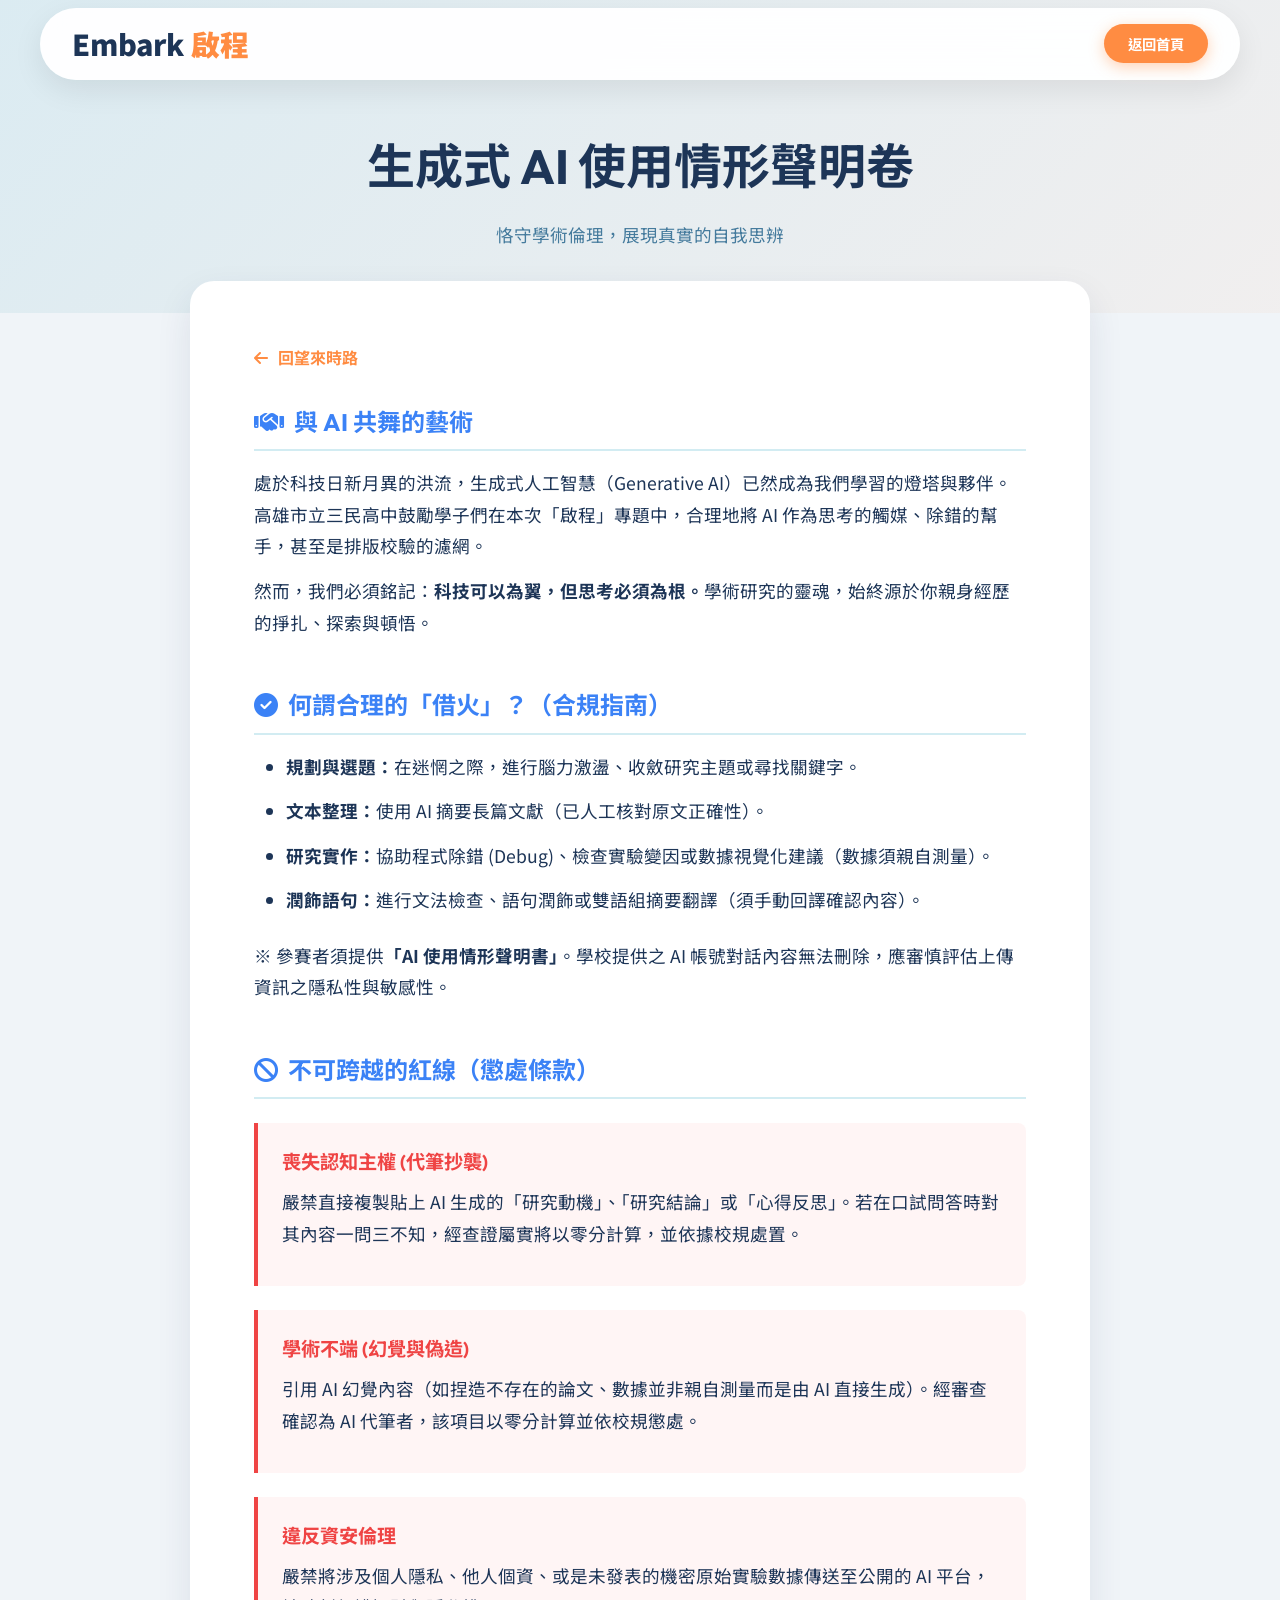
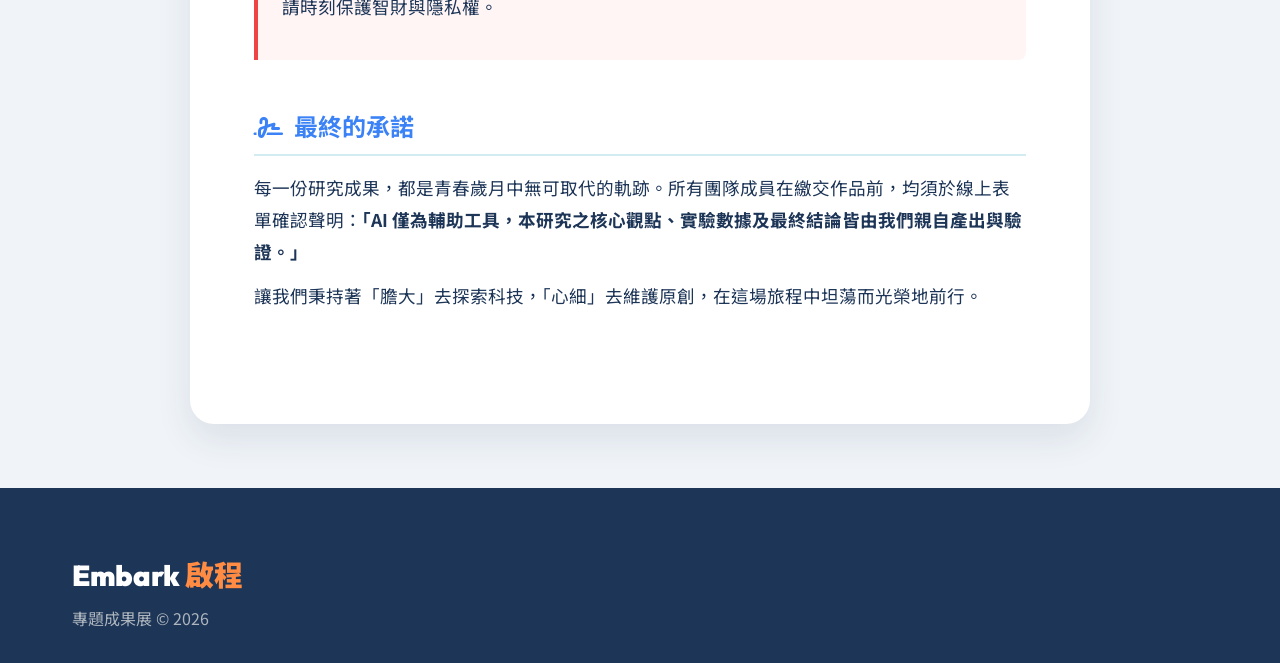
<file: ai-rules.html>
<!DOCTYPE html>
<html lang="zh-TW">
<head>
    <meta charset="UTF-8">
    <meta name="viewport" content="width=device-width, initial-scale=1.0">
    <title>AI 使用倫理聲明卷 | Embark 啟程</title>
    <link href="https://fonts.googleapis.com/css2?family=Noto+Sans+TC:wght@300;400;500;700;900&family=Outfit:wght@400;700;900&display=swap" rel="stylesheet">
    <link rel="stylesheet" href="https://cdnjs.cloudflare.com/ajax/libs/font-awesome/6.4.0/css/all.min.css">
    <link rel="stylesheet" href="css/style.css">
    <style>
        .page-header {
            padding: 8rem 0 4rem 0;
            background: linear-gradient(135deg, rgba(33, 158, 188, 0.1), rgba(255, 140, 66, 0.05));
            text-align: center;
        }
        .page-title {
            font-size: 3rem;
            color: var(--text-main);
            margin-bottom: 1rem;
        }
        .content-container {
            max-width: 900px;
            margin: -2rem auto 4rem auto;
            background: #fff;
            padding: 4rem;
            border-radius: 24px;
            box-shadow: var(--shadow-lg);
            position: relative;
            z-index: 10;
        }
        .text-section {
            margin-bottom: 3rem;
        }
        .text-section h3 {
            color: var(--secondary-color);
            font-size: 1.5rem;
            margin-bottom: 1rem;
            padding-bottom: 0.5rem;
            border-bottom: 2px solid rgba(33, 158, 188, 0.2);
            display: flex;
            align-items: center;
            gap: 10px;
        }
        .text-section p, .text-section li {
            font-size: 1.1rem;
            color: var(--text-main);
            line-height: 1.8;
            margin-bottom: 0.8rem;
        }
        .text-section ul {
            padding-left: 2rem;
            margin-bottom: 1.5rem;
        }
        .danger-box {
            background: rgba(239, 68, 68, 0.05);
            border-left: 4px solid #EF4444;
            padding: 1.5rem;
            border-radius: 0 8px 8px 0;
            margin: 1.5rem 0;
        }
        .danger-box h4 {
            color: #EF4444;
            margin-bottom: 0.5rem;
            font-size: 1.2rem;
        }
        .back-link {
            display: inline-flex;
            align-items: center;
            gap: 10px;
            color: var(--primary-color);
            font-weight: bold;
            margin-bottom: 2rem;
            transition: var(--transition);
        }
        .back-link:hover {
            transform: translateX(-5px);
        }
        @media (max-width: 768px) {
            .content-container { padding: 2rem; margin-top: 0; border-radius: 0; box-shadow: none; }
        }
    </style>
</head>
<body>

    <!-- Simple Navigation -->
    <nav id="navbar" class="scrolled">
        <div class="nav-container">
            <a href="index.html" class="logo">Embark <span>啟程</span></a>
            <a href="index.html" class="btn primary-btn" style="padding: 0.5rem 1.5rem; font-size: 0.9rem;">返回首頁</a>
        </div>
    </nav>

    <div class="page-header">
        <div class="container">
            <h1 class="page-title">生成式 AI 使用情形聲明卷</h1>
            <p class="section-subtitle">恪守學術倫理，展現真實的自我思辨</p>
        </div>
    </div>

    <div class="container">
        <div class="content-container">
            
            <a href="index.html" class="back-link"><i class="fas fa-arrow-left"></i> 回望來時路</a>

            <div class="text-section">
                <h3><i class="fas fa-handshake"></i> 與 AI 共舞的藝術</h3>
                <p>處於科技日新月異的洪流，生成式人工智慧（Generative AI）已然成為我們學習的燈塔與夥伴。高雄市立三民高中鼓勵學子們在本次「啟程」專題中，合理地將 AI 作為思考的觸媒、除錯的幫手，甚至是排版校驗的濾網。</p>
                <p>然而，我們必須銘記：<strong>科技可以為翼，但思考必須為根。</strong>學術研究的靈魂，始終源於你親身經歷的掙扎、探索與頓悟。</p>
            </div>

            <div class="text-section">
                <h3><i class="fas fa-check-circle"></i> 何謂合理的「借火」？（合規指南）</h3>
                <ul>
                    <li><strong>規劃與選題：</strong>在迷惘之際，進行腦力激盪、收斂研究主題或尋找關鍵字。</li>
                    <li><strong>文本整理：</strong>使用 AI 摘要長篇文獻（已人工核對原文正確性）。</li>
                    <li><strong>研究實作：</strong>協助程式除錯 (Debug)、檢查實驗變因或數據視覺化建議（數據須親自測量）。</li>
                    <li><strong>潤飾語句：</strong>進行文法檢查、語句潤飾或雙語組摘要翻譯（須手動回譯確認內容）。</li>
                </ul>
                <p>※ 參賽者須提供<strong>「AI 使用情形聲明書」</strong>。學校提供之 AI 帳號對話內容無法刪除，應審慎評估上傳資訊之隱私性與敏感性。</p>
            </div>

            <div class="text-section">
                <h3><i class="fas fa-ban"></i> 不可跨越的紅線（懲處條款）</h3>
                
                <div class="danger-box">
                    <h4>喪失認知主權 (代筆抄襲)</h4>
                    <p>嚴禁直接複製貼上 AI 生成的「研究動機」、「研究結論」或「心得反思」。若在口試問答時對其內容一問三不知，經查證屬實將以零分計算，並依據校規處置。</p>
                </div>

                <div class="danger-box">
                    <h4>學術不端 (幻覺與偽造)</h4>
                    <p>引用 AI 幻覺內容（如捏造不存在的論文、數據並非親自測量而是由 AI 直接生成）。經審查確認為 AI 代筆者，該項目以零分計算並依校規懲處。</p>
                </div>

                <div class="danger-box">
                    <h4>違反資安倫理</h4>
                    <p>嚴禁將涉及個人隱私、他人個資、或是未發表的機密原始實驗數據傳送至公開的 AI 平台，請時刻保護智財與隱私權。</p>
                </div>
            </div>

            <div class="text-section">
                <h3><i class="fas fa-signature"></i> 最終的承諾</h3>
                <p>每一份研究成果，都是青春歲月中無可取代的軌跡。所有團隊成員在繳交作品前，均須於線上表單確認聲明：<strong>「AI 僅為輔助工具，本研究之核心觀點、實驗數據及最終結論皆由我們親自產出與驗證。」</strong></p>
                <p>讓我們秉持著「膽大」去探索科技，「心細」去維護原創，在這場旅程中坦蕩而光榮地前行。</p>
            </div>

        </div>
    </div>

    <footer>
        <div class="footer-container">
            <div class="footer-logo">
                <h3>Embark <span>啟程</span></h3>
                <p>專題成果展 © 2026</p>
            </div>
        </div>
    </footer>

</body>
</html>
</file>
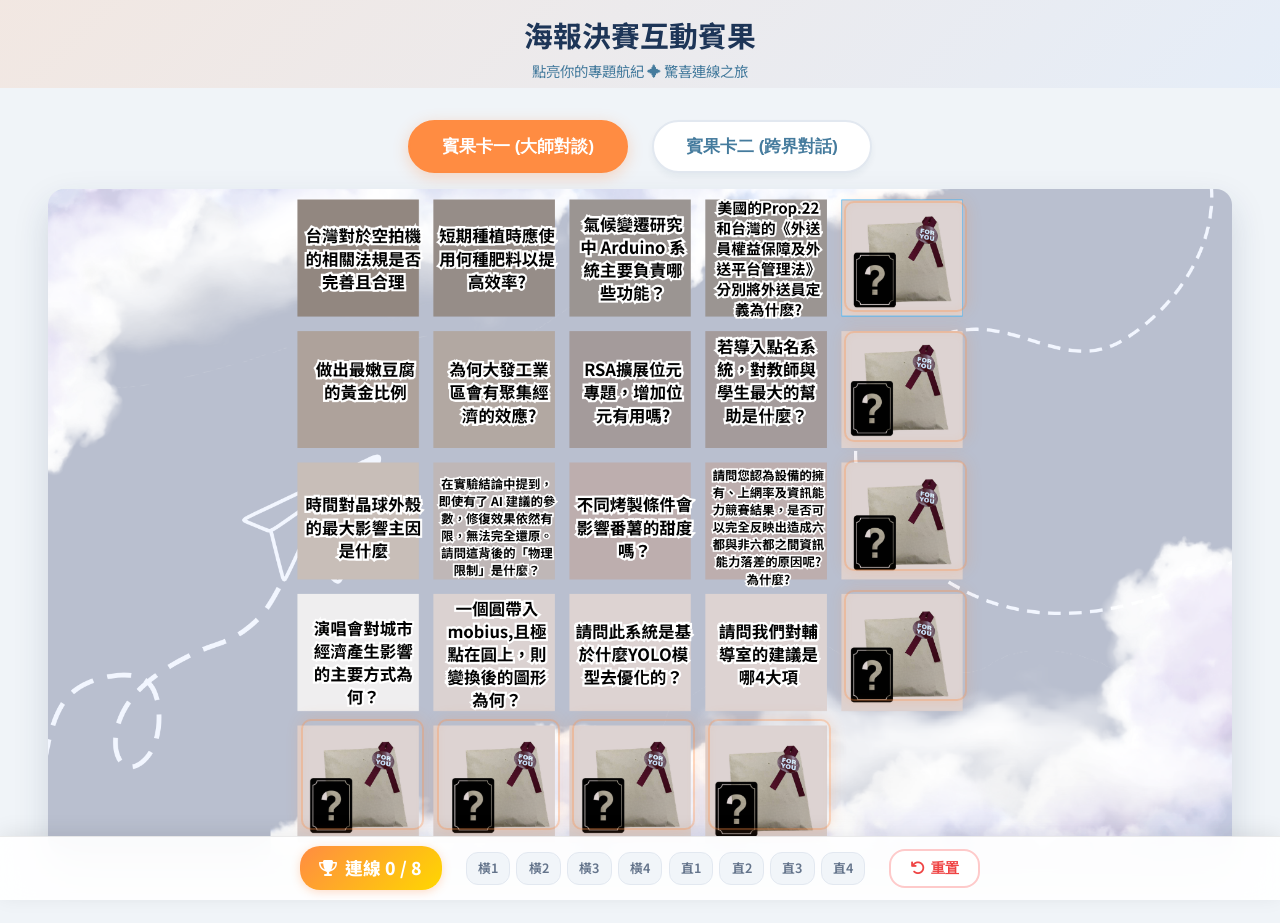
<file: bingo.html>
<!DOCTYPE html>
<html lang="zh-TW">
<head>
    <meta charset="UTF-8">
    <meta name="viewport" content="width=device-width, initial-scale=1.0">
    <title>互動賓果遊戲 | Embark 啟程</title>
    <!-- Google Fonts -->
    <link href="https://fonts.googleapis.com/css2?family=Noto+Sans+TC:wght@300;400;500;700;900&family=Outfit:wght@400;700;900&display=swap" rel="stylesheet">
    <!-- Font Awesome -->
    <link rel="stylesheet" href="https://cdnjs.cloudflare.com/ajax/libs/font-awesome/6.4.0/css/all.min.css">
    <!-- Custom CSS -->
    <link rel="stylesheet" href="css/style.css">
    <style>
        .page-header {
            padding: 8rem 0 3rem 0;
            background: linear-gradient(135deg, rgba(255, 140, 66, 0.12), rgba(59, 130, 246, 0.06));
            text-align: center;
        }
        .page-title {
            font-size: 3rem;
            color: var(--text-main);
            margin-bottom: 0.5rem;
        }
        .page-subtitle {
            font-size: 1.1rem;
            color: var(--text-light);
        }

        /* Board Selector Tabs */
        .board-selector {
            display: flex;
            justify-content: center;
            gap: 1.5rem;
            margin: 2rem auto;
            max-width: 600px;
        }

        .board-tab {
            padding: 0.8rem 2rem;
            font-size: 1.05rem;
            font-weight: 700;
            color: var(--text-light);
            background: #fff;
            border: 2px solid #e2e8f0;
            border-radius: 30px;
            cursor: pointer;
            transition: var(--transition);
            box-shadow: var(--shadow-sm);
        }

        .board-tab:hover {
            border-color: var(--primary-color);
            color: var(--primary-color);
            transform: translateY(-2px);
        }

        .board-tab.active {
            color: #fff;
            border-color: var(--primary-color);
            background: var(--primary-color);
            box-shadow: 0 4px 15px rgba(255, 140, 66, 0.3);
        }

        .board-tab.tab-blue.active {
            border-color: var(--secondary-color);
            background: var(--secondary-color);
            box-shadow: 0 4px 15px rgba(59, 130, 246, 0.3);
        }

        /* Layout — board-centric for touchscreen */
        .bingo-layout {
            display: flex;
            flex-direction: column;
            align-items: center;
            width: 100%;
            max-width: 100vw;
            padding: 0;
            margin: 0;
        }

        /* Board Styling — fill available viewport width */
        .board-container {
            background: transparent;
            padding: 0.5rem 1rem;
            border-radius: 0;
            box-shadow: none;
            position: relative;
            width: 100%;
            max-width: min(95vw, calc(95vh * 16 / 9));
        }
        
        .board-wrapper {
            position: relative;
            width: 100%;
            aspect-ratio: 16 / 9;
            background-size: 100% 100%;
            background-position: center;
            border-radius: 16px;
            box-shadow: 0 15px 35px rgba(29, 53, 87, 0.15);
            overflow: hidden;
            transition: background-image 0.5s ease-in-out;
        }

        .board-wrapper.theme-orange {
            background-image: url('3.png');
        }

        .board-wrapper.theme-blue {
            background-image: url('4.png');
        }

        /* Interactive Hotspots */
        .bingo-cell {
            position: absolute;
            cursor: pointer;
            user-select: none;
            transition: all 0.3s cubic-bezier(0.25, 0.8, 0.25, 1);
            border-radius: 10px;
            box-sizing: border-box;
            z-index: 5;
        }

        /* Glow ring on hover based on active theme */
        .theme-orange .bingo-cell:not(.corner-card):hover {
            transform: scale(1.02);
            box-shadow: 0 0 20px rgba(255, 140, 66, 0.5);
            border: 2px solid rgba(255, 140, 66, 0.6);
            background: rgba(255, 255, 255, 0.05);
        }

        .theme-blue .bingo-cell:not(.corner-card):hover {
            transform: scale(1.02);
            box-shadow: 0 0 20px rgba(59, 130, 246, 0.5);
            border: 2px solid rgba(59, 130, 246, 0.6);
            background: rgba(255, 255, 255, 0.05);
        }

        /* Text cell base border styling */
        .text-cell {
            border: 2.5px solid transparent;
            border-radius: 10px;
            transition: all 0.3s ease;
        }

        /* Clicked/Selected state (not yet completed in any line) */
        .theme-orange .text-cell.completed {
            border: 3px solid #FF8C42;
            box-shadow: 0 0 12px rgba(255, 140, 66, 0.4);
        }
        
        .theme-blue .text-cell.completed {
            border: 3px solid #3B82F6;
            box-shadow: 0 0 12px rgba(59, 130, 246, 0.4);
        }

        /* Completed Row Border (Horizontal dashed) */
        .theme-orange .text-cell.completed.in-completed-row {
            border-top: 4px dashed #FF8C42;
            border-bottom: 4px dashed #FF8C42;
            border-left: 3px solid transparent;
            border-right: 3px solid transparent;
            box-shadow: 0 0 18px rgba(255, 140, 66, 0.45);
            background: rgba(255, 140, 66, 0.06);
        }

        .theme-blue .text-cell.completed.in-completed-row {
            border-top: 4px dashed #3B82F6;
            border-bottom: 4px dashed #3B82F6;
            border-left: 3px solid transparent;
            border-right: 3px solid transparent;
            box-shadow: 0 0 18px rgba(59, 130, 246, 0.45);
            background: rgba(59, 130, 246, 0.06);
        }

        /* Completed Col Border (Vertical dashed) */
        .theme-orange .text-cell.completed.in-completed-col {
            border-left: 4px dashed #FF8C42;
            border-right: 4px dashed #FF8C42;
            border-top: 3px solid transparent;
            border-bottom: 3px solid transparent;
            box-shadow: 0 0 18px rgba(255, 140, 66, 0.45);
            background: rgba(255, 140, 66, 0.06);
        }

        .theme-blue .text-cell.completed.in-completed-col {
            border-left: 4px dashed #3B82F6;
            border-right: 4px dashed #3B82F6;
            border-top: 3px solid transparent;
            border-bottom: 3px solid transparent;
            box-shadow: 0 0 18px rgba(59, 130, 246, 0.45);
            background: rgba(59, 130, 246, 0.06);
        }

        /* Intersection (Both Row and Col Completed) - full dashed border + stronger fill */
        .theme-orange .text-cell.completed.in-completed-row.in-completed-col {
            border: 4px dashed #FF8C42;
            box-shadow: 0 0 25px rgba(255, 140, 66, 0.6);
            background: rgba(255, 140, 66, 0.12);
        }

        .theme-blue .text-cell.completed.in-completed-row.in-completed-col {
            border: 4px dashed #3B82F6;
            box-shadow: 0 0 25px rgba(59, 130, 246, 0.6);
            background: rgba(59, 130, 246, 0.12);
        }

        /* Checkmark icon - ONLY shown when BOTH row and col are completed! */
        .text-cell .cell-check {
            position: absolute;
            width: 32px;
            height: 32px;
            color: white;
            border-radius: 50%;
            display: flex;
            align-items: center;
            justify-content: center;
            font-size: 0.95rem;
            opacity: 0;
            top: 50%;
            left: 50%;
            transform: translate(-50%, -50%) scale(0.5);
            transition: all 0.3s cubic-bezier(0.34, 1.56, 0.64, 1);
            z-index: 7;
            pointer-events: none;
        }

        .theme-orange .text-cell .cell-check {
            background: #FF8C42;
            box-shadow: 0 4px 10px rgba(255, 140, 66, 0.4);
        }

        .theme-blue .text-cell .cell-check {
            background: #3B82F6;
            box-shadow: 0 4px 10px rgba(59, 130, 246, 0.4);
        }

        /* Visible ONLY when in-completed-row AND in-completed-col intersect! */
        .text-cell.completed.in-completed-row.in-completed-col .cell-check {
            opacity: 1;
            transform: translate(-50%, -50%) scale(1);
        }

        /* Gift Cells Base Styling */
        .gift-cell {
            transition: all 0.3s cubic-bezier(0.25, 0.8, 0.25, 1);
            display: flex;
            align-items: center;
            justify-content: center;
            border: 2px solid transparent;
            border-radius: 10px;
            cursor: pointer;
            overflow: hidden; /* to clip the shimmer sweep */
        }

        /* Unclaimed gift boxes breathing glow and subtle bobbing/scaling to entice players! */
        .theme-orange .gift-cell:not(.completed) {
            border: 2px solid rgba(255, 140, 66, 0.35);
            box-shadow: 0 0 15px rgba(255, 140, 66, 0.2), inset 0 0 8px rgba(255, 140, 66, 0.05);
            animation: giftEnticeOrange 3s infinite ease-in-out;
        }

        .theme-blue .gift-cell:not(.completed) {
            border: 2px solid rgba(59, 130, 246, 0.35);
            box-shadow: 0 0 15px rgba(59, 130, 246, 0.2), inset 0 0 8px rgba(59, 130, 246, 0.05);
            animation: giftEnticeBlue 3s infinite ease-in-out;
        }

        /* Hover states for unclaimed gift cells */
        .theme-orange .gift-cell:not(.completed):hover {
            transform: scale(1.06) !important;
            box-shadow: 0 0 30px rgba(255, 140, 66, 0.8), inset 0 0 15px rgba(255, 140, 66, 0.3) !important;
            border-color: #FF8C42 !important;
            z-index: 10;
        }

        .theme-blue .gift-cell:not(.completed):hover {
            transform: scale(1.06) !important;
            box-shadow: 0 0 30px rgba(59, 130, 246, 0.8), inset 0 0 15px rgba(59, 130, 246, 0.3) !important;
            border-color: #3B82F6 !important;
            z-index: 10;
        }

        /* Shimmer sweep effect on unclaimed gift cells (Holographic shiny bar effect) */
        .gift-cell:not(.completed)::before {
            content: '';
            position: absolute;
            top: 0;
            left: -150%;
            width: 60%;
            height: 100%;
            background: linear-gradient(
                90deg,
                rgba(255, 255, 255, 0) 0%,
                rgba(255, 255, 255, 0.35) 50%,
                rgba(255, 255, 255, 0) 100%
            );
            transform: skewX(-25deg);
            animation: giftShimmer 3.5s infinite linear;
            z-index: 6;
            pointer-events: none;
        }

        @keyframes giftShimmer {
            0% { left: -150%; }
            35% { left: 150%; }
            100% { left: 150%; }
        }

        @keyframes giftEnticeOrange {
            0% {
                box-shadow: 0 0 10px rgba(255, 140, 66, 0.15), inset 0 0 5px rgba(255, 140, 66, 0.03);
                border-color: rgba(255, 140, 66, 0.3);
                transform: scale(1);
            }
            50% {
                box-shadow: 0 0 25px rgba(255, 140, 66, 0.65), inset 0 0 15px rgba(255, 140, 66, 0.25);
                border-color: rgba(255, 140, 66, 0.95);
                transform: scale(1.03);
            }
            100% {
                box-shadow: 0 0 10px rgba(255, 140, 66, 0.15), inset 0 0 5px rgba(255, 140, 66, 0.03);
                border-color: rgba(255, 140, 66, 0.3);
                transform: scale(1);
            }
        }

        @keyframes giftEnticeBlue {
            0% {
                box-shadow: 0 0 10px rgba(59, 130, 246, 0.15), inset 0 0 5px rgba(59, 130, 246, 0.03);
                border-color: rgba(59, 130, 246, 0.3);
                transform: scale(1);
            }
            50% {
                box-shadow: 0 0 25px rgba(59, 130, 246, 0.65), inset 0 0 15px rgba(59, 130, 246, 0.25);
                border-color: rgba(59, 130, 246, 0.95);
                transform: scale(1.03);
            }
            100% {
                box-shadow: 0 0 10px rgba(59, 130, 246, 0.15), inset 0 0 5px rgba(59, 130, 246, 0.03);
                border-color: rgba(59, 130, 246, 0.3);
                transform: scale(1);
            }
        }

        /* Gift Claimed (completed row/column) -> Heavy desaturated + dark overlay */
        .gift-cell.completed {
            backdrop-filter: grayscale(100%) brightness(0.5) contrast(0.7);
            -webkit-backdrop-filter: grayscale(100%) brightness(0.5) contrast(0.7);
            background: rgba(0, 0, 0, 0.45);
            border: 3px solid #475569;
            box-shadow: inset 0 0 20px rgba(0,0,0,0.5);
            animation: none !important;
            cursor: default;
        }

        /* "已領取" stamp on claimed gifts */
        .gift-cell.completed::after {
            content: '已領取';
            position: absolute;
            top: 50%;
            left: 50%;
            transform: translate(-50%, -50%) rotate(-15deg);
            font-size: 1.1rem;
            font-weight: 900;
            color: rgba(255, 255, 255, 0.85);
            background: rgba(239, 68, 68, 0.8);
            padding: 0.2rem 0.8rem;
            border-radius: 6px;
            letter-spacing: 3px;
            z-index: 8;
            pointer-events: none;
            text-shadow: 0 1px 3px rgba(0,0,0,0.3);
            box-shadow: 0 2px 8px rgba(239, 68, 68, 0.4);
        }

        .gift-cell .gift-icon-overlay {
            color: #cbd5e1; /* light gray icon */
            font-size: 1.5rem;
            position: absolute;
            top: 50%;
            left: 50%;
            transform: translate(-50%, -50%) scale(0.5);
            opacity: 0;
            transition: all 0.3s cubic-bezier(0.34, 1.56, 0.64, 1);
            z-index: 7;
            pointer-events: none;
        }

        .gift-cell.completed .gift-icon-overlay {
            opacity: 1;
            transform: translate(-50%, -50%) scale(1);
        }

        @keyframes pulseGlowOrange {
            from { box-shadow: 0 0 8px rgba(255, 140, 66, 0.3); border-color: rgba(255, 140, 66, 0.5); }
            to { box-shadow: 0 0 20px rgba(255, 140, 66, 0.6); border-color: rgba(255, 140, 66, 1); }
        }

        @keyframes pulseGlowBlue {
            from { box-shadow: 0 0 8px rgba(59, 130, 246, 0.3); border-color: rgba(59, 130, 246, 0.5); }
            to { box-shadow: 0 0 20px rgba(59, 130, 246, 0.6); border-color: rgba(59, 130, 246, 1); }
        }

        /* 3D Flip Card for Corner Cell */
        .corner-card {
            perspective: 1000px;
        }
        
        .card-inner {
            position: relative;
            width: 100%;
            height: 100%;
            transition: transform 0.6s cubic-bezier(0.4, 0, 0.2, 1);
            transform-style: preserve-3d;
            border-radius: 10px;
        }

        .theme-orange .corner-card:hover .card-inner:not(.flipped) {
            transform: scale(1.02);
            box-shadow: 0 0 20px rgba(255, 140, 66, 0.5);
        }

        .theme-blue .corner-card:hover .card-inner:not(.flipped) {
            transform: scale(1.02);
            box-shadow: 0 0 20px rgba(59, 130, 246, 0.5);
        }

        .corner-card.flipped .card-inner {
            transform: rotateY(180deg);
        }

        .card-front, .card-back {
            position: absolute;
            width: 100%;
            height: 100%;
            -webkit-backface-visibility: hidden;
            backface-visibility: hidden;
            border-radius: 10px;
            overflow: hidden;
        }

        .card-front {
            background: transparent;
            cursor: pointer;
        }

        /* Card back shows cropped logo card from 4.png */
        .card-back {
            transform: rotateY(180deg);
        }

        .theme-orange .card-back {
            border: 2px solid #FF8C42;
            box-shadow: 0 0 20px rgba(255, 140, 66, 0.5);
        }

        .theme-blue .card-back {
            border: 2px solid #3B82F6;
            box-shadow: 0 0 20px rgba(59, 130, 246, 0.5);
        }

        .card-back img {
            width: 100%;
            height: 100%;
            object-fit: cover;
            display: block;
        }

        /* SVG Line overlays */
        .bingo-svg {
            position: absolute;
            top: 0;
            left: 0;
            width: 100%;
            height: 100%;
            pointer-events: none;
            z-index: 10;
        }

        .bingo-line {
            stroke: url(#glow-grad);
            stroke-width: 12;
            stroke-linecap: round;
            filter: url(#glow-filter);
            opacity: 0;
            transition: opacity 0.4s ease;
            stroke-dasharray: 1200;
            stroke-dashoffset: 1200;
        }

        .bingo-line.active {
            opacity: 1;
            animation: drawLine 0.8s forwards cubic-bezier(0.25, 0.8, 0.25, 1);
        }

        @keyframes drawLine {
            to {
                stroke-dashoffset: 0;
            }
        }

        /* Info Panel */
        .info-panel {
            background: #fff;
            padding: 2.5rem;
            border-radius: 24px;
            box-shadow: var(--shadow-lg);
            border: 1px solid rgba(59, 130, 246, 0.05);
        }

        .info-title {
            font-size: 1.6rem;
            color: var(--text-main);
            margin-bottom: 1.2rem;
            display: flex;
            align-items: center;
            gap: 10px;
        }

        .info-title i {
            color: var(--primary-color);
        }

        .rules-list {
            list-style: none;
            padding: 0;
            margin-bottom: 2rem;
        }

        .rules-list li {
            position: relative;
            padding-left: 1.5rem;
            margin-bottom: 0.8rem;
            font-size: 0.95rem;
            color: var(--text-light);
            line-height: 1.6;
        }

        .rules-list li::before {
            content: '✦';
            position: absolute;
            left: 0;
            color: var(--primary-color);
        }

        /* Stats Card */
        .stats-box {
            background: linear-gradient(135deg, rgba(255, 140, 66, 0.05), rgba(59, 130, 246, 0.04));
            border-left: 5px solid var(--primary-color);
            padding: 1.5rem;
            border-radius: 0 16px 16px 0;
            margin-bottom: 2rem;
            text-align: center;
            transition: border-color 0.3s;
        }

        .theme-blue-ui .stats-box {
            border-left-color: var(--secondary-color);
        }

        .stat-number {
            font-size: 3.5rem;
            font-weight: 900;
            color: var(--text-main);
            font-family: 'Outfit', sans-serif;
            line-height: 1;
            margin-bottom: 0.5rem;
        }

        .stat-label {
            font-size: 0.95rem;
            font-weight: 700;
            color: var(--text-light);
        }

        /* Connections Tracker */
        .tracker-section {
            margin-bottom: 2rem;
        }

        .tracker-title {
            font-size: 1rem;
            font-weight: 700;
            color: var(--text-main);
            margin-bottom: 0.8rem;
        }

        .tracker-grid {
            display: grid;
            grid-template-columns: repeat(2, 1fr);
            gap: 0.6rem;
        }

        .tracker-item {
            background: #f8fafc;
            border: 1px solid #e2e8f0;
            padding: 0.6rem 0.8rem;
            border-radius: 8px;
            font-size: 0.85rem;
            color: var(--text-light);
            display: flex;
            align-items: center;
            gap: 8px;
            transition: var(--transition);
        }

        .tracker-item.active {
            background: rgba(220, 252, 231, 0.6);
            border-color: #86efac;
            color: #166534;
            font-weight: bold;
        }

        .tracker-item i {
            font-size: 0.9rem;
        }

        .tracker-item.active i {
            color: #15803d;
        }

        /* Buttons */
        .btn-reset {
            width: 100%;
            background: #fff;
            color: #ef4444;
            border: 2px solid #fecaca;
            padding: 0.9rem;
            border-radius: 12px;
            font-weight: 700;
            font-size: 1rem;
            cursor: pointer;
            display: inline-flex;
            align-items: center;
            justify-content: center;
            gap: 8px;
            transition: var(--transition);
        }

        .btn-reset:hover {
            background: #fef2f2;
            border-color: #fca5a5;
            transform: translateY(-2px);
        }

        /* Confetti Canvas */
        #confetti-canvas {
            position: fixed;
            top: 0;
            left: 0;
            width: 100vw;
            height: 100vh;
            pointer-events: none;
            z-index: 1000;
        }

        /* Floating bottom control bar */
        .bottom-bar {
            position: fixed;
            bottom: 0;
            left: 0;
            right: 0;
            z-index: 100;
            background: rgba(255, 255, 255, 0.92);
            backdrop-filter: blur(16px);
            -webkit-backdrop-filter: blur(16px);
            border-top: 1px solid rgba(0,0,0,0.08);
            box-shadow: 0 -4px 20px rgba(0,0,0,0.08);
            display: flex;
            align-items: center;
            justify-content: center;
            gap: 1.5rem;
            padding: 0.6rem 2rem;
            flex-wrap: wrap;
        }

        .bottom-bar .stat-chip {
            display: flex;
            align-items: center;
            gap: 8px;
            background: linear-gradient(135deg, #FF8C42, #FFD700);
            color: #fff;
            padding: 0.5rem 1.2rem;
            border-radius: 20px;
            font-weight: 800;
            font-size: 1.1rem;
            box-shadow: 0 2px 10px rgba(255, 140, 66, 0.3);
        }

        .bottom-bar .stat-chip i {
            font-size: 1rem;
        }

        .bottom-bar .tracker-pills {
            display: flex;
            gap: 0.4rem;
            flex-wrap: wrap;
        }

        .bottom-bar .tracker-pill {
            padding: 0.35rem 0.7rem;
            border-radius: 12px;
            font-size: 0.8rem;
            font-weight: 600;
            background: #f1f5f9;
            color: #64748b;
            border: 1px solid #e2e8f0;
            transition: all 0.3s;
            white-space: nowrap;
        }

        .bottom-bar .tracker-pill.active {
            background: #dcfce7;
            color: #166534;
            border-color: #86efac;
        }

        .bottom-bar .btn-reset-sm {
            background: #fff;
            color: #ef4444;
            border: 2px solid #fecaca;
            padding: 0.5rem 1.2rem;
            border-radius: 16px;
            font-weight: 700;
            font-size: 0.9rem;
            cursor: pointer;
            display: inline-flex;
            align-items: center;
            gap: 6px;
            transition: all 0.2s;
        }

        .bottom-bar .btn-reset-sm:hover {
            background: #fef2f2;
            border-color: #fca5a5;
        }

        /* Hide old info-panel completely */
        .info-panel {
            display: none !important;
        }

        /* Slim header for touchscreen */
        .page-header {
            padding: 0.8rem 0 0.4rem 0 !important;
        }
        .page-title {
            font-size: 1.8rem !important;
            margin-bottom: 0 !important;
        }
        .page-subtitle {
            font-size: 0.9rem !important;
            margin-bottom: 0 !important;
        }

        /* Tabs compact */
        .board-selector {
            margin-bottom: 0.5rem !important;
            padding: 0 !important;
        }

        /* Make body pad for bottom bar */
        body {
            padding-bottom: 60px;
        }

        /* Hide old footer and navbar on this page */
        .footer, #navbar {
            display: none !important;
        }

        /* Touch-friendly: enlarge touch area on cells */
        .bingo-cell {
            touch-action: manipulation;
            -webkit-tap-highlight-color: rgba(0,0,0,0);
        }
    </style>
</head>
<body>

    <!-- Confetti Canvas -->
    <canvas id="confetti-canvas"></canvas>

    <!-- Navigation -->
    <nav id="navbar" class="scrolled">
        <div class="nav-container">
            <a href="index.html" class="logo">Embark <span>啟程</span></a>
            <div style="display: flex; gap: 10px;">
                <a href="index.html" class="btn primary-btn" style="padding: 0.5rem 1.5rem; font-size: 0.9rem;">返回首頁</a>
            </div>
        </div>
    </nav>

    <!-- Header -->
    <div class="page-header">
        <div class="container">
            <h1 class="page-title">海報決賽互動賓果</h1>
            <p class="page-subtitle">點亮你的專題航紀 ✦ 驚喜連線之旅</p>
        </div>
    </div>

    <!-- Board Selector Tabs -->
    <div class="board-selector">
        <button class="board-tab active" id="tab-a" onclick="switchBoard('A')">賓果卡一 (大師對談)</button>
        <button class="board-tab tab-blue" id="tab-b" onclick="switchBoard('B')">賓果卡二 (跨界對話)</button>
    </div>

    <!-- Main Content Layout -->
    <div class="bingo-layout" id="bingo-layout-container">
        
        <!-- Left: Bingo Grid Board -->
        <div class="board-container">
            <div class="board-wrapper theme-orange" id="board-wrapper">
                <!-- SVG Line Overlays -->
                <svg class="bingo-svg" viewBox="0 0 1920 1080">
                    <defs>
                        <linearGradient id="glow-grad" x1="0%" y1="0%" x2="100%" y2="100%">
                            <!-- Colors set dynamically based on theme -->
                            <stop offset="0%" stop-color="#FF8C42" />
                            <stop offset="100%" stop-color="#FFD700" />
                        </linearGradient>
                        <filter id="glow-filter" x="-20%" y="-20%" width="140%" height="140%">
                            <feGaussianBlur stdDeviation="8" result="blur" />
                            <feMerge>
                                <feMergeNode in="blur" />
                                <feMergeNode in="SourceGraphic" />
                            </feMerge>
                        </filter>
                    </defs>
                    <!-- Horizontal Rows (Row 0 to 3) -->
                    <line id="line-r0" class="bingo-line" x1="410" y1="110" x2="1270" y2="110" />
                    <line id="line-r1" class="bingo-line" x1="410" y1="320" x2="1270" y2="320" />
                    <line id="line-r2" class="bingo-line" x1="410" y1="530" x2="1270" y2="530" />
                    <line id="line-r3" class="bingo-line" x1="410" y1="740" x2="1270" y2="740" />
                    
                    <!-- Vertical Columns (Col 0 to 3) -->
                    <line id="line-c0" class="bingo-line" x1="510" y1="20" x2="510" y2="830" />
                    <line id="line-c1" class="bingo-line" x1="730" y1="20" x2="730" y2="830" />
                    <line id="line-c2" class="bingo-line" x1="950" y1="20" x2="950" y2="830" />
                    <line id="line-c3" class="bingo-line" x1="1170" y1="20" x2="1170" y2="830" />
                </svg>

                <!-- Interactive overlay hotspots for the 5x5 grid -->
                <!-- 16 Text cells (Idx 0-15) -->
                <!-- Row 0 -->
                <div class="bingo-cell text-cell" data-idx="0" style="left: 21.3542%; top: 1.8519%; width: 10.4167%; height: 16.6667%;">
                    <div class="cell-check"><i class="fas fa-check"></i></div>
                </div>
                <div class="bingo-cell text-cell" data-idx="1" style="left: 32.8125%; top: 1.8519%; width: 10.4167%; height: 16.6667%;">
                    <div class="cell-check"><i class="fas fa-check"></i></div>
                </div>
                <div class="bingo-cell text-cell" data-idx="2" style="left: 44.2708%; top: 1.8519%; width: 10.4167%; height: 16.6667%;">
                    <div class="cell-check"><i class="fas fa-check"></i></div>
                </div>
                <div class="bingo-cell text-cell" data-idx="3" style="left: 55.7292%; top: 1.8519%; width: 10.4167%; height: 16.6667%;">
                    <div class="cell-check"><i class="fas fa-check"></i></div>
                </div>
                <!-- Row 1 -->
                <div class="bingo-cell text-cell" data-idx="4" style="left: 21.3542%; top: 21.2963%; width: 10.4167%; height: 16.6667%;">
                    <div class="cell-check"><i class="fas fa-check"></i></div>
                </div>
                <div class="bingo-cell text-cell" data-idx="5" style="left: 32.8125%; top: 21.2963%; width: 10.4167%; height: 16.6667%;">
                    <div class="cell-check"><i class="fas fa-check"></i></div>
                </div>
                <div class="bingo-cell text-cell" data-idx="6" style="left: 44.2708%; top: 21.2963%; width: 10.4167%; height: 16.6667%;">
                    <div class="cell-check"><i class="fas fa-check"></i></div>
                </div>
                <div class="bingo-cell text-cell" data-idx="7" style="left: 55.7292%; top: 21.2963%; width: 10.4167%; height: 16.6667%;">
                    <div class="cell-check"><i class="fas fa-check"></i></div>
                </div>
                <!-- Row 2 -->
                <div class="bingo-cell text-cell" data-idx="8" style="left: 21.3542%; top: 40.7407%; width: 10.4167%; height: 16.6667%;">
                    <div class="cell-check"><i class="fas fa-check"></i></div>
                </div>
                <div class="bingo-cell text-cell" data-idx="9" style="left: 32.8125%; top: 40.7407%; width: 10.4167%; height: 16.6667%;">
                    <div class="cell-check"><i class="fas fa-check"></i></div>
                </div>
                <div class="bingo-cell text-cell" data-idx="10" style="left: 44.2708%; top: 40.7407%; width: 10.4167%; height: 16.6667%;">
                    <div class="cell-check"><i class="fas fa-check"></i></div>
                </div>
                <div class="bingo-cell text-cell" data-idx="11" style="left: 55.7292%; top: 40.7407%; width: 10.4167%; height: 16.6667%;">
                    <div class="cell-check"><i class="fas fa-check"></i></div>
                </div>
                <!-- Row 3 -->
                <div class="bingo-cell text-cell" data-idx="12" style="left: 21.3542%; top: 60.1852%; width: 10.4167%; height: 16.6667%;">
                    <div class="cell-check"><i class="fas fa-check"></i></div>
                </div>
                <div class="bingo-cell text-cell" data-idx="13" style="left: 32.8125%; top: 60.1852%; width: 10.4167%; height: 16.6667%;">
                    <div class="cell-check"><i class="fas fa-check"></i></div>
                </div>
                <div class="bingo-cell text-cell" data-idx="14" style="left: 44.2708%; top: 60.1852%; width: 10.4167%; height: 16.6667%;">
                    <div class="cell-check"><i class="fas fa-check"></i></div>
                </div>
                <div class="bingo-cell text-cell" data-idx="15" style="left: 55.7292%; top: 60.1852%; width: 10.4167%; height: 16.6667%;">
                    <div class="cell-check"><i class="fas fa-check"></i></div>
                </div>

                <!-- 8 Gift Cells (4 Right Column, 4 Bottom Row) -->
                <!-- Right column row-control gifts -->
                <div class="bingo-cell gift-cell" data-gift-type="row" data-gift-idx="0" style="left: 67.1875%; top: 1.8519%; width: 10.4167%; height: 16.6667%;">
                    <div class="gift-icon-overlay"><i class="fas fa-gift"></i></div>
                </div>
                <div class="bingo-cell gift-cell" data-gift-type="row" data-gift-idx="1" style="left: 67.1875%; top: 21.2963%; width: 10.4167%; height: 16.6667%;">
                    <div class="gift-icon-overlay"><i class="fas fa-gift"></i></div>
                </div>
                <div class="bingo-cell gift-cell" data-gift-type="row" data-gift-idx="2" style="left: 67.1875%; top: 40.7407%; width: 10.4167%; height: 16.6667%;">
                    <div class="gift-icon-overlay"><i class="fas fa-gift"></i></div>
                </div>
                <div class="bingo-cell gift-cell" data-gift-type="row" data-gift-idx="3" style="left: 67.1875%; top: 60.1852%; width: 10.4167%; height: 16.6667%;">
                    <div class="gift-icon-overlay"><i class="fas fa-gift"></i></div>
                </div>
                <!-- Bottom row col-control gifts -->
                <div class="bingo-cell gift-cell" data-gift-type="col" data-gift-idx="0" style="left: 21.3542%; top: 79.6296%; width: 10.4167%; height: 16.6667%;">
                    <div class="gift-icon-overlay"><i class="fas fa-gift"></i></div>
                </div>
                <div class="bingo-cell gift-cell" data-gift-type="col" data-gift-idx="1" style="left: 32.8125%; top: 79.6296%; width: 10.4167%; height: 16.6667%;">
                    <div class="gift-icon-overlay"><i class="fas fa-gift"></i></div>
                </div>
                <div class="bingo-cell gift-cell" data-gift-type="col" data-gift-idx="2" style="left: 44.2708%; top: 79.6296%; width: 10.4167%; height: 16.6667%;">
                    <div class="gift-icon-overlay"><i class="fas fa-gift"></i></div>
                </div>
                <div class="bingo-cell gift-cell" data-gift-type="col" data-gift-idx="3" style="left: 55.7292%; top: 79.6296%; width: 10.4167%; height: 16.6667%;">
                    <div class="gift-icon-overlay"><i class="fas fa-gift"></i></div>
                </div>

                <!-- Bottom-Right Corner Card (3D Flip Card) -->
                <div class="bingo-cell corner-card" id="corner-card" style="left: 67.1875%; top: 79.6296%; width: 10.4167%; height: 16.6667%;">
                    <div class="card-inner" id="corner-card-inner">
                        <div class="card-front"></div>
                        <div class="card-back">
                            <img src="images/center_logo.png" alt="Embark Logo">
                        </div>
                    </div>
                </div>
            </div>
        </div>

        <!-- Right: Info Panel (hidden, kept for JS references) -->
        <div class="info-panel" id="info-panel-container">
            <div class="tracker-grid">
                <div class="tracker-item" id="track-r0"><i class="far fa-circle"></i> 第一橫列</div>
                <div class="tracker-item" id="track-r1"><i class="far fa-circle"></i> 第二橫列</div>
                <div class="tracker-item" id="track-r2"><i class="far fa-circle"></i> 第三橫列</div>
                <div class="tracker-item" id="track-r3"><i class="far fa-circle"></i> 第四橫列</div>
                <div class="tracker-item" id="track-c0"><i class="far fa-circle"></i> 第一直行</div>
                <div class="tracker-item" id="track-c1"><i class="far fa-circle"></i> 第二直行</div>
                <div class="tracker-item" id="track-c2"><i class="far fa-circle"></i> 第三直行</div>
                <div class="tracker-item" id="track-c3"><i class="far fa-circle"></i> 第四直行</div>
            </div>
        </div>

    </div>

    <!-- Floating Bottom Control Bar -->
    <div class="bottom-bar">
        <div class="stat-chip">
            <i class="fas fa-trophy"></i>
            <span>連線 <span id="line-count">0</span> / 8</span>
        </div>
        <div class="tracker-pills">
            <span class="tracker-pill" id="pill-r0">橫1</span>
            <span class="tracker-pill" id="pill-r1">橫2</span>
            <span class="tracker-pill" id="pill-r2">橫3</span>
            <span class="tracker-pill" id="pill-r3">橫4</span>
            <span class="tracker-pill" id="pill-c0">直1</span>
            <span class="tracker-pill" id="pill-c1">直2</span>
            <span class="tracker-pill" id="pill-c2">直3</span>
            <span class="tracker-pill" id="pill-c3">直4</span>
        </div>
        <button class="btn-reset-sm" onclick="confirmReset()"><i class="fas fa-undo"></i> 重置</button>
    </div>

    <!-- Footer -->
    <footer class="footer" style="text-align: center; padding: 2rem; color: var(--text-light); font-size: 0.85rem; background: #fff; border-top: 1px solid #e2e8f0; margin-top: auto;">
        <p>高雄市立三民高級中學 第六屆專題成果展 &copy; 2025 Embark 啟程</p>
    </footer>

    <!-- Game Scripts -->
    <script>
        // Store cell states separately for Board A and Board B in localStorage
        const STORAGE_KEY_PREFIX = 'embark_bingo_state_v2_';
        let currentBoard = 'A'; // 'A' or 'B'
        
        // State model: 16 text cells (booleans) + 1 corner cell (boolean)
        let cellStates = Array(16).fill(false);
        let cornerState = false;

        // Define the 8 possible bingo winning lines (4 rows, 4 columns, no diagonals)
        const lines = [
            { id: 'r0', name: '第一橫列', cells: [0, 1, 2, 3], lineId: 'line-r0', trackId: 'track-r0' },
            { id: 'r1', name: '第二橫列', cells: [4, 5, 6, 7], lineId: 'line-r1', trackId: 'track-r1' },
            { id: 'r2', name: '第三橫列', cells: [8, 9, 10, 11], lineId: 'line-r2', trackId: 'track-r2' },
            { id: 'r3', name: '第四橫列', cells: [12, 13, 14, 15], lineId: 'line-r3', trackId: 'track-r3' },
            { id: 'c0', name: '第一直行', cells: [0, 4, 8, 12], lineId: 'line-c0', trackId: 'track-c0' },
            { id: 'c1', name: '第二直行', cells: [1, 5, 9, 13], lineId: 'line-c1', trackId: 'track-c1' },
            { id: 'c2', name: '第三直行', cells: [2, 6, 10, 14], lineId: 'line-c2', trackId: 'track-c2' },
            { id: 'c3', name: '第四直行', cells: [3, 7, 11, 15], lineId: 'line-c3', trackId: 'track-c3' }
        ];

        // Switch boards (Tab A = Orange, Tab B = Blue)
        function switchBoard(boardId) {
            if (currentBoard === boardId) return;
            
            // Update tabs active state
            document.getElementById('tab-a').classList.toggle('active', boardId === 'A');
            document.getElementById('tab-b').classList.toggle('active', boardId === 'B');
            
            // Update wrapper class for theme styles
            const wrapper = document.getElementById('board-wrapper');
            const layout = document.getElementById('bingo-layout-container');
            if (boardId === 'A') {
                wrapper.className = 'board-wrapper theme-orange';
                layout.className = 'bingo-layout'; // resets theme color classes on container
                // Update SVG gradient stops
                document.querySelector('#glow-grad stop:first-child').setAttribute('stop-color', '#FF8C42');
                document.querySelector('#glow-grad stop:last-child').setAttribute('stop-color', '#FFD700');
            } else {
                wrapper.className = 'board-wrapper theme-blue';
                layout.className = 'bingo-layout theme-blue-ui';
                // Update SVG gradient stops
                document.querySelector('#glow-grad stop:first-child').setAttribute('stop-color', '#3B82F6');
                document.querySelector('#glow-grad stop:last-child').setAttribute('stop-color', '#22D3EE');
            }
            
            currentBoard = boardId;
            loadState();
        }

        // Load state from localStorage
        function loadState() {
            const storedCells = localStorage.getItem(STORAGE_KEY_PREFIX + currentBoard + '_cells');
            const storedCorner = localStorage.getItem(STORAGE_KEY_PREFIX + currentBoard + '_corner');
            
            if (storedCells) {
                try {
                    cellStates = JSON.parse(storedCells);
                } catch(e) {
                    cellStates = Array(16).fill(false);
                }
            } else {
                cellStates = Array(16).fill(false);
            }
            
            cornerState = storedCorner === 'true';
            
            updateUI();
        }

        // Save state to localStorage
        function saveState() {
            localStorage.setItem(STORAGE_KEY_PREFIX + currentBoard + '_cells', JSON.stringify(cellStates));
            localStorage.setItem(STORAGE_KEY_PREFIX + currentBoard + '_corner', cornerState.toString());
        }

        // Toggle text cell selection
        function toggleCell(idx) {
            cellStates[idx] = !cellStates[idx];
            saveState();
            updateUI();
            
            if (cellStates[idx]) {
                const cellEl = document.querySelector(`.text-cell[data-idx="${idx}"]`);
                const rect = cellEl.getBoundingClientRect();
                spawnLocalParticles(rect.left + rect.width/2, rect.top + rect.height/2);
            }
        }

        // Toggle entire row or column via gift card click
        function toggleGiftLine(type, index) {
            let cellsInLine = [];
            if (type === 'row') {
                cellsInLine = [index * 4, index * 4 + 1, index * 4 + 2, index * 4 + 3];
            } else {
                cellsInLine = [index, index + 4, index + 8, index + 12];
            }
            
            // Check if line is already fully completed
            const isFullyCompleted = cellsInLine.every(idx => cellStates[idx]);
            
            // Toggle all cells in this line
            cellsInLine.forEach(idx => {
                cellStates[idx] = !isFullyCompleted;
            });
            
            saveState();
            updateUI();
            
            // If the line was completed, spawn particles at the gift box!
            if (!isFullyCompleted) {
                const giftEl = document.querySelector(`.gift-cell[data-gift-type="${type}"][data-gift-idx="${index}"]`);
                const rect = giftEl.getBoundingClientRect();
                spawnLocalParticles(rect.left + rect.width/2, rect.top + rect.height/2);
            }
        }

        // Toggle corner card
        function toggleCorner() {
            cornerState = !cornerState;
            saveState();
            updateUI();
            
            if (cornerState) {
                const cornerEl = document.getElementById('corner-card');
                const rect = cornerEl.getBoundingClientRect();
                spawnLocalParticles(rect.left + rect.width/2, rect.top + rect.height/2);
                triggerCelebration();
            }
        }

        // Update UI displays
        let lastCompletedLinesCount = 0;
        function updateUI() {
            let activeLinesCount = 0;
            
            // Check completed rows and cols
            const completedRows = [];
            for (let r = 0; r < 4; r++) {
                const isRowCompleted = [r*4, r*4+1, r*4+2, r*4+3].every(idx => cellStates[idx]);
                completedRows.push(isRowCompleted);
            }
            const completedCols = [];
            for (let c = 0; c < 4; c++) {
                const isColCompleted = [c, c+4, c+8, c+12].every(idx => cellStates[idx]);
                completedCols.push(isColCompleted);
            }

            // 1. Update text cells
            cellStates.forEach((isCompleted, idx) => {
                const cellEl = document.querySelector(`.text-cell[data-idx="${idx}"]`);
                if (cellEl) {
                    cellEl.classList.toggle('completed', isCompleted);
                    
                    const row = Math.floor(idx / 4);
                    const col = idx % 4;
                    
                    cellEl.classList.toggle('in-completed-row', completedRows[row]);
                    cellEl.classList.toggle('in-completed-col', completedCols[col]);
                }
            });

            // 2. Update corner card flip state
            const cornerEl = document.getElementById('corner-card');
            const cornerInner = document.getElementById('corner-card-inner');
            if (cornerState) {
                cornerEl.classList.add('completed');
                cornerInner.classList.add('flipped');
            } else {
                cornerEl.classList.remove('completed');
                cornerInner.classList.remove('flipped');
            }

            // 3. Update lines and tracking checklist
            lines.forEach(line => {
                const isLineCompleted = line.cells.every(idx => cellStates[idx]);
                const lineEl = document.getElementById(line.lineId);
                const trackEl = document.getElementById(line.trackId);
                
                if (isLineCompleted) {
                    activeLinesCount++;
                    lineEl.classList.add('active');
                    trackEl.classList.add('active');
                    trackEl.querySelector('i').className = 'fas fa-check-circle';
                } else {
                    lineEl.classList.remove('active');
                    trackEl.classList.remove('active');
                    trackEl.querySelector('i').className = 'far fa-circle';
                }
            });

            // 4. Update gift box cards completion state
            // Right Row Gifts
            for (let r = 0; r < 4; r++) {
                const giftRowEl = document.querySelector(`.gift-cell[data-gift-type="row"][data-gift-idx="${r}"]`);
                const isRowCompleted = [r*4, r*4+1, r*4+2, r*4+3].every(idx => cellStates[idx]);
                giftRowEl.classList.toggle('completed', isRowCompleted);
            }
            // Bottom Col Gifts
            for (let c = 0; c < 4; c++) {
                const giftColEl = document.querySelector(`.gift-cell[data-gift-type="col"][data-gift-idx="${c}"]`);
                const isColCompleted = [c, c+4, c+8, c+12].every(idx => cellStates[idx]);
                giftColEl.classList.toggle('completed', isColCompleted);
            }

            // 5. Update completed count display
            document.getElementById('line-count').innerText = activeLinesCount;

            // 6. Update bottom bar tracker pills
            lines.forEach(line => {
                const pillEl = document.getElementById('pill-' + line.id);
                if (pillEl) {
                    const isLineCompleted = line.cells.every(idx => cellStates[idx]);
                    pillEl.classList.toggle('active', isLineCompleted);
                }
            });
            
            // Trigger confetti if line count increased
            if (activeLinesCount > lastCompletedLinesCount) {
                triggerCelebration();
            }
            lastCompletedLinesCount = activeLinesCount;
        }

        // Reset Board state
        function confirmReset() {
            if (confirm('確定要重置目前的賓果盤嗎？所有點亮的進度將會歸零。')) {
                cellStates = Array(16).fill(false);
                cornerState = false;
                saveState();
                updateUI();
            }
        }

        // Click listeners setup
        document.querySelectorAll('.text-cell').forEach(cell => {
            cell.addEventListener('click', () => {
                const idx = parseInt(cell.getAttribute('data-idx'));
                toggleCell(idx);
            });
        });

        document.querySelectorAll('.gift-cell').forEach(gift => {
            gift.addEventListener('click', () => {
                const type = gift.getAttribute('data-gift-type');
                const idx = parseInt(gift.getAttribute('data-gift-idx'));
                toggleGiftLine(type, idx);
            });
        });

        document.getElementById('corner-card').addEventListener('click', () => {
            toggleCorner();
        });


        // ================= CONFETTI & PARTICLE CELEBRATION ENGINE =================
        const canvas = document.getElementById('confetti-canvas');
        const ctx = canvas.getContext('2d');

        let particles = [];
        let animationFrameId = null;

        function resizeCanvas() {
            canvas.width = window.innerWidth;
            canvas.height = window.innerHeight;
        }
        window.addEventListener('resize', resizeCanvas);
        resizeCanvas();

        class Particle {
            constructor(x, y, isMajor = false) {
                this.x = x;
                this.y = y;
                this.size = Math.random() * (isMajor ? 8 : 5) + 4;
                this.color = this.getRandomColor();
                this.speedX = Math.random() * 8 - 4;
                this.speedY = isMajor ? (Math.random() * -12 - 5) : (Math.random() * -5 - 2);
                this.gravity = Math.random() * 0.15 + 0.1;
                this.rotation = Math.random() * 360;
                this.rotationSpeed = Math.random() * 6 - 3;
                this.shape = Math.random() > 0.5 ? 'star' : (Math.random() > 0.4 ? 'circle' : 'square');
                this.opacity = 1;
                this.fadeOutSpeed = Math.random() * 0.015 + 0.008;
            }

            getRandomColor() {
                const paletteA = [
                    '#FF8C42', // Warm Orange
                    '#FFD700', // Gold
                    '#10B981', // Emerald
                    '#EC4899', // Pink
                    '#F59E0B', // Amber
                    '#E0F2FE'  // Ice Blue
                ];
                const paletteB = [
                    '#3B82F6', // Sky Blue
                    '#22D3EE', // Cyan
                    '#8B5CF6', // Purple
                    '#10B981', // Emerald
                    '#EC4899', // Pink
                    '#E0F2FE'  // Ice Blue
                ];
                const palette = currentBoard === 'A' ? paletteA : paletteB;
                return palette[Math.floor(Math.random() * palette.length)];
            }

            update() {
                this.x += this.speedX;
                this.y += this.speedY;
                this.speedY += this.gravity;
                this.rotation += this.rotationSpeed;
                this.opacity -= this.fadeOutSpeed;
            }

            draw() {
                ctx.save();
                ctx.translate(this.x, this.y);
                ctx.rotate((this.rotation * Math.PI) / 180);
                ctx.globalAlpha = Math.max(0, this.opacity);
                ctx.fillStyle = this.color;

                if (this.shape === 'star') {
                    ctx.beginPath();
                    for (let i = 0; i < 5; i++) {
                        ctx.lineTo(Math.cos(((18 + i * 72) * Math.PI) / 180) * this.size,
                                   Math.sin(((18 + i * 72) * Math.PI) / 180) * this.size);
                        ctx.lineTo(Math.cos(((54 + i * 72) * Math.PI) / 180) * (this.size / 2),
                                   Math.sin(((54 + i * 72) * Math.PI) / 180) * (this.size / 2));
                    }
                    ctx.closePath();
                    ctx.fill();
                } else if (this.shape === 'circle') {
                    ctx.beginPath();
                    ctx.arc(0, 0, this.size / 2, 0, Math.PI * 2);
                    ctx.fill();
                } else {
                    ctx.fillRect(-this.size / 2, -this.size / 2, this.size, this.size);
                }
                ctx.restore();
            }
        }

        function spawnLocalParticles(x, y) {
            for (let i = 0; i < 15; i++) {
                particles.push(new Particle(x, y, false));
            }
            if (!animationFrameId) {
                loop();
            }
        }

        function triggerCelebration() {
            // Spawn particles from bottom-left corner
            for (let i = 0; i < 60; i++) {
                particles.push(new Particle(50, window.innerHeight - 50, true));
            }
            // Spawn particles from bottom-right corner
            for (let i = 0; i < 60; i++) {
                particles.push(new Particle(window.innerWidth - 50, window.innerHeight - 50, true));
            }
            if (!animationFrameId) {
                loop();
            }
        }

        function loop() {
            ctx.clearRect(0, 0, canvas.width, canvas.height);
            
            particles.forEach((p, idx) => {
                p.update();
                p.draw();
                if (p.opacity <= 0 || p.y > window.innerHeight) {
                    particles.splice(idx, 1);
                }
            });

            if (particles.length > 0) {
                animationFrameId = requestAnimationFrame(loop);
            } else {
                ctx.clearRect(0, 0, canvas.width, canvas.height);
                animationFrameId = null;
            }
        }

        // Init page state
        window.addEventListener('DOMContentLoaded', loadState);
    </script>
</body>
</html>
</file>
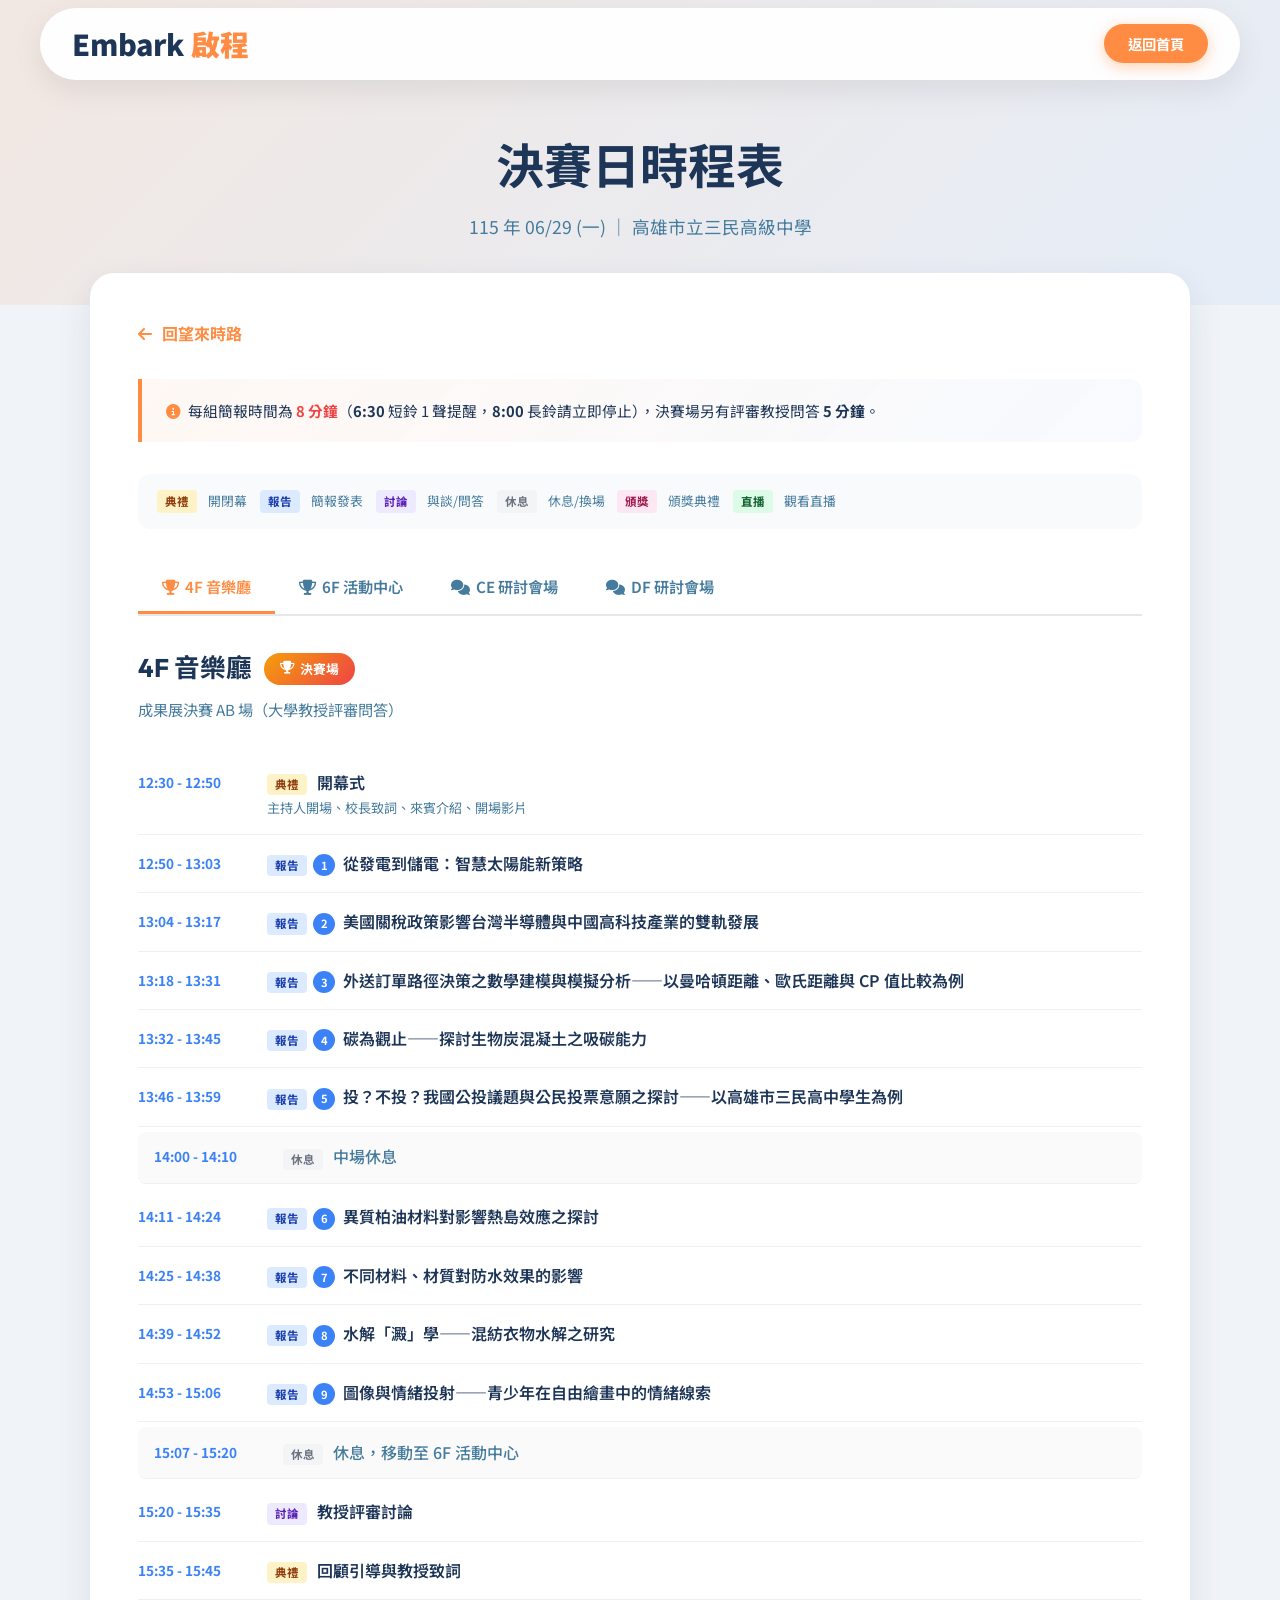
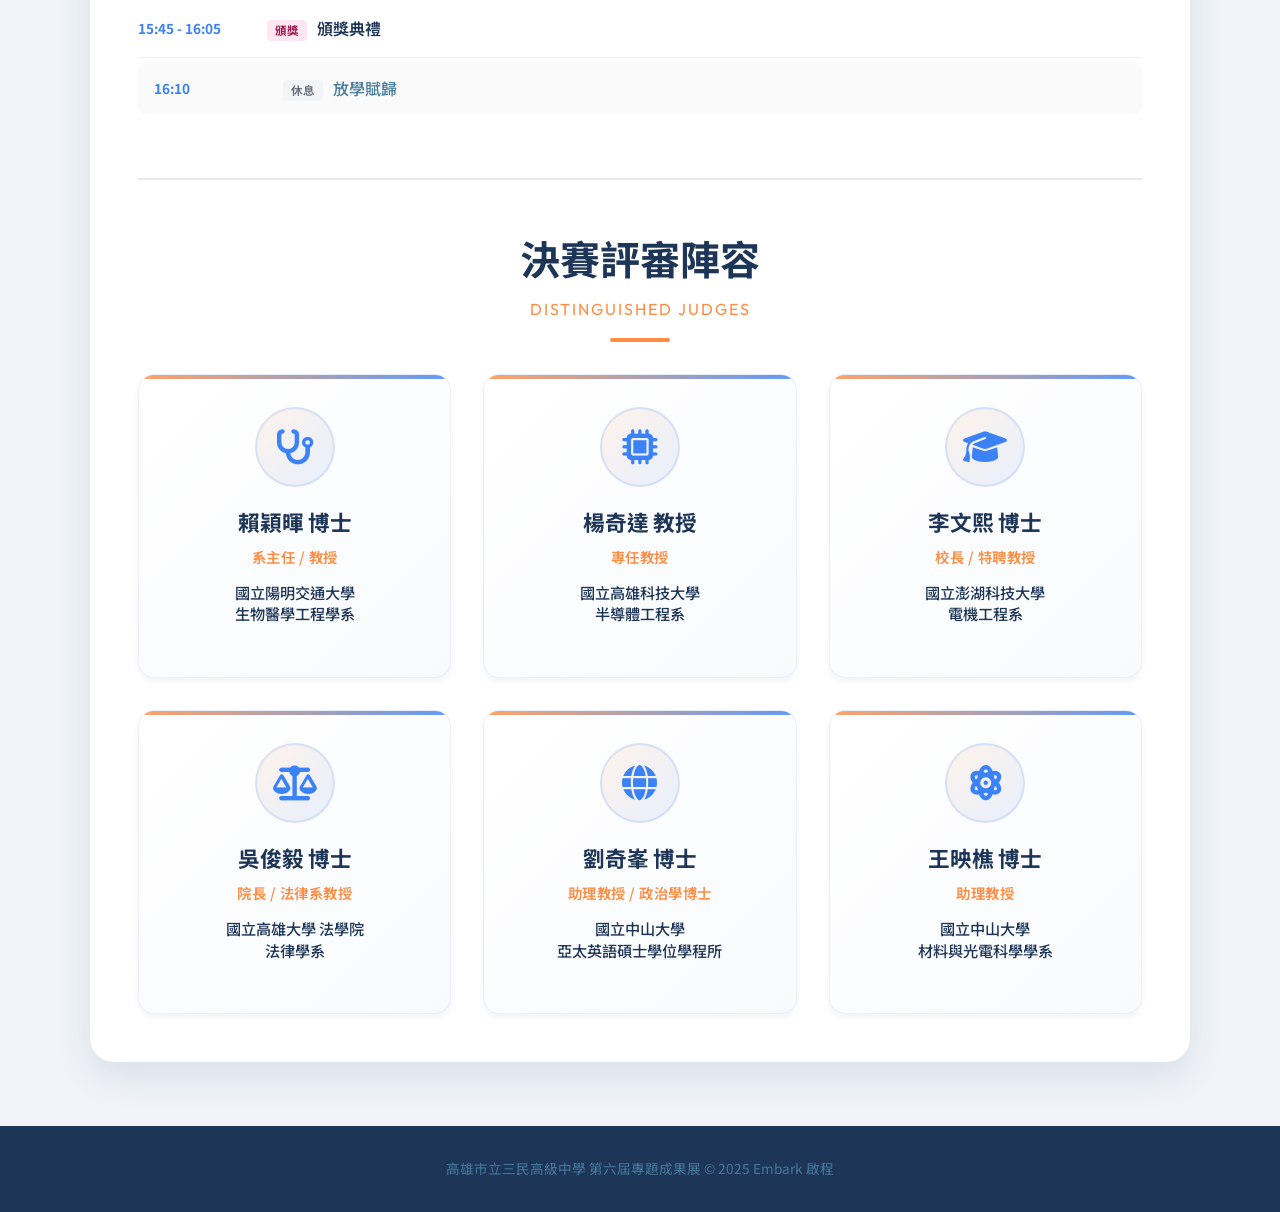
<file: finals.html>
<!DOCTYPE html>
<html lang="zh-TW">
<head>
    <meta charset="UTF-8">
    <meta name="viewport" content="width=device-width, initial-scale=1.0">
    <title>決賽日時程表 | Embark 啟程</title>
    <link href="https://fonts.googleapis.com/css2?family=Noto+Sans+TC:wght@300;400;500;700;900&family=Outfit:wght@400;700;900&display=swap" rel="stylesheet">
    <link rel="stylesheet" href="https://cdnjs.cloudflare.com/ajax/libs/font-awesome/6.4.0/css/all.min.css">
    <link rel="stylesheet" href="css/style.css">
    <style>
        .page-header {
            padding: 8rem 0 4rem 0;
            background: linear-gradient(135deg, rgba(255, 140, 66, 0.12), rgba(59, 130, 246, 0.06));
            text-align: center;
        }
        .page-title {
            font-size: 3rem;
            color: var(--text-main);
            margin-bottom: 0.5rem;
        }
        .page-subtitle {
            font-size: 1.1rem;
            color: var(--text-light);
        }
        .content-container {
            max-width: 1100px;
            margin: -2rem auto 4rem auto;
            background: #fff;
            padding: 3rem;
            border-radius: 24px;
            box-shadow: var(--shadow-lg);
            position: relative;
            z-index: 10;
        }
        .back-link {
            display: inline-flex;
            align-items: center;
            gap: 10px;
            color: var(--primary-color);
            font-weight: bold;
            margin-bottom: 2rem;
            transition: var(--transition);
        }
        .back-link:hover { transform: translateX(-5px); }

        /* Venue Tabs */
        .venue-tabs {
            display: flex;
            gap: 0;
            border-bottom: 2px solid #e5e7eb;
            margin-bottom: 2rem;
            overflow-x: auto;
            -webkit-overflow-scrolling: touch;
        }
        .venue-tab {
            padding: 0.9rem 1.5rem;
            font-size: 0.95rem;
            font-weight: 600;
            color: var(--text-light);
            background: none;
            border: none;
            border-bottom: 3px solid transparent;
            cursor: pointer;
            transition: var(--transition);
            white-space: nowrap;
            font-family: 'Noto Sans TC', sans-serif;
        }
        .venue-tab:hover { color: var(--text-main); }
        .venue-tab.active {
            color: var(--primary-color);
            border-bottom-color: var(--primary-color);
        }
        .venue-tab .tab-icon { margin-right: 6px; }

        .venue-panel { display: none; }
        .venue-panel.active { display: block; }

        /* Venue Header */
        .venue-header {
            display: flex;
            align-items: center;
            gap: 12px;
            margin-bottom: 0.5rem;
        }
        .venue-badge {
            display: inline-flex;
            align-items: center;
            gap: 6px;
            padding: 0.35rem 1rem;
            border-radius: 20px;
            font-size: 0.8rem;
            font-weight: 700;
            color: #fff;
        }
        .badge-finals { background: linear-gradient(135deg, #f59e0b, #ef4444); }
        .badge-seminar { background: linear-gradient(135deg, #3b82f6, #6366f1); }
        .venue-title { font-size: 1.6rem; color: var(--text-main); }
        .venue-desc {
            font-size: 0.95rem;
            color: var(--text-light);
            margin-bottom: 2rem;
            line-height: 1.6;
        }

        /* Schedule List */
        .schedule-list { list-style: none; padding: 0; }
        .schedule-item {
            display: flex;
            gap: 1.2rem;
            padding: 1rem 0;
            border-bottom: 1px solid #f0f0f0;
            align-items: flex-start;
        }
        .schedule-item:last-child { border-bottom: none; }

        .schedule-time {
            min-width: 110px;
            font-size: 0.85rem;
            font-weight: 700;
            color: var(--secondary-color);
            padding-top: 2px;
            white-space: nowrap;
        }
        .schedule-body { flex: 1; }
        .schedule-title {
            font-size: 1rem;
            font-weight: 600;
            color: var(--text-main);
            line-height: 1.5;
        }
        .schedule-meta {
            font-size: 0.82rem;
            color: var(--text-light);
            margin-top: 2px;
        }

        /* Tag types */
        .schedule-tag {
            display: inline-block;
            font-size: 0.72rem;
            font-weight: 700;
            padding: 2px 8px;
            border-radius: 4px;
            margin-right: 6px;
            vertical-align: middle;
        }
        .tag-ceremony { background: #fef3c7; color: #92400e; }
        .tag-present  { background: #dbeafe; color: #1e40af; }
        .tag-break    { background: #f3f4f6; color: #6b7280; }
        .tag-discuss  { background: #ede9fe; color: #5b21b6; }
        .tag-award    { background: #fce7f3; color: #9d174d; }
        .tag-live     { background: #dcfce7; color: #166534; }

        /* Break row style */
        .schedule-item.is-break {
            background: #fafafa;
            border-radius: 8px;
            margin: 0.3rem 0;
            padding: 0.8rem 1rem;
        }
        .schedule-item.is-break .schedule-title {
            color: var(--text-light);
            font-weight: 500;
        }

        /* Group number */
        .group-num {
            display: inline-flex;
            align-items: center;
            justify-content: center;
            width: 22px;
            height: 22px;
            border-radius: 50%;
            background: var(--secondary-color);
            color: #fff;
            font-size: 0.7rem;
            font-weight: 700;
            margin-right: 8px;
            flex-shrink: 0;
        }

        /* Legend */
        .legend {
            display: flex;
            flex-wrap: wrap;
            gap: 0.8rem;
            margin-bottom: 2rem;
            padding: 1rem 1.2rem;
            background: #f8fafc;
            border-radius: 12px;
        }
        .legend-item {
            display: flex;
            align-items: center;
            gap: 5px;
            font-size: 0.8rem;
            color: var(--text-light);
        }

        /* Info box */
        .info-box {
            background: linear-gradient(135deg, rgba(255, 140, 66, 0.06), rgba(59, 130, 246, 0.04));
            border-left: 4px solid var(--primary-color);
            padding: 1.2rem 1.5rem;
            border-radius: 0 12px 12px 0;
            margin-bottom: 2rem;
            font-size: 0.92rem;
            line-height: 1.7;
        }
        .info-box strong { color: var(--text-main); }

        /* Responsive */
        @media (max-width: 768px) {
            .content-container {
                padding: 1.5rem;
                margin-top: 0;
                border-radius: 0;
                box-shadow: none;
            }
            .page-title { font-size: 2rem; }
            .venue-tab { padding: 0.7rem 1rem; font-size: 0.85rem; }
            .schedule-item { flex-direction: column; gap: 0.3rem; }
            .schedule-time { min-width: auto; }
            .venue-title { font-size: 1.3rem; }
            .judges-section { margin-top: 2.5rem; padding-top: 2rem; }
            .judges-grid { gap: 1.2rem; }
            .judge-card { padding: 1.5rem 1.2rem; }
        }

        /* Judges Section Styling */
        .judges-section {
            margin-top: 4rem;
            border-top: 2px solid #e5e7eb;
            padding-top: 3rem;
        }
        .judges-grid {
            display: grid;
            grid-template-columns: repeat(auto-fit, minmax(280px, 1fr));
            gap: 2rem;
            margin-top: 2rem;
        }
        .judge-card {
            background: linear-gradient(135deg, #ffffff, #f8fafc);
            border: 1px solid rgba(59, 130, 246, 0.1);
            border-radius: 16px;
            padding: 2rem 1.5rem;
            text-align: center;
            box-shadow: var(--shadow-sm);
            transition: var(--transition);
            position: relative;
            overflow: hidden;
            display: flex;
            flex-direction: column;
            align-items: center;
        }
        .judge-card::before {
            content: '';
            position: absolute;
            top: 0;
            left: 0;
            width: 100%;
            height: 4px;
            background: linear-gradient(90deg, var(--primary-color), var(--secondary-color));
            opacity: 0.8;
        }
        .judge-card:hover {
            transform: translateY(-8px);
            box-shadow: var(--shadow-lg);
            border-color: rgba(255, 140, 66, 0.3);
        }
        .judge-avatar {
            width: 80px;
            height: 80px;
            border-radius: 50%;
            background: linear-gradient(135deg, rgba(255, 140, 66, 0.1), rgba(59, 130, 246, 0.1));
            color: var(--secondary-color);
            display: flex;
            align-items: center;
            justify-content: center;
            font-size: 2.2rem;
            margin-bottom: 1.2rem;
            transition: var(--transition);
            border: 2px solid rgba(59, 130, 246, 0.15);
        }
        .judge-card:hover .judge-avatar {
            background: linear-gradient(135deg, var(--primary-color), var(--secondary-color));
            color: #fff;
            transform: scale(1.05);
            border-color: transparent;
        }
        .judge-name {
            font-size: 1.35rem;
            font-weight: 700;
            color: var(--text-main);
            margin-bottom: 0.3rem;
        }
        .judge-title {
            font-size: 0.9rem;
            font-weight: 600;
            color: var(--primary-color);
            margin-bottom: 0.8rem;
            letter-spacing: 0.5px;
        }
        .judge-dept {
            font-size: 0.95rem;
            color: var(--text-main);
            font-weight: 500;
            margin-bottom: 1.2rem;
            line-height: 1.4;
            min-height: 2.8rem;
            display: flex;
            align-items: center;
            justify-content: center;
        }
        .judge-contacts {
            width: 100%;
            border-top: 1px dashed #e2e8f0;
            padding-top: 1rem;
            display: flex;
            flex-direction: column;
            gap: 0.5rem;
            align-items: flex-start;
            font-size: 0.85rem;
            color: var(--text-light);
        }
        .judge-contact-item {
            display: flex;
            align-items: center;
            gap: 8px;
            text-align: left;
            line-height: 1.4;
            width: 100%;
            word-break: break-all;
        }
        .judge-contact-item i {
            color: var(--secondary-color);
            width: 16px;
            flex-shrink: 0;
            text-align: center;
        }
        .judge-contact-item a {
            transition: var(--transition);
        }
        .judge-contact-item a:hover {
            color: var(--primary-color);
            text-decoration: underline;
        }
    </style>
</head>
<body>

    <!-- Navigation -->
    <nav id="navbar" class="scrolled">
        <div class="nav-container">
            <a href="index.html" class="logo">Embark <span>啟程</span></a>
            <a href="index.html" class="btn primary-btn" style="padding: 0.5rem 1.5rem; font-size: 0.9rem;">返回首頁</a>
        </div>
    </nav>

    <div class="page-header">
        <div class="container">
            <h1 class="page-title">決賽日時程表</h1>
            <p class="page-subtitle">115 年 06/29 (一) ｜ 高雄市立三民高級中學</p>
        </div>
    </div>

    <div class="container">
        <div class="content-container">

            <a href="index.html" class="back-link"><i class="fas fa-arrow-left"></i> 回望來時路</a>

            <div class="info-box">
                <i class="fas fa-info-circle" style="color: var(--primary-color); margin-right: 4px;"></i>
                每組簡報時間為 <strong style="color: #EF4444;">8 分鐘</strong>（<strong>6:30</strong> 短鈴 1 聲提醒，<strong>8:00</strong> 長鈴請立即停止），決賽場另有評審教授問答 <strong>5 分鐘</strong>。
            </div>

            <!-- Legend -->
            <div class="legend">
                <div class="legend-item"><span class="schedule-tag tag-ceremony">典禮</span> 開閉幕</div>
                <div class="legend-item"><span class="schedule-tag tag-present">報告</span> 簡報發表</div>
                <div class="legend-item"><span class="schedule-tag tag-discuss">討論</span> 與談/問答</div>
                <div class="legend-item"><span class="schedule-tag tag-break">休息</span> 休息/換場</div>
                <div class="legend-item"><span class="schedule-tag tag-award">頒獎</span> 頒獎典禮</div>
                <div class="legend-item"><span class="schedule-tag tag-live">直播</span> 觀看直播</div>
            </div>

            <!-- Venue Tabs -->
            <div class="venue-tabs">
                <button class="venue-tab active" onclick="switchVenue('ab4f', this)">
                    <span class="tab-icon"><i class="fas fa-trophy"></i></span>4F 音樂廳
                </button>
                <button class="venue-tab" onclick="switchVenue('ab6f', this)">
                    <span class="tab-icon"><i class="fas fa-trophy"></i></span>6F 活動中心
                </button>
                <button class="venue-tab" onclick="switchVenue('ce', this)">
                    <span class="tab-icon"><i class="fas fa-comments"></i></span>CE 研討會場
                </button>
                <button class="venue-tab" onclick="switchVenue('df', this)">
                    <span class="tab-icon"><i class="fas fa-comments"></i></span>DF 研討會場
                </button>
            </div>

            <!-- ==================== 4F 音樂廳 ==================== -->
            <div id="panel-ab4f" class="venue-panel active">
                <div class="venue-header">
                    <h3 class="venue-title">4F 音樂廳</h3>
                    <span class="venue-badge badge-finals"><i class="fas fa-trophy"></i> 決賽場</span>
                </div>
                <p class="venue-desc">成果展決賽 AB 場（大學教授評審問答）</p>

                <ul class="schedule-list">
                    <li class="schedule-item">
                        <span class="schedule-time">12:30 - 12:50</span>
                        <div class="schedule-body">
                            <div class="schedule-title"><span class="schedule-tag tag-ceremony">典禮</span> 開幕式</div>
                            <div class="schedule-meta">主持人開場、校長致詞、來賓介紹、開場影片</div>
                        </div>
                    </li>
                    <li class="schedule-item">
                        <span class="schedule-time">12:50 - 13:03</span>
                        <div class="schedule-body">
                            <div class="schedule-title"><span class="schedule-tag tag-present">報告</span><span class="group-num">1</span>從發電到儲電：智慧太陽能新策略</div>
                        </div>
                    </li>
                    <li class="schedule-item">
                        <span class="schedule-time">13:04 - 13:17</span>
                        <div class="schedule-body">
                            <div class="schedule-title"><span class="schedule-tag tag-present">報告</span><span class="group-num">2</span>美國關稅政策影響台灣半導體與中國高科技產業的雙軌發展</div>
                        </div>
                    </li>
                    <li class="schedule-item">
                        <span class="schedule-time">13:18 - 13:31</span>
                        <div class="schedule-body">
                            <div class="schedule-title"><span class="schedule-tag tag-present">報告</span><span class="group-num">3</span>外送訂單路徑決策之數學建模與模擬分析——以曼哈頓距離、歐氏距離與 CP 值比較為例</div>
                        </div>
                    </li>
                    <li class="schedule-item">
                        <span class="schedule-time">13:32 - 13:45</span>
                        <div class="schedule-body">
                            <div class="schedule-title"><span class="schedule-tag tag-present">報告</span><span class="group-num">4</span>碳為觀止——探討生物炭混凝土之吸碳能力</div>
                        </div>
                    </li>
                    <li class="schedule-item">
                        <span class="schedule-time">13:46 - 13:59</span>
                        <div class="schedule-body">
                            <div class="schedule-title"><span class="schedule-tag tag-present">報告</span><span class="group-num">5</span>投？不投？我國公投議題與公民投票意願之探討——以高雄市三民高中學生為例</div>
                        </div>
                    </li>
                    <li class="schedule-item is-break">
                        <span class="schedule-time">14:00 - 14:10</span>
                        <div class="schedule-body">
                            <div class="schedule-title"><span class="schedule-tag tag-break">休息</span> 中場休息</div>
                        </div>
                    </li>
                    <li class="schedule-item">
                        <span class="schedule-time">14:11 - 14:24</span>
                        <div class="schedule-body">
                            <div class="schedule-title"><span class="schedule-tag tag-present">報告</span><span class="group-num">6</span>異質柏油材料對影響熱島效應之探討</div>
                        </div>
                    </li>
                    <li class="schedule-item">
                        <span class="schedule-time">14:25 - 14:38</span>
                        <div class="schedule-body">
                            <div class="schedule-title"><span class="schedule-tag tag-present">報告</span><span class="group-num">7</span>不同材料、材質對防水效果的影響</div>
                        </div>
                    </li>
                    <li class="schedule-item">
                        <span class="schedule-time">14:39 - 14:52</span>
                        <div class="schedule-body">
                            <div class="schedule-title"><span class="schedule-tag tag-present">報告</span><span class="group-num">8</span>水解「澱」學——混紡衣物水解之研究</div>
                        </div>
                    </li>
                    <li class="schedule-item">
                        <span class="schedule-time">14:53 - 15:06</span>
                        <div class="schedule-body">
                            <div class="schedule-title"><span class="schedule-tag tag-present">報告</span><span class="group-num">9</span>圖像與情緒投射——青少年在自由繪畫中的情緒線索</div>
                        </div>
                    </li>
                    <li class="schedule-item is-break">
                        <span class="schedule-time">15:07 - 15:20</span>
                        <div class="schedule-body">
                            <div class="schedule-title"><span class="schedule-tag tag-break">休息</span> 休息，移動至 6F 活動中心</div>
                        </div>
                    </li>
                    <li class="schedule-item">
                        <span class="schedule-time">15:20 - 15:35</span>
                        <div class="schedule-body">
                            <div class="schedule-title"><span class="schedule-tag tag-discuss">討論</span> 教授評審討論</div>
                        </div>
                    </li>
                    <li class="schedule-item">
                        <span class="schedule-time">15:35 - 15:45</span>
                        <div class="schedule-body">
                            <div class="schedule-title"><span class="schedule-tag tag-ceremony">典禮</span> 回顧引導與教授致詞</div>
                        </div>
                    </li>
                    <li class="schedule-item">
                        <span class="schedule-time">15:45 - 16:05</span>
                        <div class="schedule-body">
                            <div class="schedule-title"><span class="schedule-tag tag-award">頒獎</span> 頒獎典禮</div>
                        </div>
                    </li>
                    <li class="schedule-item is-break">
                        <span class="schedule-time">16:10</span>
                        <div class="schedule-body">
                            <div class="schedule-title"><span class="schedule-tag tag-break">休息</span> 放學賦歸</div>
                        </div>
                    </li>
                </ul>
            </div>

            <!-- ==================== 6F 活動中心 ==================== -->
            <div id="panel-ab6f" class="venue-panel">
                <div class="venue-header">
                    <h3 class="venue-title">6F 活動中心</h3>
                    <span class="venue-badge badge-finals"><i class="fas fa-trophy"></i> 決賽場</span>
                </div>
                <p class="venue-desc">成果展決賽 AB 場（大學教授評審問答）</p>

                <ul class="schedule-list">
                    <li class="schedule-item">
                        <span class="schedule-time">12:30 - 12:50</span>
                        <div class="schedule-body">
                            <div class="schedule-title"><span class="schedule-tag tag-ceremony">典禮</span> 開幕式</div>
                            <div class="schedule-meta">主持人開場、教務主任致詞、來賓介紹、開場影片</div>
                        </div>
                    </li>
                    <li class="schedule-item">
                        <span class="schedule-time">12:50 - 13:03</span>
                        <div class="schedule-body">
                            <div class="schedule-title"><span class="schedule-tag tag-present">報告</span><span class="group-num">1</span>人類對 AI 生成作品之判別能力</div>
                        </div>
                    </li>
                    <li class="schedule-item">
                        <span class="schedule-time">13:04 - 13:17</span>
                        <div class="schedule-body">
                            <div class="schedule-title"><span class="schedule-tag tag-present">報告</span><span class="group-num">2</span>組合之美：探究路徑規劃與 Scratch 程式實作</div>
                        </div>
                    </li>
                    <li class="schedule-item">
                        <span class="schedule-time">13:18 - 13:31</span>
                        <div class="schedule-body">
                            <div class="schedule-title"><span class="schedule-tag tag-present">報告</span><span class="group-num">3</span>「風」度翩翩——太陽能溫度自動調控風扇</div>
                        </div>
                    </li>
                    <li class="schedule-item">
                        <span class="schedule-time">13:32 - 13:45</span>
                        <div class="schedule-body">
                            <div class="schedule-title"><span class="schedule-tag tag-present">報告</span><span class="group-num">4</span>投資知識知多少？高中生金融投資認知與課程需求之研究——以高雄市三民高中為例</div>
                        </div>
                    </li>
                    <li class="schedule-item">
                        <span class="schedule-time">13:46 - 13:59</span>
                        <div class="schedule-body">
                            <div class="schedule-title"><span class="schedule-tag tag-present">報告</span><span class="group-num">5</span>蚊一知十</div>
                        </div>
                    </li>
                    <li class="schedule-item is-break">
                        <span class="schedule-time">14:00 - 14:10</span>
                        <div class="schedule-body">
                            <div class="schedule-title"><span class="schedule-tag tag-break">休息</span> 中場休息</div>
                        </div>
                    </li>
                    <li class="schedule-item">
                        <span class="schedule-time">14:11 - 14:24</span>
                        <div class="schedule-body">
                            <div class="schedule-title"><span class="schedule-tag tag-present">報告</span><span class="group-num">6</span>電腦用穿戴式手部輸入裝置</div>
                        </div>
                    </li>
                    <li class="schedule-item">
                        <span class="schedule-time">14:25 - 14:38</span>
                        <div class="schedule-body">
                            <div class="schedule-title"><span class="schedule-tag tag-present">報告</span><span class="group-num">7</span>美國 H-2A 制度對農業勞力供應之影響：以加州草莓產業為例</div>
                        </div>
                    </li>
                    <li class="schedule-item">
                        <span class="schedule-time">14:39 - 14:52</span>
                        <div class="schedule-body">
                            <div class="schedule-title"><span class="schedule-tag tag-present">報告</span><span class="group-num">8</span>「環環相扣」——探討金屬環幾何參數對中央噴泉高度之影響</div>
                        </div>
                    </li>
                    <li class="schedule-item">
                        <span class="schedule-time">14:53 - 15:06</span>
                        <div class="schedule-body">
                            <div class="schedule-title"><span class="schedule-tag tag-present">報告</span><span class="group-num">9</span>水安通：零時差水位即時警告系統</div>
                        </div>
                    </li>
                    <li class="schedule-item">
                        <span class="schedule-time">15:07 - 15:20</span>
                        <div class="schedule-body">
                            <div class="schedule-title"><span class="schedule-tag tag-present">報告</span><span class="group-num">10</span>誰的二二八？不同世代對二二八事件的記憶與理解</div>
                        </div>
                    </li>
                    <li class="schedule-item is-break">
                        <span class="schedule-time">15:20 - 15:35</span>
                        <div class="schedule-body">
                            <div class="schedule-title"><span class="schedule-tag tag-break">休息</span> 教授評審討論</div>
                        </div>
                    </li>
                    <li class="schedule-item">
                        <span class="schedule-time">15:35 - 15:45</span>
                        <div class="schedule-body">
                            <div class="schedule-title"><span class="schedule-tag tag-ceremony">典禮</span> 回顧引導與教授致詞</div>
                        </div>
                    </li>
                    <li class="schedule-item">
                        <span class="schedule-time">15:45 - 16:05</span>
                        <div class="schedule-body">
                            <div class="schedule-title"><span class="schedule-tag tag-award">頒獎</span> 頒獎典禮</div>
                        </div>
                    </li>
                    <li class="schedule-item is-break">
                        <span class="schedule-time">16:10</span>
                        <div class="schedule-body">
                            <div class="schedule-title"><span class="schedule-tag tag-break">休息</span> 放學賦歸</div>
                        </div>
                    </li>
                </ul>
            </div>

            <!-- ==================== CE 研討會場 ==================== -->
            <div id="panel-ce" class="venue-panel">
                <div class="venue-header">
                    <h3 class="venue-title">CE 研討會場</h3>
                    <span class="venue-badge badge-seminar"><i class="fas fa-comments"></i> 研討會</span>
                </div>
                <p class="venue-desc">專題研討會分享場次，由與談人引導討論</p>

                <ul class="schedule-list">
                    <li class="schedule-item">
                        <span class="schedule-time">12:30 - 12:50</span>
                        <div class="schedule-body">
                            <div class="schedule-title"><span class="schedule-tag tag-live">直播</span> 觀看 4F 開幕式直播</div>
                        </div>
                    </li>
                    <li class="schedule-item">
                        <span class="schedule-time">12:50 - 13:00</span>
                        <div class="schedule-body">
                            <div class="schedule-title"><span class="schedule-tag tag-ceremony">典禮</span> 與談人開場</div>
                        </div>
                    </li>
                    <li class="schedule-item">
                        <span class="schedule-time">13:00 - 13:10</span>
                        <div class="schedule-body">
                            <div class="schedule-title"><span class="schedule-tag tag-present">報告</span><span class="group-num">1</span>AI 聽診器：探討回收物的材質碰撞聲紋辨識</div>
                        </div>
                    </li>
                    <li class="schedule-item">
                        <span class="schedule-time">13:10 - 13:20</span>
                        <div class="schedule-body">
                            <div class="schedule-title"><span class="schedule-tag tag-present">報告</span><span class="group-num">2</span>智慧校園點名系統</div>
                        </div>
                    </li>
                    <li class="schedule-item">
                        <span class="schedule-time">13:20 - 13:30</span>
                        <div class="schedule-body">
                            <div class="schedule-title"><span class="schedule-tag tag-present">報告</span><span class="group-num">3</span>校園標誌與行人安全即時偵測系統</div>
                        </div>
                    </li>
                    <li class="schedule-item">
                        <span class="schedule-time">13:30 - 13:40</span>
                        <div class="schedule-body">
                            <div class="schedule-title"><span class="schedule-tag tag-present">報告</span><span class="group-num">4</span>台灣城鄉資訊能力落差之原因探討</div>
                        </div>
                    </li>
                    <li class="schedule-item">
                        <span class="schedule-time">13:40 - 13:50</span>
                        <div class="schedule-body">
                            <div class="schedule-title"><span class="schedule-tag tag-present">報告</span><span class="group-num">5</span>探討生成式 AI 對青少年學習的影響——以三民高中為例</div>
                        </div>
                    </li>
                    <li class="schedule-item">
                        <span class="schedule-time">13:50 - 14:00</span>
                        <div class="schedule-body">
                            <div class="schedule-title"><span class="schedule-tag tag-present">報告</span><span class="group-num">6</span>不同曲線在莫比烏斯雙變換下的關係</div>
                        </div>
                    </li>
                    <li class="schedule-item is-break">
                        <span class="schedule-time">14:00 - 14:10</span>
                        <div class="schedule-body">
                            <div class="schedule-title"><span class="schedule-tag tag-break">休息</span> 中場休息與換場</div>
                        </div>
                    </li>
                    <li class="schedule-item">
                        <span class="schedule-time">14:10 - 14:20</span>
                        <div class="schedule-body">
                            <div class="schedule-title"><span class="schedule-tag tag-present">報告</span><span class="group-num">7</span>做出最嫩的豆腐</div>
                        </div>
                    </li>
                    <li class="schedule-item">
                        <span class="schedule-time">14:20 - 14:30</span>
                        <div class="schedule-body">
                            <div class="schedule-title"><span class="schedule-tag tag-present">報告</span><span class="group-num">8</span>白胖饅頭的一生</div>
                        </div>
                    </li>
                    <li class="schedule-item">
                        <span class="schedule-time">14:30 - 14:40</span>
                        <div class="schedule-body">
                            <div class="schedule-title"><span class="schedule-tag tag-present">報告</span><span class="group-num">9</span>頭髮的保護罩——髮油</div>
                        </div>
                    </li>
                    <li class="schedule-item">
                        <span class="schedule-time">14:40 - 14:50</span>
                        <div class="schedule-body">
                            <div class="schedule-title"><span class="schedule-tag tag-present">報告</span><span class="group-num">10</span>探討環境變因與加工工藝對泡菜物理及化學特性之影響</div>
                        </div>
                    </li>
                    <li class="schedule-item">
                        <span class="schedule-time">14:50 - 15:00</span>
                        <div class="schedule-body">
                            <div class="schedule-title"><span class="schedule-tag tag-present">報告</span><span class="group-num">11</span>影響酒精發酵速率之多因素分析</div>
                        </div>
                    </li>
                    <li class="schedule-item is-break">
                        <span class="schedule-time">15:00 - 15:35</span>
                        <div class="schedule-body">
                            <div class="schedule-title"><span class="schedule-tag tag-break">休息</span> 中場休息</div>
                        </div>
                    </li>
                    <li class="schedule-item">
                        <span class="schedule-time">15:35 - 16:05</span>
                        <div class="schedule-body">
                            <div class="schedule-title"><span class="schedule-tag tag-live">直播</span> 觀看 4F 頒獎典禮直播</div>
                        </div>
                    </li>
                </ul>
            </div>

            <!-- ==================== DF 研討會場 ==================== -->
            <div id="panel-df" class="venue-panel">
                <div class="venue-header">
                    <h3 class="venue-title">DF 研討會場</h3>
                    <span class="venue-badge badge-seminar"><i class="fas fa-comments"></i> 研討會</span>
                </div>
                <p class="venue-desc">專題研討會分享場次，由與談人引導討論</p>

                <ul class="schedule-list">
                    <li class="schedule-item">
                        <span class="schedule-time">12:30 - 12:50</span>
                        <div class="schedule-body">
                            <div class="schedule-title"><span class="schedule-tag tag-live">直播</span> 觀看 4F 開幕式直播</div>
                        </div>
                    </li>
                    <li class="schedule-item">
                        <span class="schedule-time">12:50 - 13:00</span>
                        <div class="schedule-body">
                            <div class="schedule-title"><span class="schedule-tag tag-ceremony">典禮</span> 與談人開場</div>
                        </div>
                    </li>
                    <li class="schedule-item">
                        <span class="schedule-time">13:00 - 13:10</span>
                        <div class="schedule-body">
                            <div class="schedule-title"><span class="schedule-tag tag-present">報告</span><span class="group-num">1</span>在零工經濟崛起下台灣的外送員和 Uber 司機的勞權問題——以美國 Prop22 公投案為例</div>
                        </div>
                    </li>
                    <li class="schedule-item">
                        <span class="schedule-time">13:10 - 13:20</span>
                        <div class="schedule-body">
                            <div class="schedule-title"><span class="schedule-tag tag-present">報告</span><span class="group-num">2</span>博物館收藏：如何在「保存、展示與歷史正義」之間取得平衡——以大英博物館帕德嫩神廟爭議為例</div>
                        </div>
                    </li>
                    <li class="schedule-item">
                        <span class="schedule-time">13:20 - 13:30</span>
                        <div class="schedule-body">
                            <div class="schedule-title"><span class="schedule-tag tag-present">報告</span><span class="group-num">3</span>探討鐵路地下化對三塊厝地區之經濟效益與空間轉型的影響</div>
                        </div>
                    </li>
                    <li class="schedule-item">
                        <span class="schedule-time">13:30 - 13:40</span>
                        <div class="schedule-body">
                            <div class="schedule-title"><span class="schedule-tag tag-present">報告</span><span class="group-num">4</span>從音樂活動到城市經濟：以高雄世運演唱會為例</div>
                        </div>
                    </li>
                    <li class="schedule-item">
                        <span class="schedule-time">13:40 - 13:50</span>
                        <div class="schedule-body">
                            <div class="schedule-title"><span class="schedule-tag tag-present">報告</span><span class="group-num">5</span>同一所學校內不同運動空間的使用差異</div>
                        </div>
                    </li>
                    <li class="schedule-item">
                        <span class="schedule-time">13:50 - 14:00</span>
                        <div class="schedule-body">
                            <div class="schedule-title"><span class="schedule-tag tag-present">報告</span><span class="group-num">6</span>探討青少年消費糾紛——以高中生為例</div>
                        </div>
                    </li>
                    <li class="schedule-item is-break">
                        <span class="schedule-time">14:00 - 14:10</span>
                        <div class="schedule-body">
                            <div class="schedule-title"><span class="schedule-tag tag-break">休息</span> 中場休息與換場</div>
                        </div>
                    </li>
                    <li class="schedule-item">
                        <span class="schedule-time">14:10 - 14:20</span>
                        <div class="schedule-body">
                            <div class="schedule-title"><span class="schedule-tag tag-present">報告</span><span class="group-num">7</span>變壓為寶——抓住指間流走的熱</div>
                        </div>
                    </li>
                    <li class="schedule-item">
                        <span class="schedule-time">14:20 - 14:30</span>
                        <div class="schedule-body">
                            <div class="schedule-title"><span class="schedule-tag tag-present">報告</span><span class="group-num">8</span>氣候變遷下高屏溪洪水風險之 GIS 模擬</div>
                        </div>
                    </li>
                    <li class="schedule-item">
                        <span class="schedule-time">14:30 - 14:40</span>
                        <div class="schedule-body">
                            <div class="schedule-title"><span class="schedule-tag tag-present">報告</span><span class="group-num">9</span>如果塑膠能回歸自然——白色污染的新解答</div>
                        </div>
                    </li>
                    <li class="schedule-item">
                        <span class="schedule-time">14:40 - 14:50</span>
                        <div class="schedule-body">
                            <div class="schedule-title"><span class="schedule-tag tag-present">報告</span><span class="group-num">10</span>智慧電網——綠能即時調度系統</div>
                        </div>
                    </li>
                    <li class="schedule-item">
                        <span class="schedule-time">14:50 - 15:00</span>
                        <div class="schedule-body">
                            <div class="schedule-title"><span class="schedule-tag tag-present">報告</span><span class="group-num">11</span>隱形電池</div>
                        </div>
                    </li>
                    <li class="schedule-item">
                        <span class="schedule-time">15:00 - 15:10</span>
                        <div class="schedule-body">
                            <div class="schedule-title"><span class="schedule-tag tag-present">報告</span><span class="group-num">12</span>看不見的危機——從都市地理環境探討空氣品質</div>
                        </div>
                    </li>
                    <li class="schedule-item is-break">
                        <span class="schedule-time">15:10 - 15:35</span>
                        <div class="schedule-body">
                            <div class="schedule-title"><span class="schedule-tag tag-break">休息</span> 中場休息</div>
                        </div>
                    </li>
                    <li class="schedule-item">
                        <span class="schedule-time">15:35 - 16:05</span>
                        <div class="schedule-body">
                            <div class="schedule-title"><span class="schedule-tag tag-live">直播</span> 觀看 4F 頒獎典禮直播</div>
                        </div>
                    </li>
                </ul>
            </div>

            <!-- ==================== 決賽評審陣容 ==================== -->
            <div class="judges-section">
                <div class="section-header center" style="margin-bottom: 2rem;">
                    <h2>決賽評審陣容 <span>Distinguished Judges</span></h2>
                    <div class="header-line center-line"></div>
                </div>
                <div class="judges-grid">
                    
                    <!-- 評審 1: 賴穎暉 -->
                    <div class="judge-card">
                        <div class="judge-avatar">
                            <i class="fas fa-stethoscope"></i>
                        </div>
                        <h4 class="judge-name">賴穎暉 博士</h4>
                        <div class="judge-title">系主任 / 教授</div>
                        <div class="judge-dept">國立陽明交通大學<br>生物醫學工程學系</div>
                    </div>

                    <!-- 評審 2: 楊奇達 -->
                    <div class="judge-card">
                        <div class="judge-avatar">
                            <i class="fas fa-microchip"></i>
                        </div>
                        <h4 class="judge-name">楊奇達 教授</h4>
                        <div class="judge-title">專任教授</div>
                        <div class="judge-dept">國立高雄科技大學<br>半導體工程系</div>
                    </div>

                    <!-- 評審 3: 李文熙 -->
                    <div class="judge-card">
                        <div class="judge-avatar">
                            <i class="fas fa-graduation-cap"></i>
                        </div>
                        <h4 class="judge-name">李文熙 博士</h4>
                        <div class="judge-title">校長 / 特聘教授</div>
                        <div class="judge-dept">國立澎湖科技大學<br>電機工程系</div>
                    </div>

                    <!-- 評審 4: 吳俊毅 -->
                    <div class="judge-card">
                        <div class="judge-avatar">
                            <i class="fas fa-scale-balanced"></i>
                        </div>
                        <h4 class="judge-name">吳俊毅 博士</h4>
                        <div class="judge-title">院長 / 法律系教授</div>
                        <div class="judge-dept">國立高雄大學 法學院<br>法律學系</div>
                    </div>

                    <!-- 評審 5: 劉奇峯 -->
                    <div class="judge-card">
                        <div class="judge-avatar">
                            <i class="fas fa-globe"></i>
                        </div>
                        <h4 class="judge-name">劉奇峯 博士</h4>
                        <div class="judge-title">助理教授 / 政治學博士</div>
                        <div class="judge-dept">國立中山大學<br>亞太英語碩士學位學程所</div>
                    </div>

                    <!-- 評審 6: 王映樵 -->
                    <div class="judge-card">
                        <div class="judge-avatar">
                            <i class="fas fa-atom"></i>
                        </div>
                        <h4 class="judge-name">王映樵 博士</h4>
                        <div class="judge-title">助理教授</div>
                        <div class="judge-dept">國立中山大學<br>材料與光電科學學系</div>
                    </div>

                </div>
            </div>

        </div>
    </div>

    <!-- Footer -->
    <footer class="footer" style="text-align: center; padding: 2rem; color: var(--text-light); font-size: 0.85rem;">
        <p>高雄市立三民高級中學 第六屆專題成果展 &copy; 2025 Embark 啟程</p>
    </footer>

    <script>
    function switchVenue(id, el) {
        document.querySelectorAll('.venue-tab').forEach(t => t.classList.remove('active'));
        document.querySelectorAll('.venue-panel').forEach(p => p.classList.remove('active'));
        document.getElementById('panel-' + id).classList.add('active');
        if (el) el.classList.add('active');
    }
    </script>

</body>
</html>
</file>
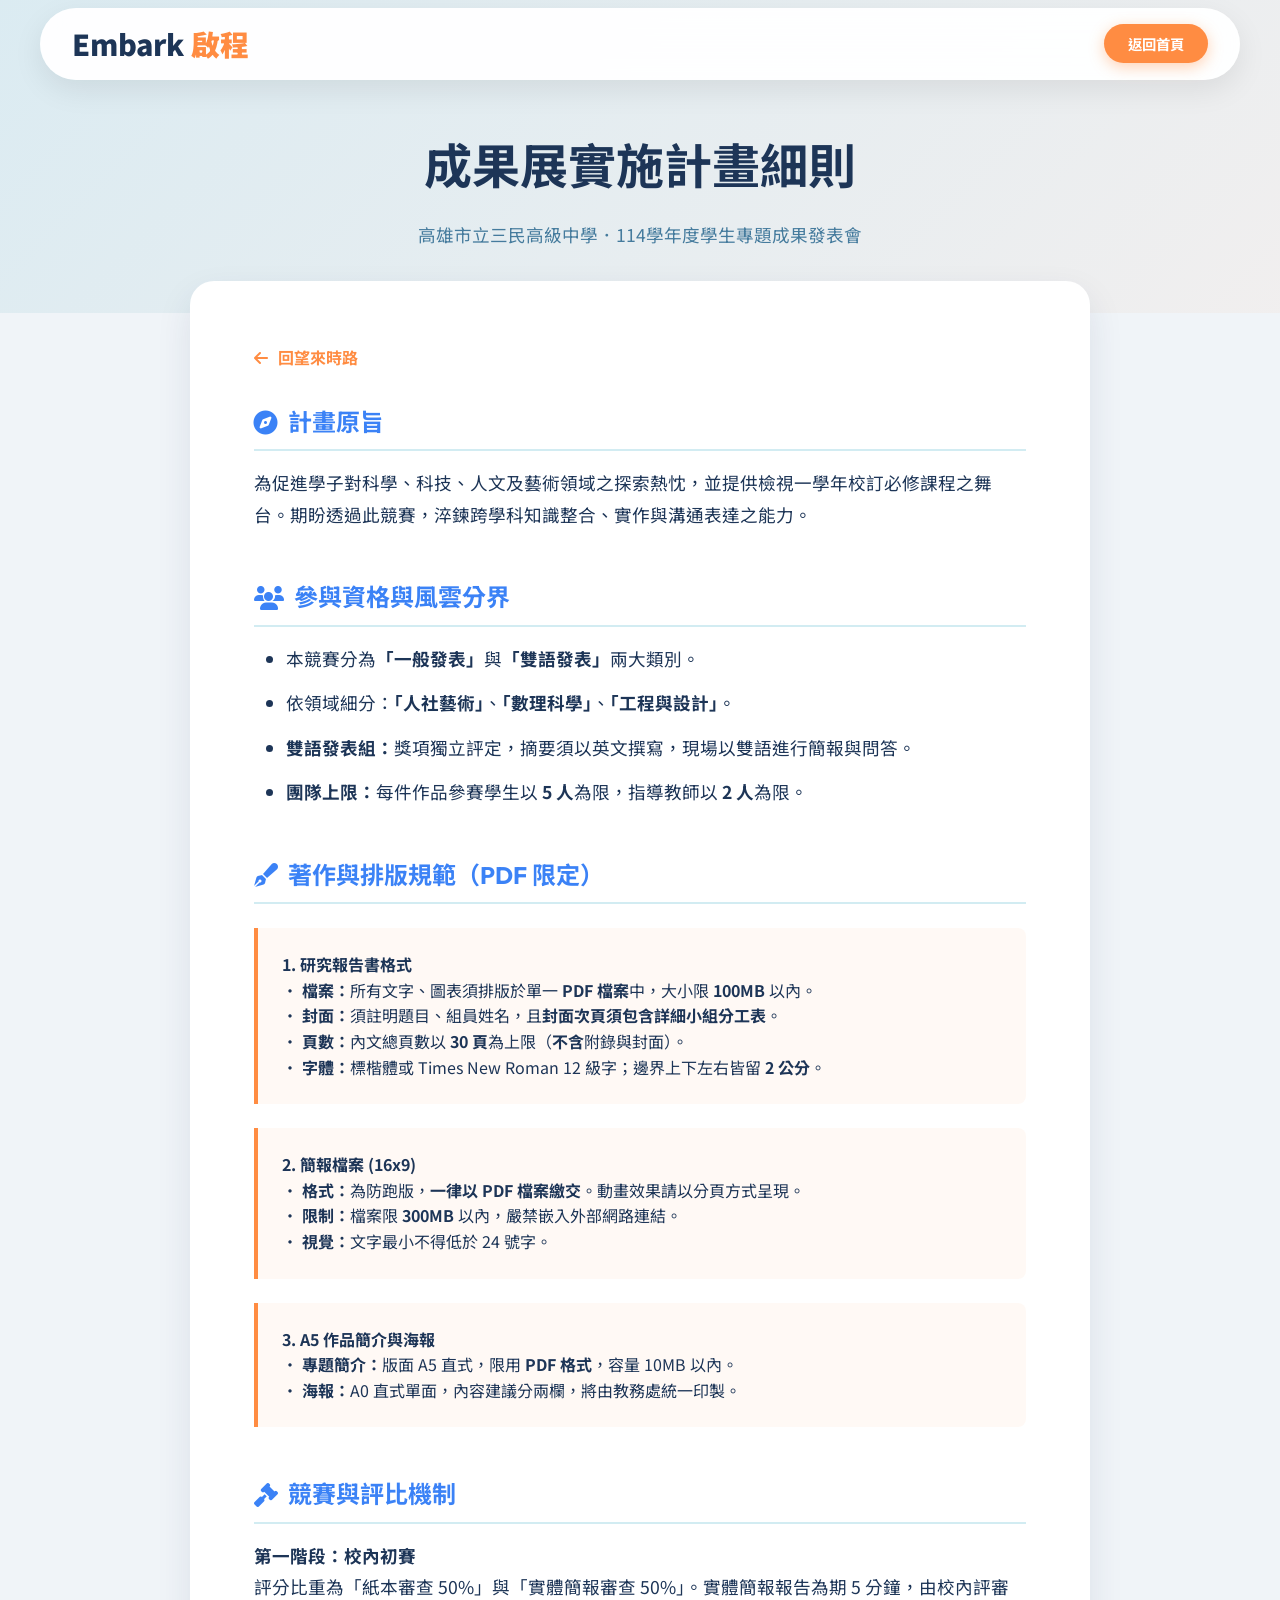
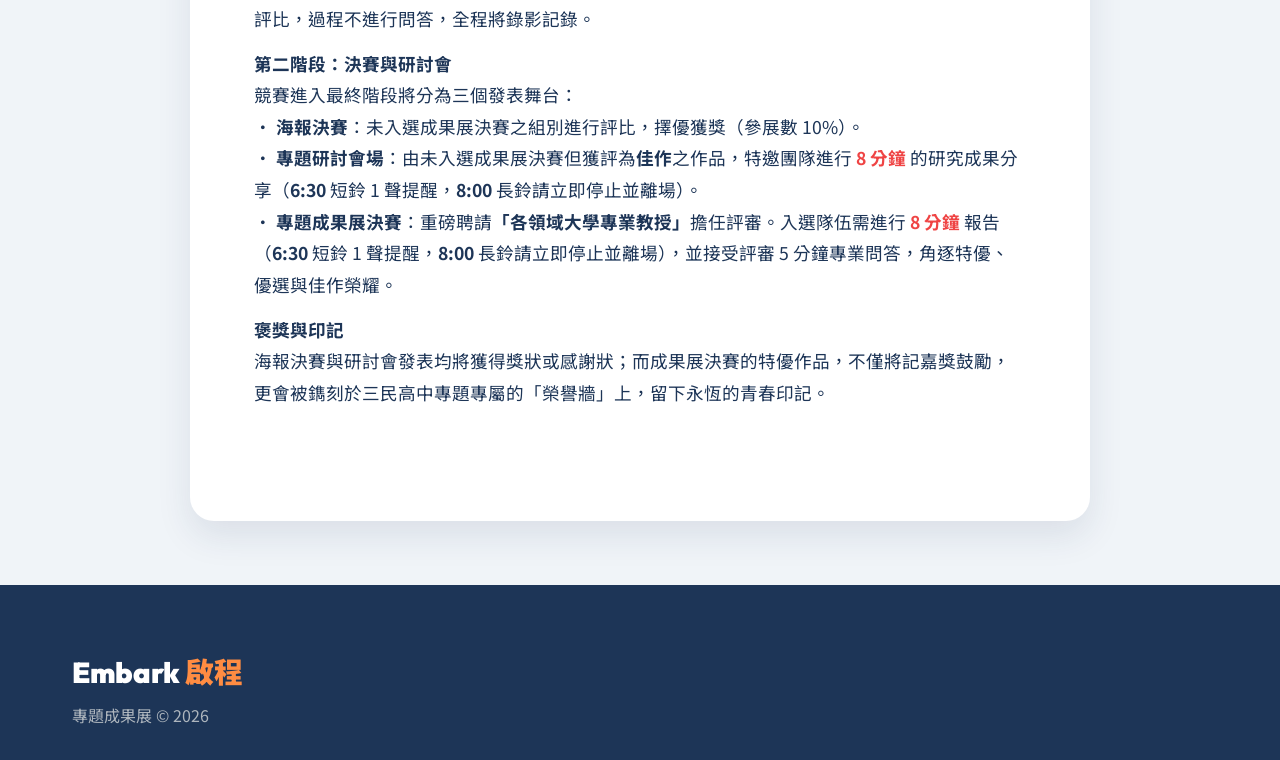
<file: plan.html>
<!DOCTYPE html>
<html lang="zh-TW">
<head>
    <meta charset="UTF-8">
    <meta name="viewport" content="width=device-width, initial-scale=1.0">
    <title>實施計畫細則 | Embark 啟程</title>
    <link href="https://fonts.googleapis.com/css2?family=Noto+Sans+TC:wght@300;400;500;700;900&family=Outfit:wght@400;700;900&display=swap" rel="stylesheet">
    <link rel="stylesheet" href="https://cdnjs.cloudflare.com/ajax/libs/font-awesome/6.4.0/css/all.min.css">
    <link rel="stylesheet" href="css/style.css">
    <style>
        .page-header {
            padding: 8rem 0 4rem 0;
            background: linear-gradient(135deg, rgba(33, 158, 188, 0.1), rgba(255, 140, 66, 0.05));
            text-align: center;
        }
        .page-title {
            font-size: 3rem;
            color: var(--text-main);
            margin-bottom: 1rem;
        }
        .content-container {
            max-width: 900px;
            margin: -2rem auto 4rem auto;
            background: #fff;
            padding: 4rem;
            border-radius: 24px;
            box-shadow: var(--shadow-lg);
            position: relative;
            z-index: 10;
        }
        .text-section {
            margin-bottom: 3rem;
        }
        .text-section h3 {
            color: var(--secondary-color);
            font-size: 1.5rem;
            margin-bottom: 1rem;
            padding-bottom: 0.5rem;
            border-bottom: 2px solid rgba(33, 158, 188, 0.2);
            display: flex;
            align-items: center;
            gap: 10px;
        }
        .text-section p, .text-section li {
            font-size: 1.1rem;
            color: var(--text-main);
            line-height: 1.8;
            margin-bottom: 0.8rem;
        }
        .text-section ul {
            padding-left: 2rem;
            margin-bottom: 1.5rem;
        }
        .highlight-box {
            background: rgba(255, 140, 66, 0.05);
            border-left: 4px solid var(--primary-color);
            padding: 1.5rem;
            border-radius: 0 8px 8px 0;
            margin: 1.5rem 0;
        }
        .back-link {
            display: inline-flex;
            align-items: center;
            gap: 10px;
            color: var(--primary-color);
            font-weight: bold;
            margin-bottom: 2rem;
            transition: var(--transition);
        }
        .back-link:hover {
            transform: translateX(-5px);
        }
        @media (max-width: 768px) {
            .content-container { padding: 2rem; margin-top: 0; border-radius: 0; box-shadow: none; }
        }
    </style>
</head>
<body>

    <!-- Simple Navigation -->
    <nav id="navbar" class="scrolled">
        <div class="nav-container">
            <a href="index.html" class="logo">Embark <span>啟程</span></a>
            <a href="index.html" class="btn primary-btn" style="padding: 0.5rem 1.5rem; font-size: 0.9rem;">返回首頁</a>
        </div>
    </nav>

    <div class="page-header">
        <div class="container">
            <h1 class="page-title">成果展實施計畫細則</h1>
            <p class="section-subtitle">高雄市立三民高級中學．114學年度學生專題成果發表會</p>
        </div>
    </div>

    <div class="container">
        <div class="content-container">
            
            <a href="index.html" class="back-link"><i class="fas fa-arrow-left"></i> 回望來時路</a>

            <div class="text-section">
                <h3><i class="fas fa-compass"></i> 計畫原旨</h3>
                <p>為促進學子對科學、科技、人文及藝術領域之探索熱忱，並提供檢視一學年校訂必修課程之舞台。期盼透過此競賽，淬鍊跨學科知識整合、實作與溝通表達之能力。</p>
            </div>

            <div class="text-section">
                <h3><i class="fas fa-users"></i> 參與資格與風雲分界</h3>
                <ul>
                    <li>本競賽分為<strong>「一般發表」</strong>與<strong>「雙語發表」</strong>兩大類別。</li>
                    <li>依領域細分：<strong>「人社藝術」</strong>、<strong>「數理科學」</strong>、<strong>「工程與設計」</strong>。</li>
                    <li><strong>雙語發表組：</strong>獎項獨立評定，摘要須以英文撰寫，現場以雙語進行簡報與問答。</li>
                    <li><strong>團隊上限：</strong>每件作品參賽學生以 <strong>5 人</strong>為限，指導教師以 <strong>2 人</strong>為限。</li>
                </ul>
            </div>

            <div class="text-section" id="templates">
                <h3><i class="fas fa-pen-fancy"></i> 著作與排版規範（PDF 限定）</h3>
                
                <div class="highlight-box">
                    <strong>1. 研究報告書格式</strong><br>
                    • <strong>檔案：</strong>所有文字、圖表須排版於單一 <strong>PDF 檔案</strong>中，大小限 <strong>100MB</strong> 以內。<br>
                    • <strong>封面：</strong>須註明題目、組員姓名，且<strong>封面次頁須包含詳細小組分工表</strong>。<br>
                    • <strong>頁數：</strong>內文總頁數以 <strong>30 頁</strong>為上限（<strong>不含</strong>附錄與封面）。<br>
                    • <strong>字體：</strong>標楷體或 Times New Roman 12 級字；邊界上下左右皆留 <strong>2 公分</strong>。
                </div>

                <div class="highlight-box">
                    <strong>2. 簡報檔案 (16x9)</strong><br>
                    • <strong>格式：</strong>為防跑版，<strong>一律以 PDF 檔案繳交</strong>。動畫效果請以分頁方式呈現。<br>
                    • <strong>限制：</strong>檔案限 <strong>300MB</strong> 以內，嚴禁嵌入外部網路連結。<br>
                    • <strong>視覺：</strong>文字最小不得低於 24 號字。
                </div>

                <div class="highlight-box">
                    <strong>3. A5 作品簡介與海報</strong><br>
                    • <strong>專題簡介：</strong>版面 A5 直式，限用 <strong>PDF 格式</strong>，容量 10MB 以內。<br>
                    • <strong>海報：</strong>A0 直式單面，內容建議分兩欄，將由教務處統一印製。
                </div>
            </div>

            <div class="text-section">
                <h3><i class="fas fa-gavel"></i> 競賽與評比機制</h3>
                <p><strong>第一階段：校內初賽</strong><br>
                評分比重為「紙本審查 50%」與「實體簡報審查 50%」。實體簡報報告為期 5 分鐘，由校內評審評比，過程不進行問答，全程將錄影記錄。</p>
                
                <p><strong>第二階段：決賽與研討會</strong><br>
                競賽進入最終階段將分為三個發表舞台：<br>
                • <strong>海報決賽</strong>：未入選成果展決賽之組別進行評比，擇優獲獎（參展數 10%）。<br>
                • <strong>專題研討會場</strong>：由未入選成果展決賽但獲評為<strong>佳作</strong>之作品，特邀團隊進行 <strong style="color: #EF4444;">8 分鐘</strong> 的研究成果分享（<strong>6:30</strong> 短鈴 1 聲提醒，<strong>8:00</strong> 長鈴請立即停止並離場）。<br>
                • <strong>專題成果展決賽</strong>：重磅聘請<strong>「各領域大學專業教授」</strong>擔任評審。入選隊伍需進行 <strong style="color: #EF4444;">8 分鐘</strong> 報告（<strong>6:30</strong> 短鈴 1 聲提醒，<strong>8:00</strong> 長鈴請立即停止並離場），並接受評審 5 分鐘專業問答，角逐特優、優選與佳作榮耀。</p>

                <p><strong>褒獎與印記</strong><br>
                海報決賽與研討會發表均將獲得獎狀或感謝狀；而成果展決賽的特優作品，不僅將記嘉獎鼓勵，更會被鐫刻於三民高中專題專屬的「榮譽牆」上，留下永恆的青春印記。</p>
            </div>

        </div>
    </div>

    <footer>
        <div class="footer-container">
            <div class="footer-logo">
                <h3>Embark <span>啟程</span></h3>
                <p>專題成果展 © 2026</p>
            </div>
        </div>
    </footer>

</body>
</html>
</file>
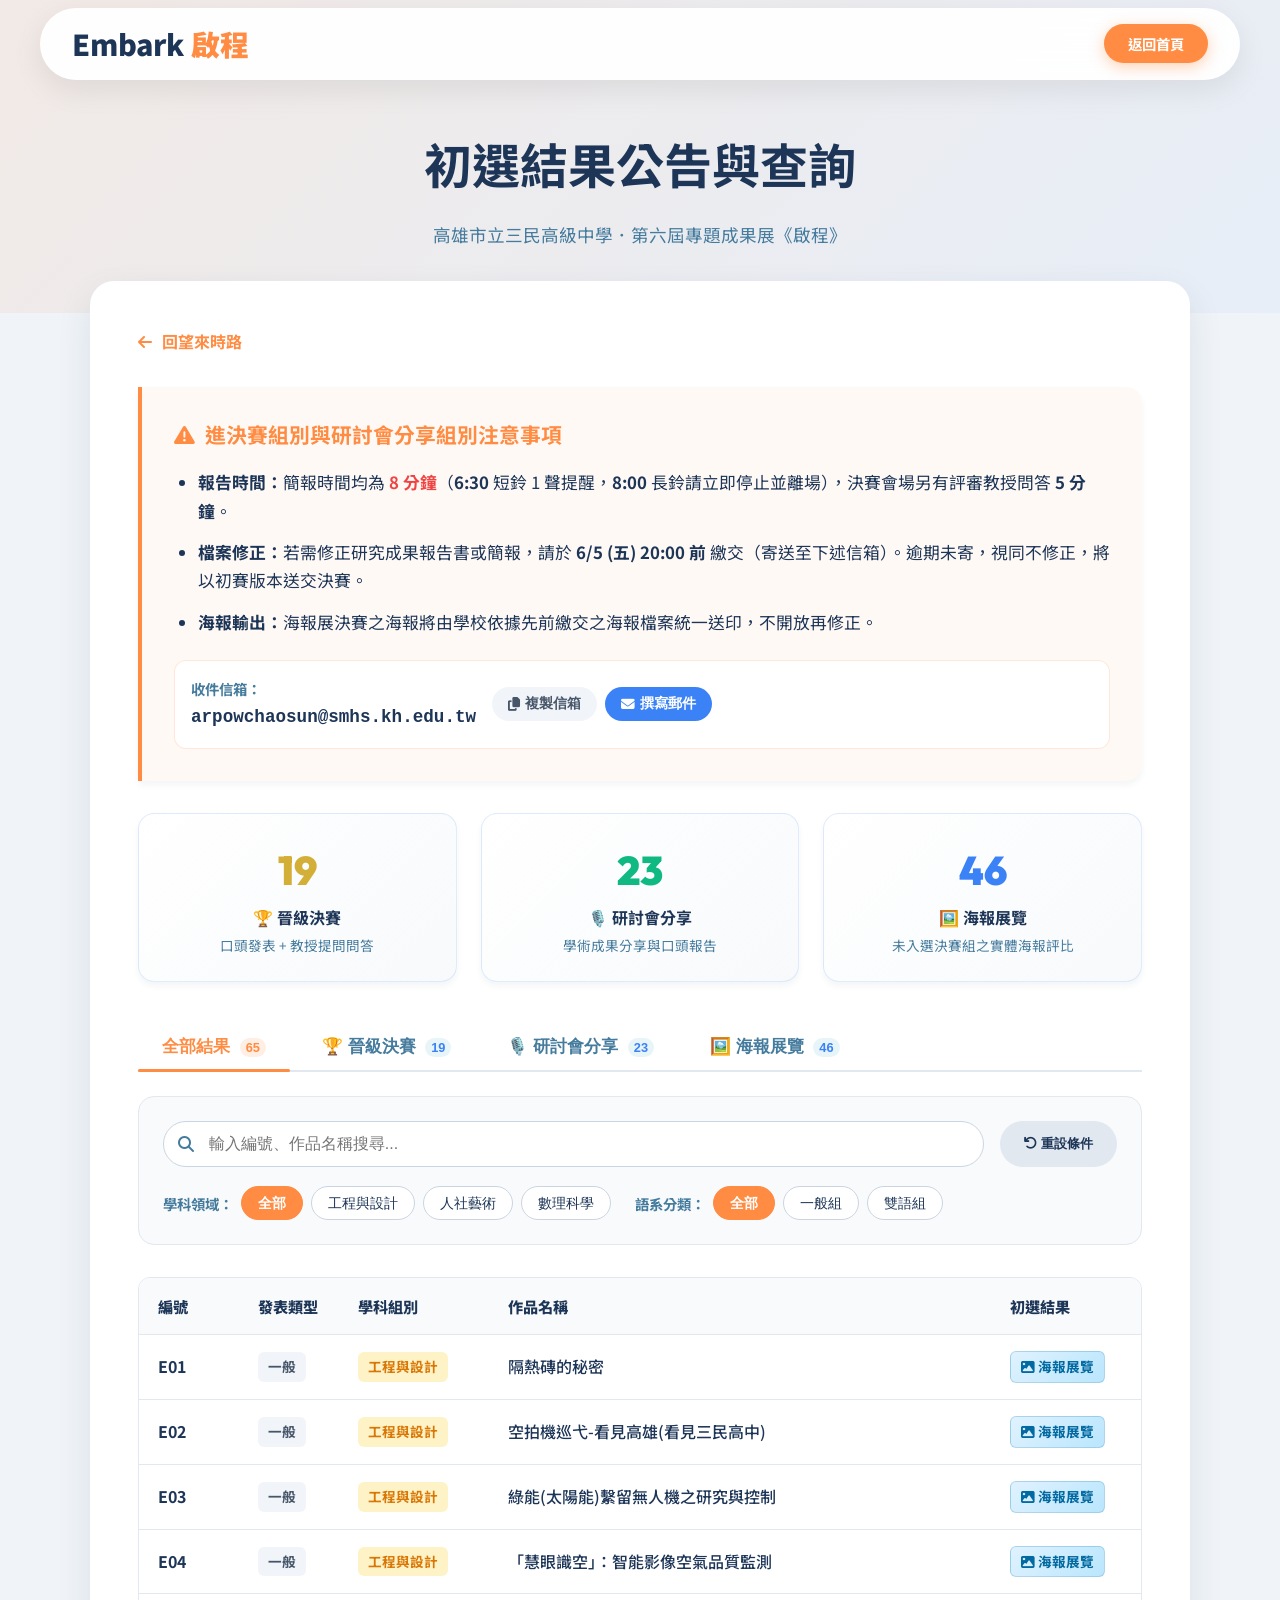
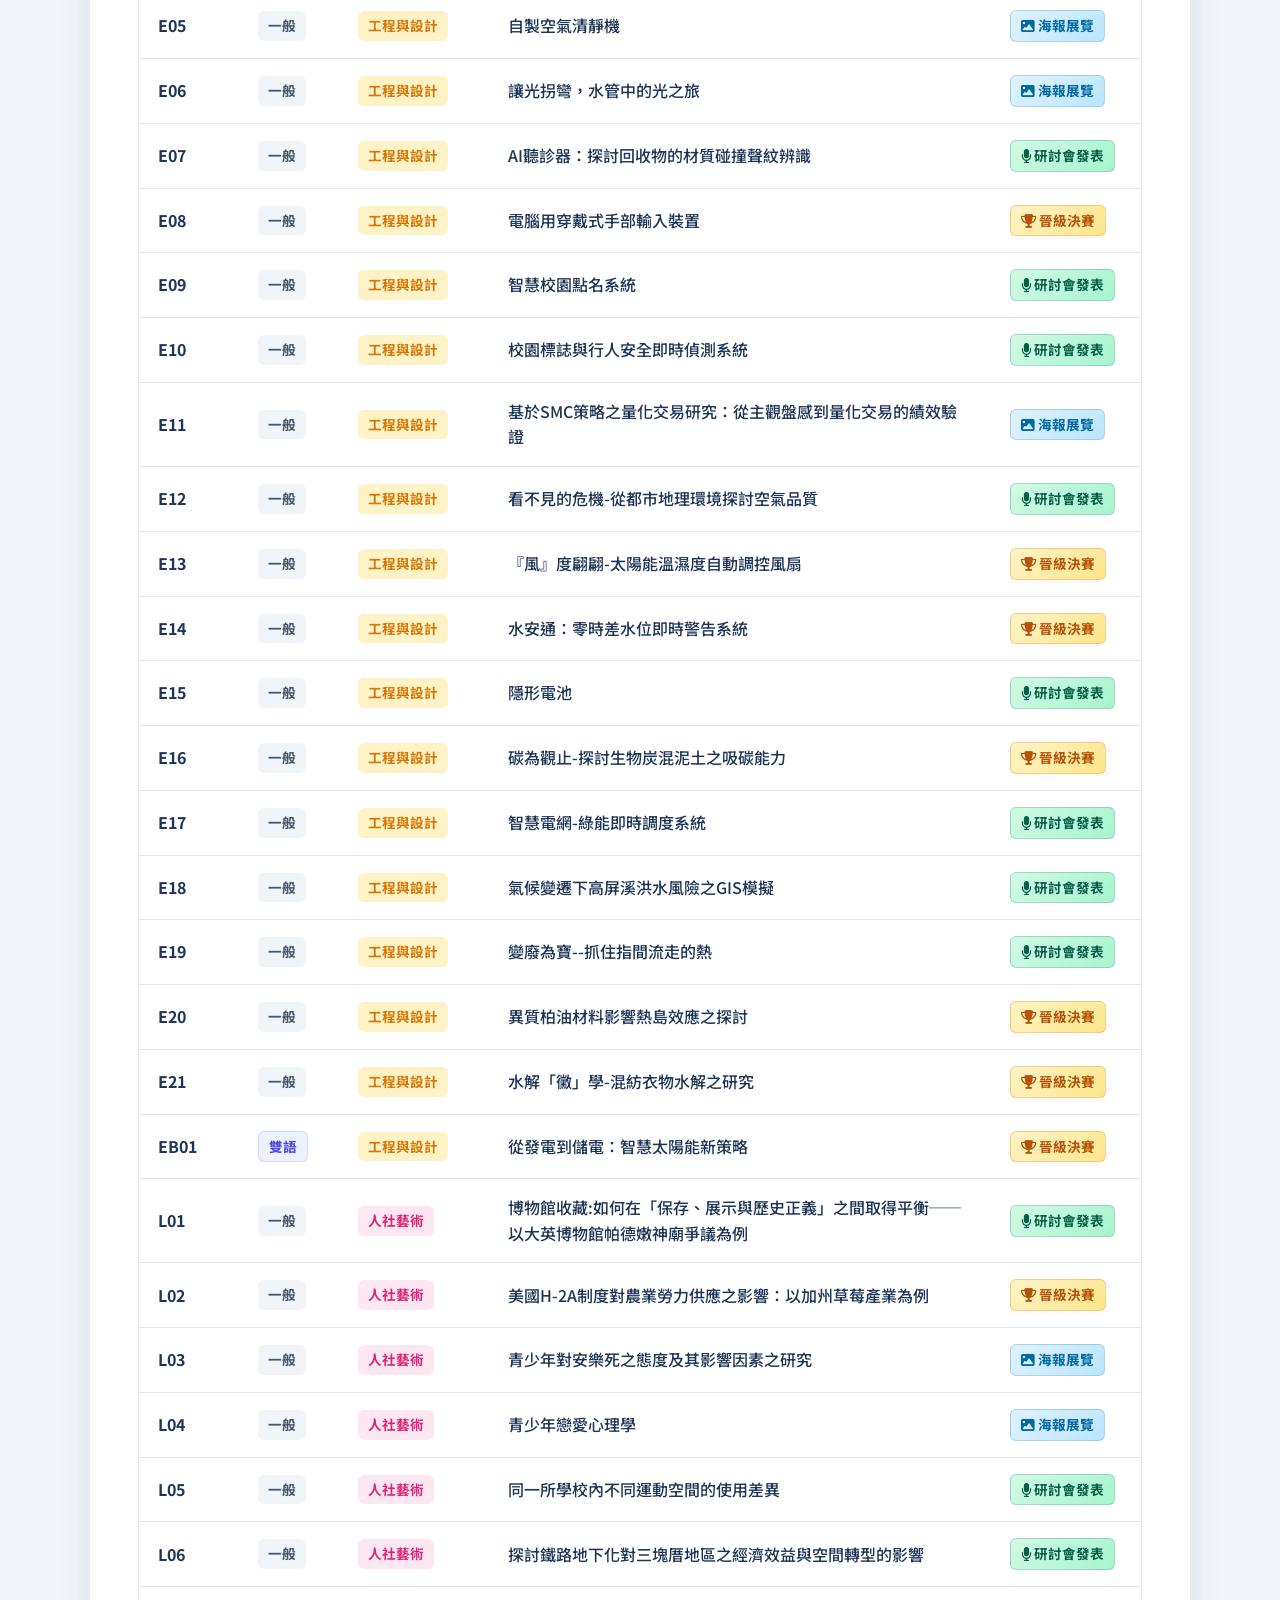
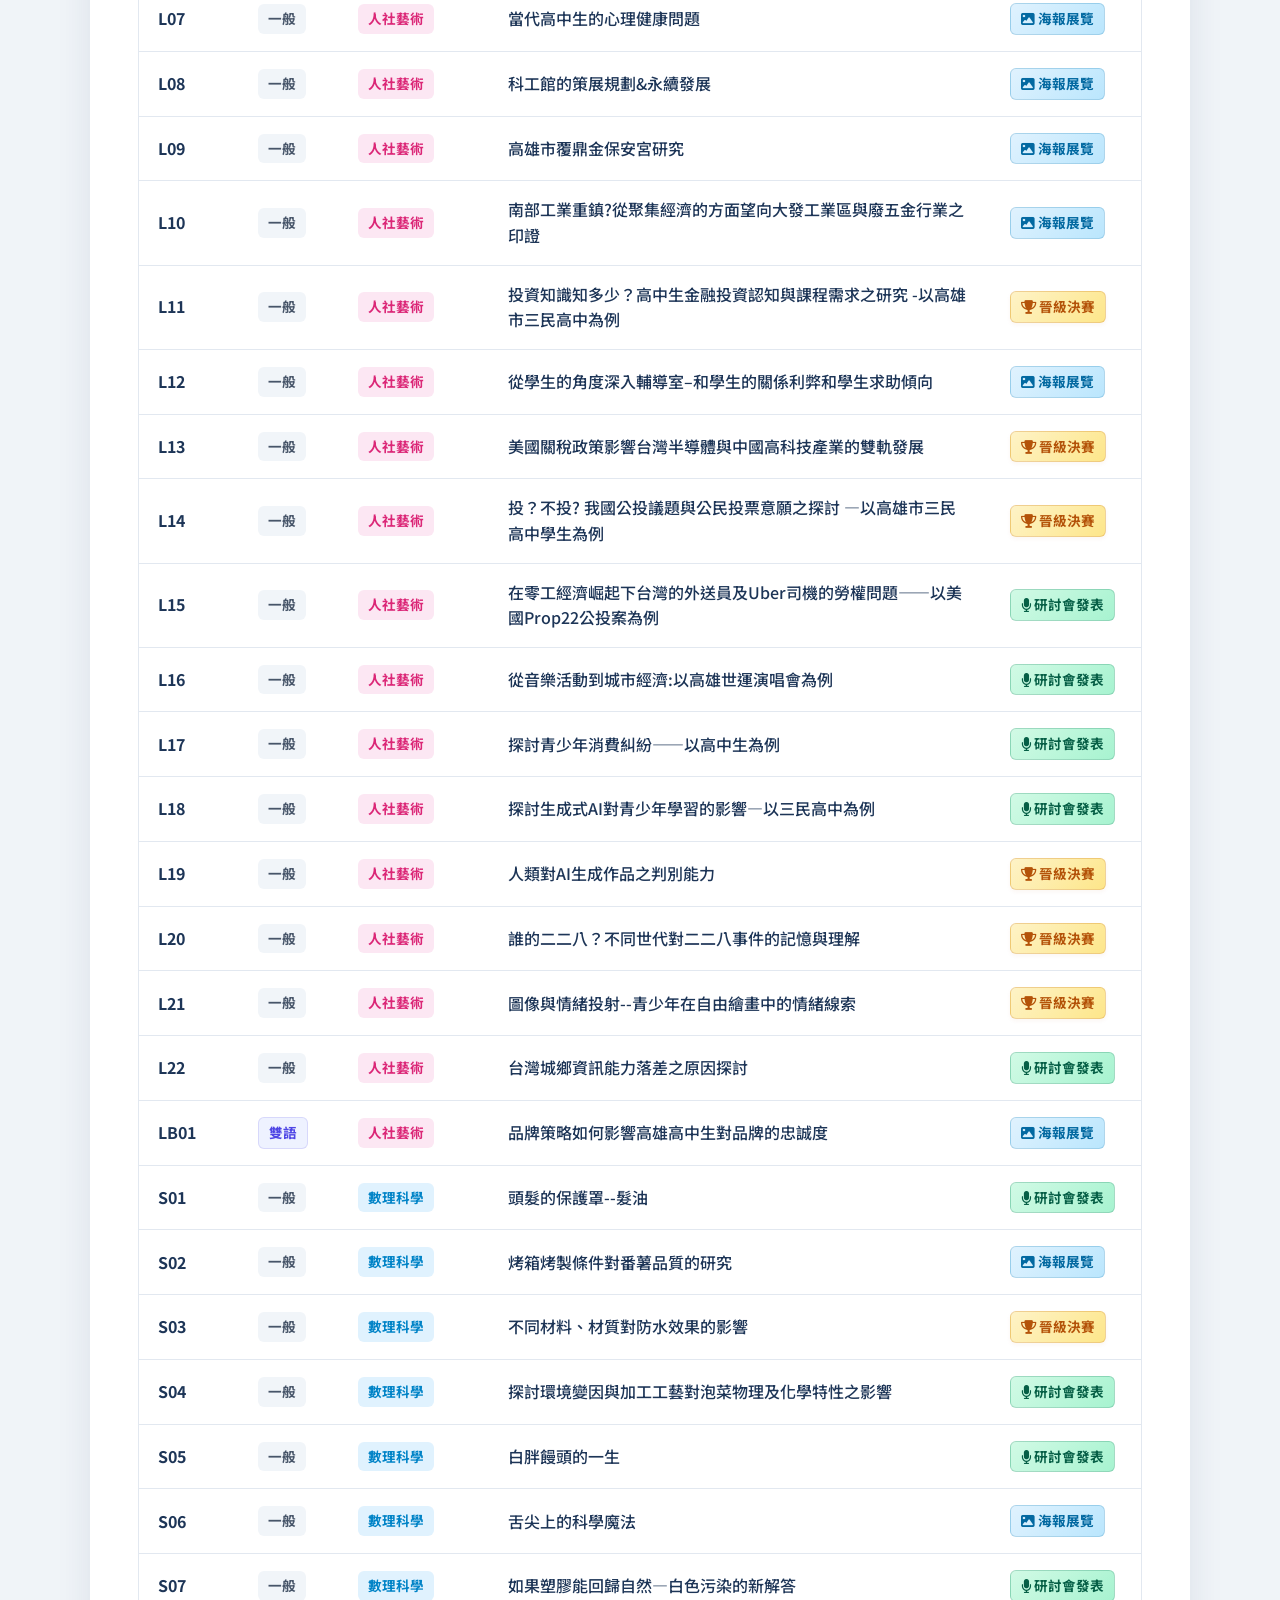
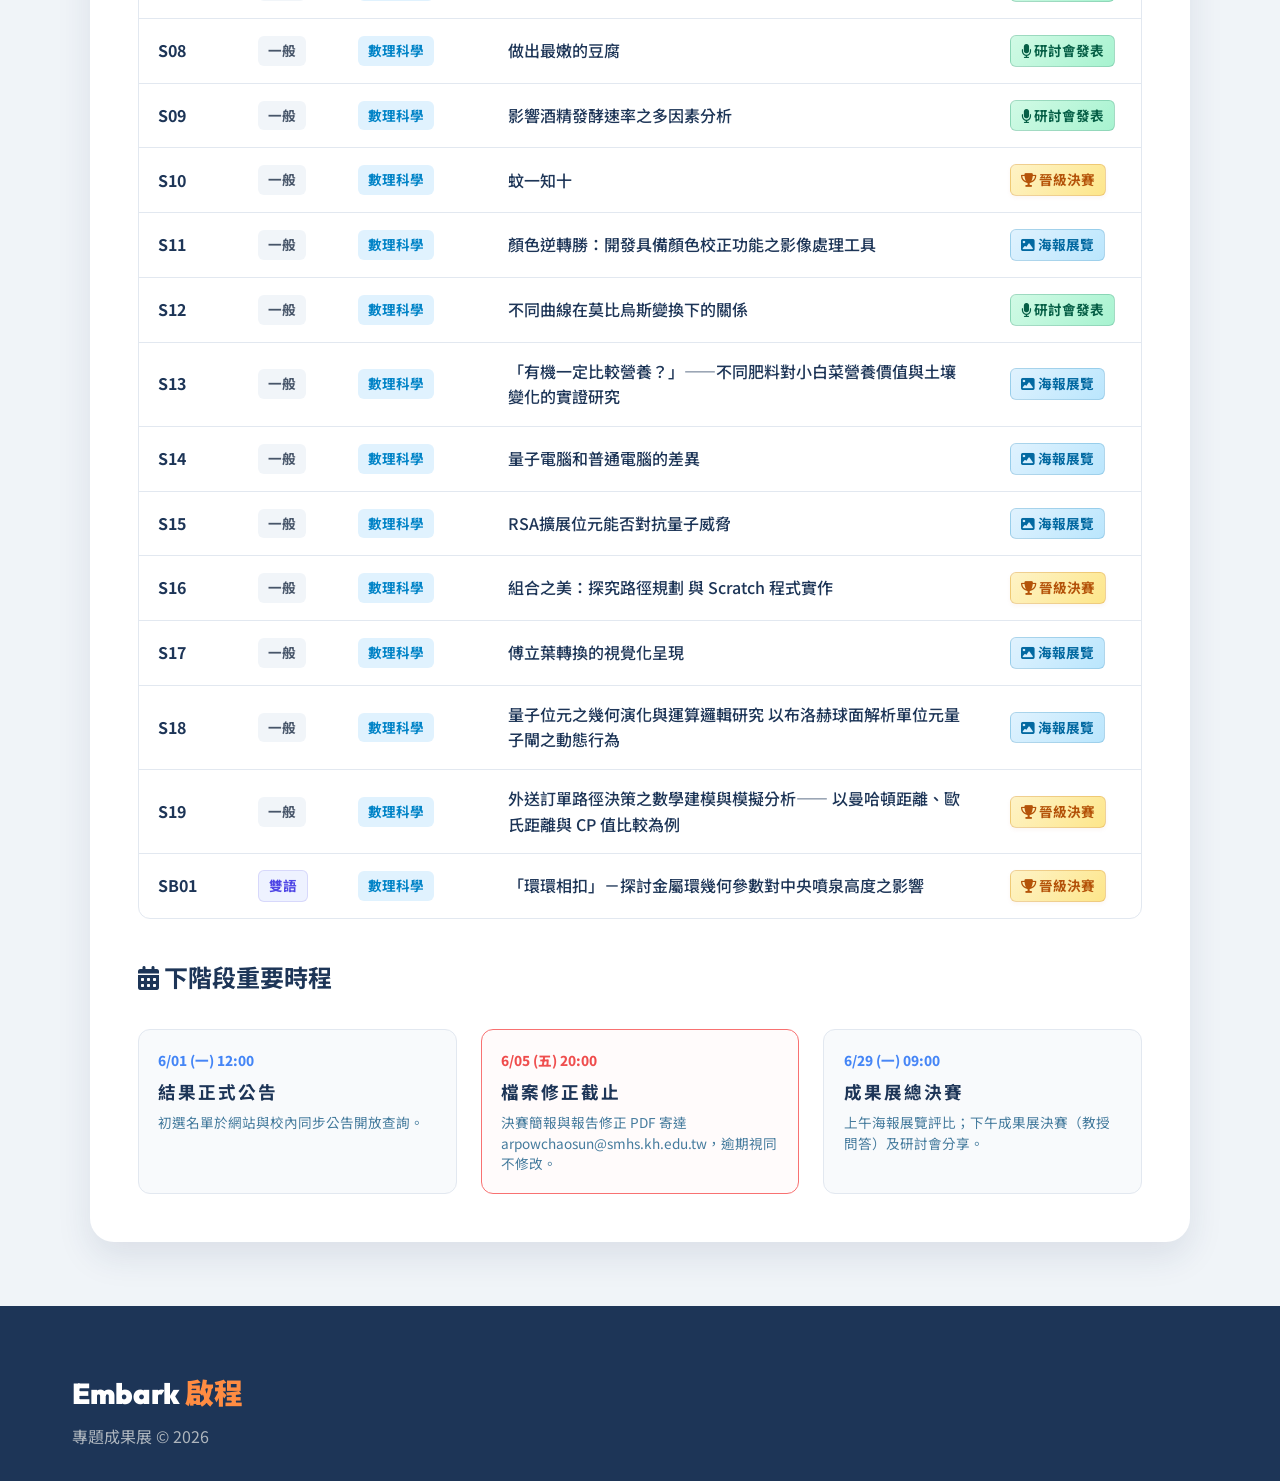
<file: results.html>
<!DOCTYPE html>
<html lang="zh-TW">
<head>
    <meta charset="UTF-8">
    <meta name="viewport" content="width=device-width, initial-scale=1.0">
    <title>初選結果公告與查詢系統 | Embark 啟程</title>
    <!-- Google Fonts -->
    <link href="https://fonts.googleapis.com/css2?family=Noto+Sans+TC:wght@300;400;500;700;900&family=Outfit:wght@400;700;900&display=swap" rel="stylesheet">
    <!-- Font Awesome -->
    <link rel="stylesheet" href="https://cdnjs.cloudflare.com/ajax/libs/font-awesome/6.4.0/css/all.min.css">
    <!-- Custom CSS -->
    <link rel="stylesheet" href="css/style.css">
    <style>
        .page-header {
            padding: 8rem 0 4rem 0;
            background: linear-gradient(135deg, rgba(255, 140, 66, 0.1), rgba(59, 130, 246, 0.05));
            text-align: center;
        }
        .page-title {
            font-size: 3rem;
            color: var(--text-main);
            margin-bottom: 1rem;
        }
        .content-container {
            max-width: 1100px;
            margin: -2rem auto 4rem auto;
            background: #fff;
            padding: 3rem;
            border-radius: 24px;
            box-shadow: var(--shadow-lg);
            position: relative;
            z-index: 10;
        }
        .back-link {
            display: inline-flex;
            align-items: center;
            gap: 10px;
            color: var(--primary-color);
            font-weight: bold;
            margin-bottom: 2rem;
            transition: var(--transition);
        }
        .back-link:hover {
            transform: translateX(-5px);
        }

        /* Stats Cards Dashboard */
        .stats-grid {
            display: grid;
            grid-template-columns: repeat(3, 1fr);
            gap: 1.5rem;
            margin-bottom: 2.5rem;
        }
        .stat-card {
            background: linear-gradient(135deg, rgba(255, 255, 255, 0.8), rgba(240, 244, 248, 0.5));
            border: 1px solid rgba(59, 130, 246, 0.15);
            padding: 1.5rem;
            border-radius: 16px;
            text-align: center;
            box-shadow: var(--shadow-sm);
            transition: var(--transition);
        }
        .stat-card:hover {
            transform: translateY(-5px);
            box-shadow: var(--shadow-md);
            border-color: var(--primary-color);
        }
        .stat-num {
            font-size: 2.5rem;
            font-weight: 900;
            font-family: 'Outfit', sans-serif;
            margin-bottom: 0.2rem;
        }
        .stat-num.finalist { color: #D4AF37; } /* Gold */
        .stat-num.conference { color: #10B981; } /* Emerald */
        .stat-num.poster { color: #3B82F6; } /* Sky Blue */
        
        .stat-label {
            font-weight: 700;
            color: var(--text-main);
            font-size: 1rem;
            margin-bottom: 0.3rem;
        }
        .stat-desc {
            font-size: 0.85rem;
            color: var(--text-light);
        }

        /* Search and Filter Panel */
        .control-panel {
            background: #F8FAFC;
            border: 1px solid #E2E8F0;
            border-radius: 16px;
            padding: 1.5rem;
            margin-bottom: 2rem;
        }
        .search-row {
            display: flex;
            gap: 1rem;
            margin-bottom: 1.2rem;
        }
        .search-box {
            position: relative;
            flex-grow: 1;
        }
        .search-box i {
            position: absolute;
            left: 15px;
            top: 50%;
            transform: translateY(-50%);
            color: var(--text-light);
        }
        .search-input {
            width: 100%;
            padding: 0.8rem 1rem 0.8rem 2.8rem;
            border: 1px solid #CBD5E1;
            border-radius: 30px;
            font-size: 1rem;
            color: var(--text-main);
            outline: none;
            transition: var(--transition);
        }
        .search-input:focus {
            border-color: var(--primary-color);
            box-shadow: 0 0 0 3px rgba(255, 140, 66, 0.15);
        }
        .clear-btn {
            background: #E2E8F0;
            border: none;
            padding: 0.5rem 1.5rem;
            border-radius: 30px;
            font-weight: 700;
            color: var(--text-main);
            cursor: pointer;
            transition: var(--transition);
        }
        .clear-btn:hover {
            background: #CBD5E1;
        }

        /* Filters Row */
        .filters-row {
            display: flex;
            flex-wrap: wrap;
            gap: 1.5rem;
            align-items: center;
        }
        .filter-group {
            display: flex;
            align-items: center;
            gap: 0.5rem;
        }
        .filter-label {
            font-size: 0.9rem;
            font-weight: 700;
            color: var(--text-light);
        }
        .filter-btn {
            background: #fff;
            border: 1px solid #CBD5E1;
            padding: 0.4rem 1rem;
            border-radius: 20px;
            font-size: 0.9rem;
            cursor: pointer;
            transition: var(--transition);
            color: var(--text-main);
        }
        .filter-btn:hover {
            border-color: var(--primary-color);
            color: var(--primary-color);
        }
        .filter-btn.active {
            background: var(--primary-color);
            border-color: var(--primary-color);
            color: #fff;
            font-weight: bold;
        }

        /* Tabs Selection */
        .tabs-container {
            display: flex;
            border-bottom: 2px solid #E2E8F0;
            margin-bottom: 1.5rem;
            gap: 0.5rem;
        }
        .tab-btn {
            background: none;
            border: none;
            padding: 0.8rem 1.5rem;
            font-size: 1.05rem;
            font-weight: 700;
            color: var(--text-light);
            cursor: pointer;
            position: relative;
            transition: var(--transition);
        }
        .tab-btn:hover {
            color: var(--primary-color);
        }
        .tab-btn.active {
            color: var(--primary-color);
        }
        .tab-btn.active::after {
            content: '';
            position: absolute;
            bottom: -2px;
            left: 0;
            width: 100%;
            height: 3px;
            background: var(--primary-color);
            border-radius: 3px;
        }
        .tab-count {
            font-size: 0.8rem;
            background: rgba(33, 158, 188, 0.1);
            color: var(--secondary-color);
            padding: 2px 6px;
            border-radius: 10px;
            margin-left: 5px;
            transition: var(--transition);
        }
        .tab-btn.active .tab-count {
            background: rgba(255, 140, 66, 0.15);
            color: var(--primary-color);
        }

        /* Results Table */
        .table-responsive {
            overflow-x: auto;
            -webkit-overflow-scrolling: touch;
            width: 100%;
            max-width: 100%;
            border-radius: 12px;
            border: 1px solid #E2E8F0;
            margin-bottom: 2.5rem;
        }
        .results-table {
            width: 100%;
            border-collapse: collapse;
            text-align: left;
            font-size: 1rem;
        }
        .results-table th, .results-table td {
            padding: 1rem 1.2rem;
            border-bottom: 1px solid #E2E8F0;
        }
        .results-table th {
            background-color: #F8FAFC;
            color: var(--text-main);
            font-weight: 800;
            font-size: 0.95rem;
        }
        .results-table tbody tr {
            transition: var(--transition);
        }
        .results-table tbody tr:hover {
            background-color: rgba(59, 130, 246, 0.02);
        }
        .results-table tbody tr:last-child td {
            border-bottom: none;
        }
        
        /* Badges styling */
        .badge {
            display: inline-block;
            padding: 4px 10px;
            border-radius: 6px;
            font-size: 0.85rem;
            font-weight: 700;
            text-align: center;
        }
        .badge.type-general { background-color: #F1F5F9; color: #475569; }
        .badge.type-bilingual { background-color: #EEF2FF; color: #4F46E5; border: 1px solid rgba(79, 70, 229, 0.15); }
        
        .badge.group-eng { background-color: #FEF3C7; color: #D97706; } /* engineering */
        .badge.group-art { background-color: #FCE7F3; color: #DB2777; } /* arts */
        .badge.group-sci { background-color: #E0F2FE; color: #0284C7; } /* science */

        .badge.status-final {
            background: linear-gradient(135deg, #FEF3C7, #FDE68A);
            color: #B45309;
            border: 1px solid rgba(180, 83, 9, 0.2);
            box-shadow: 0 2px 4px rgba(180, 83, 9, 0.05);
        }
        .badge.status-conf {
            background: linear-gradient(135deg, #D1FAE5, #A7F3D0);
            color: #065F46;
            border: 1px solid rgba(6, 95, 70, 0.2);
        }
        .badge.status-post {
            background: linear-gradient(135deg, #E0F2FE, #BAE6FD);
            color: #0369A1;
            border: 1px solid rgba(3, 105, 161, 0.2);
        }

        /* Notes and Instructions Section */
        .notice-container {
            background: rgba(255, 140, 66, 0.05);
            border-left: 4px solid var(--primary-color);
            padding: 2rem;
            border-radius: 0 16px 16px 0;
            margin-bottom: 2rem;
            box-shadow: var(--shadow-sm);
        }
        .notice-container h3 {
            color: var(--primary-color);
            margin-bottom: 1rem;
            display: flex;
            align-items: center;
            gap: 10px;
            font-size: 1.3rem;
        }
        .notice-list {
            padding-left: 1.5rem;
            margin-bottom: 1.5rem;
        }
        .notice-list li {
            margin-bottom: 0.8rem;
            font-size: 1.05rem;
            line-height: 1.7;
            color: var(--text-main);
        }
        .email-action-box {
            display: flex;
            align-items: center;
            flex-wrap: wrap;
            gap: 1rem;
            background: #fff;
            padding: 1rem;
            border-radius: 12px;
            border: 1px solid rgba(255, 140, 66, 0.2);
        }
        .email-text {
            font-family: 'Courier New', Courier, monospace;
            font-weight: 700;
            font-size: 1.1rem;
            color: var(--text-main);
            user-select: all;
        }
        .action-btns {
            display: flex;
            gap: 0.5rem;
        }
        .action-btn {
            padding: 0.5rem 1rem;
            border-radius: 20px;
            font-size: 0.85rem;
            font-weight: bold;
            cursor: pointer;
            border: none;
            display: flex;
            align-items: center;
            gap: 5px;
            transition: var(--transition);
        }
        .action-btn.copy {
            background: #F1F5F9;
            color: #475569;
        }
        .action-btn.copy:hover {
            background: #E2E8F0;
        }
        .action-btn.send {
            background: var(--secondary-color);
            color: #fff;
        }
        .action-btn.send:hover {
            background: #2563EB;
        }

        .no-results {
            text-align: center;
            padding: 3rem;
            color: var(--text-light);
            font-size: 1.1rem;
        }
        .no-results i {
            font-size: 2.5rem;
            margin-bottom: 1rem;
            display: block;
            color: #CBD5E1;
        }

        /* Timeline Box for deadlines */
        .deadline-timeline {
            display: grid;
            grid-template-columns: repeat(3, 1fr);
            gap: 1.5rem;
            margin-top: 2rem;
        }
        .deadline-card {
            background: #F8FAFC;
            border: 1px solid #E2E8F0;
            padding: 1.2rem;
            border-radius: 12px;
            position: relative;
        }
        .deadline-card.highlight {
            border-color: #F87171;
            background: rgba(239, 68, 68, 0.02);
        }
        .deadline-card .date {
            font-size: 0.85rem;
            font-weight: 800;
            color: var(--secondary-color);
            display: block;
            margin-bottom: 0.5rem;
            text-transform: uppercase;
        }
        .deadline-card.highlight .date {
            color: #EF4444;
        }
        .deadline-card .title {
            font-size: 1.1rem;
            font-weight: 700;
            margin-bottom: 0.3rem;
            color: var(--text-main);
        }
        .deadline-card .desc {
            font-size: 0.85rem;
            color: var(--text-light);
            line-height: 1.5;
        }

        @media (max-width: 992px) {
            .stats-grid { grid-template-columns: 1fr; gap: 1rem; }
            .deadline-timeline { grid-template-columns: 1fr; gap: 1rem; }
        }

        @media (max-width: 768px) {
            .content-container { padding: 1.5rem; border-radius: 0; margin-top: 0; box-shadow: none; }
            .search-row { flex-direction: column; }
            .filters-row { flex-direction: column; align-items: flex-start; gap: 1rem; }
            .results-table th:nth-child(2), .results-table td:nth-child(2) { display: none; } /* Hide type on mobile to save space */
            
            /* Responsive table stack-like styling on very small screens */
            /* We'll keep default table scroll wrapper, it is robust. */
        }
    </style>
</head>
<body>

    <!-- Navigation -->
    <nav id="navbar" class="scrolled">
        <div class="nav-container">
            <a href="index.html" class="logo">Embark <span>啟程</span></a>
            <a href="index.html" class="btn primary-btn" style="padding: 0.5rem 1.5rem; font-size: 0.9rem;">返回首頁</a>
        </div>
    </nav>

    <!-- Header -->
    <div class="page-header">
        <div class="container">
            <h1 class="page-title">初選結果公告與查詢</h1>
            <p class="section-subtitle">高雄市立三民高級中學．第六屆專題成果展《啟程》</p>
        </div>
    </div>

    <!-- Main Content -->
    <div class="container">
        <div class="content-container">
            
            <a href="index.html" class="back-link"><i class="fas fa-arrow-left"></i> 回望來時路</a>

            <!-- Announcement Notice -->
            <div class="notice-container">
                <h3><i class="fas fa-exclamation-triangle"></i> 進決賽組別與研討會分享組別注意事項</h3>
                <ul class="notice-list">
                    <li><strong>報告時間：</strong>簡報時間均為 <strong style="color: #EF4444;">8 分鐘</strong>（<strong>6:30</strong> 短鈴 1 聲提醒，<strong>8:00</strong> 長鈴請立即停止並離場），決賽會場另有評審教授問答 <strong>5 分鐘</strong>。</li>
                    <li><strong>檔案修正：</strong>若需修正研究成果報告書或簡報，請於 <strong>6/5 (五) 20:00 前</strong> 繳交（寄送至下述信箱）。逾期未寄，視同不修正，將以初賽版本送交決賽。</li>
                    <li><strong>海報輸出：</strong>海報展決賽之海報將由學校依據先前繳交之海報檔案統一送印，不開放再修正。</li>
                </ul>
                
                <div class="email-action-box">
                    <div>
                        <span class="filter-label" style="display: block; margin-bottom: 3px;">收件信箱：</span>
                        <span class="email-text" id="email-address">arpowchaosun@smhs.kh.edu.tw</span>
                    </div>
                    <div class="action-btns">
                        <button class="action-btn copy" onclick="copyEmail()"><i class="fas fa-copy"></i> 複製信箱</button>
                        <button class="action-btn send" id="send-email-btn" onclick="sendEmail()"><i class="fas fa-envelope"></i> 撰寫郵件</button>
                    </div>
                </div>
            </div>

            <!-- Stats Dashboard -->
            <div class="stats-grid">
                <div class="stat-card">
                    <div class="stat-num finalist" id="count-finalist">0</div>
                    <div class="stat-label">🏆 晉級決賽</div>
                    <div class="stat-desc">口頭發表 + 教授提問問答</div>
                </div>
                <div class="stat-card">
                    <div class="stat-num conference" id="count-conference">0</div>
                    <div class="stat-label">🎙️ 研討會分享</div>
                    <div class="stat-desc">學術成果分享與口頭報告</div>
                </div>
                <div class="stat-card">
                    <div class="stat-num poster" id="count-poster">0</div>
                    <div class="stat-label">🖼️ 海報展覽</div>
                    <div class="stat-desc">未入選決賽組之實體海報評比</div>
                </div>
            </div>

            <!-- Tabs Navigation -->
            <div class="tabs-container">
                <button class="tab-btn active" onclick="switchTab('all')">全部結果 <span class="tab-count" id="badge-all">0</span></button>
                <button class="tab-btn" onclick="switchTab('finalist')">🏆 晉級決賽 <span class="tab-count" id="badge-finalist">0</span></button>
                <button class="tab-btn" onclick="switchTab('conference')">🎙️ 研討會分享 <span class="tab-count" id="badge-conference">0</span></button>
                <button class="tab-btn" onclick="switchTab('poster')">🖼️ 海報展覽 <span class="tab-count" id="badge-poster">0</span></button>
            </div>

            <!-- Control & Filtering Panel -->
            <div class="control-panel">
                <div class="search-row">
                    <div class="search-box">
                        <i class="fas fa-search"></i>
                        <input type="text" class="search-input" id="search-input" placeholder="輸入編號、作品名稱搜尋..." oninput="handleSearch()">
                    </div>
                    <button class="clear-btn" onclick="clearFilters()"><i class="fas fa-undo"></i> 重設條件</button>
                </div>
                
                <div class="filters-row">
                    <div class="filter-group">
                        <span class="filter-label">學科領域：</span>
                        <button class="filter-btn active" data-filter="group" data-value="all" onclick="setFilter('group', 'all')">全部</button>
                        <button class="filter-btn" data-filter="group" data-value="工程與設計" onclick="setFilter('group', '工程與設計')">工程與設計</button>
                        <button class="filter-btn" data-filter="group" data-value="人社藝術" onclick="setFilter('group', '人社藝術')">人社藝術</button>
                        <button class="filter-btn" data-filter="group" data-value="數理科學" onclick="setFilter('group', '數理科學')">數理科學</button>
                    </div>
                    
                    <div class="filter-group">
                        <span class="filter-label">語系分類：</span>
                        <button class="filter-btn active" data-filter="lang" data-value="all" onclick="setFilter('lang', 'all')">全部</button>
                        <button class="filter-btn" data-filter="lang" data-value="一般" onclick="setFilter('lang', '一般')">一般組</button>
                        <button class="filter-btn" data-filter="lang" data-value="雙語" onclick="setFilter('lang', '雙語')">雙語組</button>
                    </div>
                </div>
            </div>

            <!-- Dynamic Table Container -->
            <div class="table-responsive">
                <table class="results-table" id="results-table">
                    <thead>
                        <tr>
                            <th style="width: 100px;">編號</th>
                            <th style="width: 100px;">發表類型</th>
                            <th style="width: 150px;">學科組別</th>
                            <th>作品名稱</th>
                            <th style="width: 150px;">初選結果</th>
                        </tr>
                    </thead>
                    <tbody id="table-body">
                        <!-- Javascript dynamically generates rows -->
                    </tbody>
                </table>
            </div>

            <!-- Timeline of Important Deadlines -->
            <h3 style="font-size: 1.5rem; color: var(--text-main); margin-bottom: 1rem;"><i class="fas fa-calendar-alt"></i> 下階段重要時程</h3>
            <div class="deadline-timeline">
                <div class="deadline-card">
                    <span class="date">6/01 (一) 12:00</span>
                    <h4 class="title">結果正式公告</h4>
                    <p class="desc">初選名單於網站與校內同步公告開放查詢。</p>
                </div>
                <div class="deadline-card highlight">
                    <span class="date">6/05 (五) 20:00</span>
                    <h4 class="title">檔案修正截止</h4>
                    <p class="desc">決賽簡報與報告修正 PDF 寄達 arpowchaosun@smhs.kh.edu.tw，逾期視同不修改。</p>
                </div>
                <div class="deadline-card">
                    <span class="date">6/29 (一) 09:00</span>
                    <h4 class="title">成果展總決賽</h4>
                    <p class="desc">上午海報展覽評比；下午成果展決賽（教授問答）及研討會分享。</p>
                </div>
            </div>

        </div>
    </div>

    <!-- Footer -->
    <footer>
        <div class="footer-container">
            <div class="footer-logo">
                <h3>Embark <span>啟程</span></h3>
                <p>專題成果展 © 2026</p>
            </div>
        </div>
    </footer>

    <!-- Script Section -->
    <script>
        // Full Dataset
        const projects = [
            // 工程與設計
            { id: "E01", lang: "一般", group: "工程與設計", title: "隔熱磚的秘密", isFinalist: false, isConference: false, isPoster: true },
            { id: "E02", lang: "一般", group: "工程與設計", title: "空拍機巡弋-看見高雄(看見三民高中)", isFinalist: false, isConference: false, isPoster: true },
            { id: "E03", lang: "一般", group: "工程與設計", title: "綠能(太陽能)繫留無人機之研究與控制", isFinalist: false, isConference: false, isPoster: true },
            { id: "E04", lang: "一般", group: "工程與設計", title: "「慧眼識空」：智能影像空氣品質監測", isFinalist: false, isConference: false, isPoster: true },
            { id: "E05", lang: "一般", group: "工程與設計", title: "自製空氣清靜機", isFinalist: false, isConference: false, isPoster: true },
            { id: "E06", lang: "一般", group: "工程與設計", title: "讓光拐彎，水管中的光之旅", isFinalist: false, isConference: false, isPoster: true },
            { id: "E07", lang: "一般", group: "工程與設計", title: "AI聽診器：探討回收物的材質碰撞聲紋辨識", isFinalist: false, isConference: true, isPoster: true },
            { id: "E08", lang: "一般", group: "工程與設計", title: "電腦用穿戴式手部輸入裝置", isFinalist: true, isConference: false, isPoster: false },
            { id: "E09", lang: "一般", group: "工程與設計", title: "智慧校園點名系統", isFinalist: false, isConference: true, isPoster: true },
            { id: "E10", lang: "一般", group: "工程與設計", title: "校園標誌與行人安全即時偵測系統", isFinalist: false, isConference: true, isPoster: true },
            { id: "E11", lang: "一般", group: "工程與設計", title: "基於SMC策略之量化交易研究：從主觀盤感到量化交易的績效驗證", isFinalist: false, isConference: false, isPoster: true },
            { id: "E12", lang: "一般", group: "工程與設計", title: "看不見的危機-從都市地理環境探討空氣品質", isFinalist: false, isConference: true, isPoster: true },
            { id: "E13", lang: "一般", group: "工程與設計", title: "『風』度翩翩-太陽能溫濕度自動調控風扇", isFinalist: true, isConference: false, isPoster: false },
            { id: "E14", lang: "一般", group: "工程與設計", title: "水安通：零時差水位即時警告系統", isFinalist: true, isConference: false, isPoster: false },
            { id: "E15", lang: "一般", group: "工程與設計", title: "隱形電池", isFinalist: false, isConference: true, isPoster: true },
            { id: "E16", lang: "一般", group: "工程與設計", title: "碳為觀止-探討生物炭混泥土之吸碳能力", isFinalist: true, isConference: false, isPoster: false },
            { id: "E17", lang: "一般", group: "工程與設計", title: "智慧電網-綠能即時調度系統", isFinalist: false, isConference: true, isPoster: true },
            { id: "E18", lang: "一般", group: "工程與設計", title: "氣候變遷下高屏溪洪水風險之GIS模擬", isFinalist: false, isConference: true, isPoster: true },
            { id: "E19", lang: "一般", group: "工程與設計", title: "變廢為寶--抓住指間流走的熱", isFinalist: false, isConference: true, isPoster: true },
            { id: "E20", lang: "一般", group: "工程與設計", title: "異質柏油材料影響熱島效應之探討", isFinalist: true, isConference: false, isPoster: false },
            { id: "E21", lang: "一般", group: "工程與設計", title: "水解「黴」學-混紡衣物水解之研究", isFinalist: true, isConference: false, isPoster: false },
            { id: "EB01", lang: "雙語", group: "工程與設計", title: "從發電到儲電：智慧太陽能新策略", isFinalist: true, isConference: false, isPoster: false },

            // 人社藝術
            { id: "L01", lang: "一般", group: "人社藝術", title: "博物館收藏:如何在「保存、展示與歷史正義」之間取得平衡──以大英博物館帕德嫩神廟爭議為例", isFinalist: false, isConference: true, isPoster: true },
            { id: "L02", lang: "一般", group: "人社藝術", title: "美國H-2A制度對農業勞力供應之影響：以加州草莓產業為例", isFinalist: true, isConference: false, isPoster: false },
            { id: "L03", lang: "一般", group: "人社藝術", title: "青少年對安樂死之態度及其影響因素之研究", isFinalist: false, isConference: false, isPoster: true },
            { id: "L04", lang: "一般", group: "人社藝術", title: "青少年戀愛心理學", isFinalist: false, isConference: false, isPoster: true },
            { id: "L05", lang: "一般", group: "人社藝術", title: "同一所學校內不同運動空間的使用差異", isFinalist: false, isConference: true, isPoster: true },
            { id: "L06", lang: "一般", group: "人社藝術", title: "探討鐵路地下化對三塊厝地區之經濟效益與空間轉型的影響", isFinalist: false, isConference: true, isPoster: true },
            { id: "L07", lang: "一般", group: "人社藝術", title: "當代高中生的心理健康問題", isFinalist: false, isConference: false, isPoster: true },
            { id: "L08", lang: "一般", group: "人社藝術", title: "科工館的策展規劃&永續發展", isFinalist: false, isConference: false, isPoster: true },
            { id: "L09", lang: "一般", group: "人社藝術", title: "高雄市覆鼎金保安宮研究", isFinalist: false, isConference: false, isPoster: true },
            { id: "L10", lang: "一般", group: "人社藝術", title: "南部工業重鎮?從聚集經濟的方面望向大發工業區與廢五金行業之印證", isFinalist: false, isConference: false, isPoster: true },
            { id: "L11", lang: "一般", group: "人社藝術", title: "投資知識知多少？高中生金融投資認知與課程需求之研究  -以高雄市三民高中為例", isFinalist: true, isConference: false, isPoster: false },
            { id: "L12", lang: "一般", group: "人社藝術", title: "從學生的角度深入輔導室–和學生的關係利弊和學生求助傾向", isFinalist: false, isConference: false, isPoster: true },
            { id: "L13", lang: "一般", group: "人社藝術", title: "美國關稅政策影響台灣半導體與中國高科技產業的雙軌發展", isFinalist: true, isConference: false, isPoster: false },
            { id: "L14", lang: "一般", group: "人社藝術", title: "投？不投? 我國公投議題與公民投票意願之探討 —以高雄市三民高中學生為例", isFinalist: true, isConference: false, isPoster: false },
            { id: "L15", lang: "一般", group: "人社藝術", title: "在零工經濟崛起下台灣的外送員及Uber司機的勞權問題——以美國Prop22公投案為例", isFinalist: false, isConference: true, isPoster: true },
            { id: "L16", lang: "一般", group: "人社藝術", title: "從音樂活動到城市經濟:以高雄世運演唱會為例", isFinalist: false, isConference: true, isPoster: true },
            { id: "L17", lang: "一般", group: "人社藝術", title: "探討青少年消費糾紛——以高中生為例", isFinalist: false, isConference: true, isPoster: true },
            { id: "L18", lang: "一般", group: "人社藝術", title: "探討生成式AI對青少年學習的影響—以三民高中為例", isFinalist: false, isConference: true, isPoster: true },
            { id: "L19", lang: "一般", group: "人社藝術", title: "人類對AI生成作品之判別能力", isFinalist: true, isConference: false, isPoster: false },
            { id: "L20", lang: "一般", group: "人社藝術", title: "誰的二二八？不同世代對二二八事件的記憶與理解", isFinalist: true, isConference: false, isPoster: false },
            { id: "L21", lang: "一般", group: "人社藝術", title: "圖像與情緒投射--青少年在自由繪畫中的情緒線索", isFinalist: true, isConference: false, isPoster: false },
            { id: "L22", lang: "一般", group: "人社藝術", title: "台灣城鄉資訊能力落差之原因探討", isFinalist: false, isConference: true, isPoster: true },
            { id: "LB01", lang: "雙語", group: "人社藝術", title: "品牌策略如何影響高雄高中生對品牌的忠誠度", isFinalist: false, isConference: false, isPoster: true },

            // 數理科學
            { id: "S01", lang: "一般", group: "數理科學", title: "頭髮的保護罩--髮油", isFinalist: false, isConference: true, isPoster: true },
            { id: "S02", lang: "一般", group: "數理科學", title: "烤箱烤製條件對番薯品質的研究", isFinalist: false, isConference: false, isPoster: true },
            { id: "S03", lang: "一般", group: "數理科學", title: "不同材料、材質對防水效果的影響", isFinalist: true, isConference: false, isPoster: false },
            { id: "S04", lang: "一般", group: "數理科學", title: "探討環境變因與加工工藝對泡菜物理及化學特性之影響", isFinalist: false, isConference: true, isPoster: true },
            { id: "S05", lang: "一般", group: "數理科學", title: "白胖饅頭的一生", isFinalist: false, isConference: true, isPoster: true },
            { id: "S06", lang: "一般", group: "數理科學", title: "舌尖上的科學魔法", isFinalist: false, isConference: false, isPoster: true },
            { id: "S07", lang: "一般", group: "數理科學", title: "如果塑膠能回歸自然—白色污染的新解答", isFinalist: false, isConference: true, isPoster: true },
            { id: "S08", lang: "一般", group: "數理科學", title: "做出最嫩的豆腐", isFinalist: false, isConference: true, isPoster: true },
            { id: "S09", lang: "一般", group: "數理科學", title: "影響酒精發酵速率之多因素分析", isFinalist: false, isConference: true, isPoster: true },
            { id: "S10", lang: "一般", group: "數理科學", title: "蚊一知十", isFinalist: true, isConference: false, isPoster: false },
            { id: "S11", lang: "一般", group: "數理科學", title: "顏色逆轉勝：開發具備顏色校正功能之影像處理工具", isFinalist: false, isConference: false, isPoster: true },
            { id: "S12", lang: "一般", group: "數理科學", title: "不同曲線在莫比烏斯變換下的關係", isFinalist: false, isConference: true, isPoster: true },
            { id: "S13", lang: "一般", group: "數理科學", title: "「有機一定比較營養？」——不同肥料對小白菜營養價值與土壤變化的實證研究", isFinalist: false, isConference: false, isPoster: true },
            { id: "S14", lang: "一般", group: "數理科學", title: "量子電腦和普通電腦的差異", isFinalist: false, isConference: false, isPoster: true },
            { id: "S15", lang: "一般", group: "數理科學", title: "RSA擴展位元能否對抗量子威脅", isFinalist: false, isConference: false, isPoster: true },
            { id: "S16", lang: "一般", group: "數理科學", title: "組合之美：探究路徑規劃 與 Scratch 程式實作", isFinalist: true, isConference: false, isPoster: false },
            { id: "S17", lang: "一般", group: "數理科學", title: "傅立葉轉換的視覺化呈現", isFinalist: false, isConference: false, isPoster: true },
            { id: "S18", lang: "一般", group: "數理科學", title: "量子位元之幾何演化與運算邏輯研究 以布洛赫球面解析單位元量子閘之動態行為", isFinalist: false, isConference: false, isPoster: true },
            { id: "S19", lang: "一般", group: "數理科學", title: "外送訂單路徑決策之數學建模與模擬分析—— 以曼哈頓距離、歐氏距離與 CP 值比較為例", isFinalist: true, isConference: false, isPoster: false },
            { id: "SB01", lang: "雙語", group: "數理科學", title: "「環環相扣」－探討金屬環幾何參數對中央噴泉高度之影響", isFinalist: true, isConference: false, isPoster: false }
        ];

        // State variables
        let currentTab = 'all';
        let currentFilters = {
            group: 'all',
            lang: 'all',
            search: ''
        };

        // DOM elements
        const tableBody = document.getElementById('table-body');
        const searchInput = document.getElementById('search-input');
        
        // Init function
        window.addEventListener('DOMContentLoaded', () => {
            calculateStats();
            renderTable();
        });

        function calculateStats() {
            // Count distinct types
            const numFinalist = projects.filter(p => p.isFinalist).length;
            const numConference = projects.filter(p => p.isConference).length;
            const numPoster = projects.filter(p => p.isPoster).length;
            
            // Set stats values
            document.getElementById('count-finalist').innerText = numFinalist;
            document.getElementById('count-conference').innerText = numConference;
            document.getElementById('count-poster').innerText = numPoster;

            // Set badge counts on tabs
            document.getElementById('badge-all').innerText = projects.length;
            document.getElementById('badge-finalist').innerText = numFinalist;
            document.getElementById('badge-conference').innerText = numConference;
            document.getElementById('badge-poster').innerText = numPoster;
        }

        function switchTab(tabId) {
            currentTab = tabId;
            
            // Update active styling on tabs
            const tabs = document.querySelectorAll('.tab-btn');
            tabs.forEach(tab => {
                if (tab.getAttribute('onclick').includes(tabId)) {
                    tab.classList.add('active');
                } else {
                    tab.classList.remove('active');
                }
            });

            renderTable();
        }

        function setFilter(type, value) {
            currentFilters[type] = value;

            // Update active styling on filter buttons
            const btns = document.querySelectorAll(`.filter-btn[data-filter="${type}"]`);
            btns.forEach(btn => {
                if (btn.getAttribute('data-value') === value) {
                    btn.classList.add('active');
                } else {
                    btn.classList.remove('active');
                }
            });

            renderTable();
        }

        function handleSearch() {
            currentFilters.search = searchInput.value.trim().toLowerCase();
            renderTable();
        }

        function clearFilters() {
            // Reset filters
            currentFilters = {
                group: 'all',
                lang: 'all',
                search: ''
            };
            currentTab = 'all';

            // Reset UI
            searchInput.value = '';
            
            const tabBtns = document.querySelectorAll('.tab-btn');
            tabBtns.forEach((btn, index) => {
                if (index === 0) btn.classList.add('active');
                else btn.classList.remove('active');
            });

            const filterBtns = document.querySelectorAll('.filter-btn');
            filterBtns.forEach(btn => {
                if (btn.getAttribute('data-value') === 'all') {
                    btn.classList.add('active');
                } else {
                    btn.classList.remove('active');
                }
            });

            renderTable();
        }

        function getFilteredProjects() {
            return projects.filter(project => {
                // 1. Tab Check
                if (currentTab === 'finalist' && !project.isFinalist) return false;
                if (currentTab === 'conference' && !project.isConference) return false;
                if (currentTab === 'poster' && !project.isPoster) return false;

                // 2. Group Check
                if (currentFilters.group !== 'all' && project.group !== currentFilters.group) return false;

                // 3. Language Check
                if (currentFilters.lang !== 'all' && project.lang !== currentFilters.lang) return false;

                // 4. Search Query Check
                if (currentFilters.search) {
                    const searchLower = currentFilters.search;
                    const matchesId = project.id.toLowerCase().includes(searchLower);
                    const matchesTitle = project.title.toLowerCase().includes(searchLower);
                    const matchesGroup = project.group.toLowerCase().includes(searchLower);
                    if (!matchesId && !matchesTitle && !matchesGroup) return false;
                }

                return true;
            });
        }

        function renderTable() {
            const filtered = getFilteredProjects();
            tableBody.innerHTML = '';

            if (filtered.length === 0) {
                tableBody.innerHTML = `
                    <tr>
                        <td colspan="5" class="no-results">
                            <i class="fas fa-search-minus"></i>
                            沒有找到符合條件的專題作品，請試著更換關鍵字或篩選條件。
                        </td>
                    </tr>
                `;
                return;
            }

            // Sorting: We want to sort projects by id. Let's write a simple sorter.
            // Natural sort helper for bilingual (EB01) vs general (E01)
            filtered.sort((a, b) => {
                return a.id.localeCompare(b.id, undefined, { numeric: true, sensitivity: 'base' });
            });

            filtered.forEach(project => {
                const tr = document.createElement('tr');
                
                // Badges classes
                const langBadgeClass = project.lang === '雙語' ? 'badge type-bilingual' : 'badge type-general';
                
                let groupBadgeClass = 'badge ';
                if (project.group === '工程與設計') groupBadgeClass += 'group-eng';
                else if (project.group === '人社藝術') groupBadgeClass += 'group-art';
                else groupBadgeClass += 'group-sci';

                // Status tag
                let statusTagHtml = '';
                if (project.isFinalist) {
                    statusTagHtml = `<span class="badge status-final"><i class="fas fa-trophy"></i> 晉級決賽</span>`;
                } else if (project.isConference) {
                    statusTagHtml = `<span class="badge status-conf"><i class="fas fa-microphone"></i> 研討會發表</span>`;
                } else if (project.isPoster) {
                    statusTagHtml = `<span class="badge status-post"><i class="fas fa-image"></i> 海報展覽</span>`;
                }

                tr.innerHTML = `
                    <td><strong>${project.id}</strong></td>
                    <td><span class="${langBadgeClass}">${project.lang}</span></td>
                    <td><span class="${groupBadgeClass}">${project.group}</span></td>
                    <td><span style="font-weight: 500;">${project.title}</span></td>
                    <td>${statusTagHtml}</td>
                `;

                tableBody.appendChild(tr);
            });
        }

        // Email copy function
        function copyEmail() {
            const email = document.getElementById('email-address').innerText;
            navigator.clipboard.writeText(email).then(() => {
                alert('信箱位址已複製至您的剪貼簿！\n' + email);
            }).catch(err => {
                // Fallback
                console.error('Could not copy text: ', err);
                alert('複製失敗，請手動複製信箱：' + email);
            });
        }

        // Email sending function with visual feedback and copy fallback
        function sendEmail() {
            const email = 'arpowchaosun@smhs.kh.edu.tw';
            const subject = encodeURIComponent('【專題成果展檔案修正】組別編號-作品名稱');
            
            // Try to open mailto link
            window.location.href = `mailto:${email}?subject=${subject}`;
            
            // Provide immediate visual feedback on the button
            const sendBtn = document.getElementById('send-email-btn');
            const originalText = sendBtn.innerHTML;
            
            sendBtn.innerHTML = '<i class="fas fa-check"></i> 已嘗試開啟郵件';
            sendBtn.style.background = '#10B981'; // emerald green
            
            setTimeout(() => {
                sendBtn.innerHTML = originalText;
                sendBtn.style.background = ''; // reset
            }, 3000);
        }
    </script>
</body>
</html>
</file>
<file: css/style.css>
/* Reset & Base Styles */
* {
    margin: 0;
    padding: 0;
    box-sizing: border-box;
}

:root {
    --primary-color: #FF8C42; /* Warm Orange from the train/frame */
    --primary-hover: #FF7B25;
    --secondary-color: #3B82F6; /* Brighter sky blue */
    --bg-color: #F0F4F8;
    --alt-bg: #FFFFFF;
    --text-main: #1D3557; /* Deep Navy - much more harmonious with sky than stark black */
    --text-light: #457B9D; /* Soft ocean blue */
    
    --transition: all 0.3s cubic-bezier(0.25, 0.8, 0.25, 1);
    --shadow-sm: 0 4px 6px rgba(29, 53, 87, 0.05);
    --shadow-md: 0 10px 20px rgba(29, 53, 87, 0.08);
    --shadow-lg: 0 15px 35px rgba(29, 53, 87, 0.1);
}

html, body {
    overflow-x: hidden;
    width: 100%;
}

body {
    font-family: 'Noto Sans TC', sans-serif;
    color: var(--text-main);
    background-color: var(--bg-color);
    line-height: 1.6;
    scroll-behavior: smooth;
}

h1, h2, h3, h4, .subtitle, .tagline {
    font-family: 'Outfit', 'Noto Sans TC', sans-serif;
}

a {
    text-decoration: none;
    color: inherit;
}

/* Typography */
.section-header {
    margin-bottom: 3rem;
}

.section-header.center {
    text-align: center;
}

.section-header h2 {
    font-size: 2.5rem;
    font-weight: 700;
    color: var(--text-main);
    position: relative;
    display: inline-block;
}

.section-header h2 span {
    font-size: 1rem;
    font-weight: 400;
    color: var(--primary-color);
    display: block;
    text-transform: uppercase;
    letter-spacing: 2px;
    margin-top: 5px;
}

.header-line {
    height: 4px;
    width: 60px;
    background: var(--primary-color);
    margin-top: 15px;
    border-radius: 2px;
}

.center-line {
    margin: 15px auto 0 auto;
}

.section-subtitle {
    margin-top: 1rem;
    color: var(--text-light);
    font-size: 1.1rem;
}

/* Layout */
.container {
    max-width: 1200px;
    margin: 0 auto;
    padding: 0 2rem;
}

.section {
    padding: 6rem 0;
}

.alt-bg {
    background-color: var(--alt-bg);
}

/* Navigation */
#navbar {
    position: fixed;
    top: 1rem;
    left: 50%;
    transform: translateX(-50%);
    width: 95%;
    max-width: 1200px;
    z-index: 1000;
    padding: 1rem 2rem;
    border-radius: 50px;
    transition: var(--transition);
    background: transparent;
}

#navbar.scrolled {
    background: rgba(255, 255, 255, 0.95);
    backdrop-filter: blur(16px);
    -webkit-backdrop-filter: blur(16px);
    box-shadow: 0 10px 30px rgba(0,0,0,0.08);
    top: 0.5rem;
    padding: 0.8rem 2rem;
}

.nav-container {
    display: flex;
    justify-content: space-between;
    align-items: center;
    width: 100%;
}

.logo {
    font-size: 1.8rem;
    font-weight: 900;
    color: var(--text-main);
}
#navbar:not(.scrolled) .logo, 
#navbar:not(.scrolled) .nav-links a {
    color: var(--text-main); /* Changed from white to main text color for readability against bright sky */
    text-shadow: 0 2px 10px rgba(255,255,255,0.8);
}

.logo span {
    color: var(--primary-color);
}

.nav-links {
    list-style: none;
    display: flex;
    gap: 2rem;
}

.nav-links a {
    font-weight: 500;
    transition: var(--transition);
    position: relative;
}

.nav-links a::after {
    content: '';
    position: absolute;
    bottom: -5px;
    left: 0;
    width: 0;
    height: 2px;
    background: var(--primary-color);
    transition: var(--transition);
}

.nav-links a:hover::after {
    width: 100%;
}

.hamburger {
    display: none;
    font-size: 1.5rem;
    cursor: pointer;
    color: var(--text-main);
}

#navbar:not(.scrolled) .hamburger {
    color: #fff;
}

/* Hero Section */
.hero {
    height: 100vh;
    width: 100%;
    position: relative;
    display: flex;
    align-items: center;
    justify-content: center;
    text-align: center;
    overflow: hidden;
    /* Use the uploaded image, fallback to a gradient */
    background: url('../images/hero-bg.png') center/cover no-repeat, linear-gradient(135deg, #87CEEB, #F0F8FF);
}

/* In case the image has a different extension or wasn't placed, provide a fallback visual */
.hero::before {
    content: '';
    position: absolute;
    top: 0; left: 0; right: 0; bottom: 0;
    background: url('cloud-pattern.png') center/cover; /* optional subtle pattern */
    opacity: 0.3;
    z-index: 1;
}

.hero-overlay {
    position: absolute;
    top: 0; left: 0; width: 100%; height: 100%;
    /* Extremely subtle overlay just to pop the text slightly without killing the art */
    background: radial-gradient(circle at center, rgba(255,255,255,0.4) 0%, rgba(255,255,255,0) 60%);
    z-index: 2;
    pointer-events: none;
}

.hero-content {
    position: relative;
    z-index: 10;
}

.glass-panel {
    /* Artist perspective: Removing the harsh box so the text floats in the sky */
    background: transparent;
    border: none;
    padding: 2rem 5rem;
    box-shadow: none;
    color: var(--text-main);
    display: flex;
    flex-direction: column;
    align-items: center;
}

.subtitle {
    font-size: 1.3rem;
    text-transform: uppercase;
    letter-spacing: 4px;
    margin-bottom: 1rem;
    font-weight: 900;
    color: var(--secondary-color);
    text-shadow: 0 2px 15px rgba(255,255,255,1), 0 0 30px rgba(255,255,255,0.8);
}

.title {
    font-size: 6rem;
    font-weight: 900;
    margin-bottom: 0.5rem;
    color: var(--text-main);
    /* Massive white glow to ensure text is perfectly readable over the clouds without needing a physical box */
    text-shadow: 0 5px 25px rgba(255,255,255,1), 0 0 50px rgba(255,255,255,0.9), 0 0 100px rgba(255,255,255,0.7);
    letter-spacing: 2px;
}

.title span {
    color: var(--primary-color);
}

.tagline {
    font-size: 1.8rem;
    font-weight: 700;
    margin-bottom: 1.5rem;
    color: var(--text-light);
    text-shadow: 0 2px 20px rgba(255,255,255,1);
}

.hero .divider {
    height: 4px;
    width: 80px;
    background: var(--primary-color);
    margin: 0 auto 1.5rem auto;
    border-radius: 2px;
    box-shadow: 0 2px 10px rgba(255,255,255,0.8);
}

.description {
    font-size: 1.25rem;
    margin-bottom: 3rem;
    line-height: 1.8;
    color: var(--text-main);
    font-weight: 700;
    text-shadow: 0 2px 15px rgba(255,255,255,1), 0 0 25px rgba(255,255,255,0.9);
}

.btn {
    padding: 1rem 2.5rem;
    border-radius: 50px;
    font-weight: bold;
    font-size: 1.1rem;
    display: inline-flex;
    align-items: center;
    gap: 10px;
    transition: var(--transition);
    cursor: pointer;
    border: none;
}

.primary-btn {
    background: var(--primary-color);
    color: #fff;
    box-shadow: 0 4px 15px rgba(255, 140, 66, 0.4);
}

.primary-btn:hover {
    background: var(--primary-hover);
    transform: translateY(-3px);
    box-shadow: 0 8px 20px rgba(255, 140, 66, 0.6);
}

.secondary-btn {
    background: rgba(255, 255, 255, 0.2);
    backdrop-filter: blur(5px);
    color: var(--text-main);
    border: 2px solid var(--text-main);
    box-shadow: 0 4px 15px rgba(0, 0, 0, 0.05);
}

.secondary-btn:hover {
    background: var(--text-main);
    color: #fff;
    transform: translateY(-3px);
    box-shadow: 0 8px 20px rgba(29, 53, 87, 0.2);
}

.hero-btns {
    display: flex;
    gap: 1.5rem;
    margin-top: 1rem;
}

/* (Vehicle animations removed for cleaner aesthetic) */

/* About Section */
.about-content {
    display: grid;
    grid-template-columns: repeat(2, minmax(0, 1fr));
    gap: 4rem;
    align-items: center;
}

@media (max-width: 992px) {
    .about-content {
        grid-template-columns: 1fr;
        gap: 3rem;
    }
}

.about-text h3 {
    font-size: 1.8rem;
    color: var(--secondary-color);
    margin-bottom: 1.5rem;
}

.about-text p {
    font-size: 1.1rem;
    margin-bottom: 1.5rem;
    color: var(--text-light);
}

.about-image {
    position: relative;
}

.about-image::before {
    content: '';
    position: absolute;
    top: -20px;
    left: -20px;
    width: 100%;
    height: 100%;
    border: 3px solid var(--primary-color);
    border-radius: 20px;
    z-index: 1;
}

.about-image img {
    width: 100%;
    border-radius: 20px;
    position: relative;
    z-index: 2;
    box-shadow: var(--shadow-md);
    display: block;
}

/* Methods Section */
.cards-grid {
    display: grid;
    grid-template-columns: repeat(auto-fit, minmax(300px, 1fr));
    gap: 2rem;
    margin-top: 3rem;
}

.card {
    background: #fff;
    padding: 3rem 2rem;
    border-radius: 24px;
    text-align: center;
    box-shadow: var(--shadow-sm);
    transition: var(--transition);
    border: 1px solid rgba(0,0,0,0.05);
    cursor: pointer;
}

.card:hover {
    transform: translateY(-10px);
    box-shadow: var(--shadow-lg);
    border-color: var(--primary-color);
}

.card-icon {
    width: 80px;
    height: 80px;
    background: rgba(255, 140, 66, 0.1);
    color: var(--primary-color);
    border-radius: 50%;
    display: flex;
    align-items: center;
    justify-content: center;
    font-size: 2rem;
    margin: 0 auto 1.5rem auto;
    transition: var(--transition);
}

.card:hover .card-icon {
    background: var(--primary-color);
    color: #fff;
}

.card h3 {
    font-size: 1.4rem;
    margin-bottom: 1rem;
}

.card p {
    color: var(--text-light);
}

/* Timeline */
.countdown-container {
    background: #fff;
    padding: 1.5rem 2rem;
    border-radius: 20px;
    margin-bottom: 3rem;
    box-shadow: var(--shadow-md);
    border-left: 5px solid var(--primary-color);
    display: flex;
    justify-content: space-between;
    align-items: center;
    flex-wrap: wrap;
    gap: 1rem;
}

.countdown-status {
    font-size: 1.2rem;
    font-weight: 700;
    color: var(--text-main);
    display: flex;
    align-items: center;
    gap: 10px;
}

.countdown-status i {
    color: var(--primary-color);
    animation: spin-slow 4s linear infinite;
}

@keyframes spin-slow {
    0% { transform: rotate(0deg); }
    100% { transform: rotate(360deg); }
}

.countdown-timer {
    display: flex;
    gap: 10px;
}

.time-box {
    background: linear-gradient(135deg, rgba(33, 158, 188, 0.1), rgba(255, 140, 66, 0.05));
    color: var(--secondary-color);
    padding: 0.5rem 1rem;
    border-radius: 8px;
    font-weight: 900;
    font-size: 1.3rem;
    text-align: center;
    min-width: 65px;
    border: 1px solid rgba(33, 158, 188, 0.15);
}

.time-box span {
    display: block;
    font-size: 0.75rem;
    font-weight: 700;
    color: var(--text-light);
    margin-top: 2px;
}

.timeline {
    position: relative;
    max-width: 800px;
    margin: 3rem auto 0 auto;
}

.timeline::before {
    content: '';
    position: absolute;
    top: 0;
    left: 20px;
    height: 100%;
    width: 4px;
    background: rgba(33, 158, 188, 0.2);
    border-radius: 2px;
}

.timeline-item {
    position: relative;
    margin-bottom: 3rem;
    padding-left: 60px;
}

.timeline-dot {
    position: absolute;
    top: 0;
    left: 8px;
    width: 28px;
    height: 28px;
    background: #fff;
    border-radius: 50%;
    border: 5px solid var(--secondary-color);
    box-shadow: 0 0 0 4px rgba(33, 158, 188, 0.1);
    transition: var(--transition);
}

.timeline-item.active .timeline-dot {
    background: var(--primary-color);
    border-color: var(--primary-color);
    box-shadow: 0 0 0 6px rgba(255, 140, 66, 0.2);
    transform: scale(1.1);
    animation: pulse-dot 2s infinite;
}

.timeline-item.past {
    opacity: 0.6;
}
.timeline-item.past .timeline-dot {
    background: #e2e8f0;
    border-color: #cbd5e1;
    box-shadow: none;
}

@keyframes pulse-dot {
    0% { box-shadow: 0 0 0 0 rgba(255, 140, 66, 0.4); }
    70% { box-shadow: 0 0 0 10px rgba(255, 140, 66, 0); }
    100% { box-shadow: 0 0 0 0 rgba(255, 140, 66, 0); }
}

.timeline-item:hover .timeline-dot {
    background: var(--primary-color);
    border-color: var(--primary-color);
    box-shadow: 0 0 0 6px rgba(255, 140, 66, 0.2);
    transform: scale(1.1);
}

.timeline-content {
    background: #fff;
    padding: 2rem;
    border-radius: 16px;
    box-shadow: var(--shadow-sm);
    transition: var(--transition);
    border-left: 4px solid transparent;
    cursor: pointer;
}

.timeline-item:hover .timeline-content {
    border-left-color: var(--primary-color);
    transform: translateX(5px);
    box-shadow: var(--shadow-md);
}

.timeline-content h4 {
    font-size: 1.3rem;
    margin-bottom: 0.5rem;
}

.time {
    display: inline-block;
    padding: 4px 12px;
    background: rgba(33, 158, 188, 0.1);
    color: var(--secondary-color);
    border-radius: 20px;
    font-size: 0.9rem;
    font-weight: bold;
    margin-bottom: 1rem;
}

.timeline-content p {
    color: var(--text-light);
}

/* Resources */
.team-grid {
    display: grid;
    grid-template-columns: repeat(auto-fit, minmax(300px, 1fr));
    gap: 1.5rem;
    margin-bottom: 4rem;
}

.team-card ul {
    list-style: none;
    padding: 0;
    width: 100%;
}

.team-card li {
    font-size: 0.95rem;
    color: var(--text-light);
    margin-bottom: 0.5rem;
    white-space: nowrap;
}

/* Floating Inquiry */
.floating-inquiry {
    position: fixed;
    bottom: 90px;
    right: 20px;
    background: rgba(255, 255, 255, 0.95);
    backdrop-filter: blur(10px);
    padding: 0.8rem 1.2rem;
    border-radius: 50px;
    box-shadow: 0 10px 25px rgba(0, 0, 0, 0.1);
    border: 1px solid var(--primary-color);
    z-index: 999;
    display: flex;
    align-items: center;
    gap: 10px;
    animation: slideInRight 0.5s ease-out forwards;
}

.floating-inquiry i {
    color: var(--primary-color);
    font-size: 1.1rem;
}

.floating-inquiry p {
    margin: 0;
    font-size: 0.9rem;
    font-weight: bold;
    color: var(--secondary-color);
}

@keyframes slideInRight {
    from { opacity: 0; transform: translateX(50px); }
    to { opacity: 1; transform: translateX(0); }
}

.resources-grid {
    display: grid;
    grid-template-columns: repeat(auto-fit, minmax(250px, 1fr));
    gap: 2rem;
    margin-bottom: 4rem;
}

.resource-box {
    background: #fff;
    padding: 2.5rem 2rem;
    border-radius: 20px;
    text-align: center;
    transition: var(--transition);
    border: 1px solid rgba(33, 158, 188, 0.1);
    box-shadow: var(--shadow-sm);
    cursor: pointer;
    display: flex;
    flex-direction: column;
    align-items: center;
    justify-content: center;
}

.download-badge {
    display: inline-block;
    margin-top: 1.5rem;
    padding: 0.5rem 1.2rem;
    background: var(--primary-color);
    color: #fff;
    border-radius: 20px;
    font-size: 0.85rem;
    font-weight: bold;
    transition: var(--transition);
}

.resource-box:hover .download-badge {
    background: var(--primary-hover);
    transform: scale(1.05);
}

.resource-box:hover {
    background: #fff;
    border-color: var(--secondary-color);
    box-shadow: var(--shadow-md);
    transform: translateY(-5px);
}

.resource-box i {
    font-size: 2.8rem;
    color: var(--secondary-color);
    margin-bottom: 1.2rem;
    transition: var(--transition);
}

.resource-box:hover i {
    transform: scale(1.1);
    color: var(--primary-color);
}

.resource-box h4 {
    font-size: 1.2rem;
    margin-bottom: 0.5rem;
}

.resource-box p {
    font-size: 0.95rem;
    color: var(--text-light);
}

.gallery-grid {
    display: grid;
    grid-template-columns: repeat(4, 1fr);
    grid-auto-rows: 200px;
    gap: 1rem;
}

.gallery-sub-title {
    font-size: 1.8rem;
    color: var(--text-main);
    margin-bottom: 2rem;
    display: flex;
    align-items: center;
    gap: 15px;
    font-weight: 700;
}

.gallery-sub-title i {
    color: var(--primary-color);
}

.gallery-item {
    position: relative;
    border-radius: 16px;
    overflow: hidden;
    box-shadow: var(--shadow-sm);
    transition: var(--transition);
}

.placeholder-item {
    grid-column: 1 / -1;
    height: 300px !important;
    background: rgba(0,0,0,0.02);
    border: 2px dashed #ADB5BD;
    box-shadow: none;
}

.gallery-placeholder {
    height: 100%;
    display: flex;
    flex-direction: column;
    align-items: center;
    justify-content: center;
    color: #ADB5BD;
    gap: 1rem;
}

.gallery-placeholder i {
    font-size: 3rem;
}

.gallery-item img {
    width: 100%;
    height: 100%;
    object-fit: cover;
    transition: var(--transition);
}

.gallery-item.main-item {
    grid-column: span 2;
    grid-row: span 2;
}

.gallery-item:hover {
    transform: scale(1.02);
    box-shadow: var(--shadow-lg);
    z-index: 5;
}

.gallery-item:hover img {
    transform: scale(1.1);
}

@media (max-width: 768px) {
    .gallery-grid {
        grid-template-columns: repeat(2, 1fr);
    }
}

/* Footer */
footer {
    background: var(--text-main);
    color: #fff;
    padding: 4rem 0 2rem 0;
}

.footer-container {
    max-width: 1200px;
    margin: 0 auto;
    padding: 0 2rem;
    display: flex;
    justify-content: space-between;
    align-items: center;
    flex-wrap: wrap;
    gap: 2rem;
}

.footer-logo h3 {
    font-size: 1.8rem;
    font-weight: 900;
}

.footer-logo span {
    color: var(--primary-color);
}

.footer-logo p {
    color: #ADB5BD;
    margin-top: 0.5rem;
}

.social-links {
    display: flex;
    gap: 1.5rem;
}

.social-links a {
    display: flex;
    align-items: center;
    justify-content: center;
    width: 40px;
    height: 40px;
    background: rgba(255,255,255,0.1);
    border-radius: 50%;
    color: #fff;
    transition: var(--transition);
}

.social-links a:hover {
    background: var(--primary-color);
    transform: translateY(-3px);
}

/* Animations */
.slide-up {
    animation: slideUp 1s cubic-bezier(0.25, 0.8, 0.25, 1) forwards;
}

@keyframes slideUp {
    from { opacity: 0; transform: translateY(40px); }
    to { opacity: 1; transform: translateY(0); }
}

.fade-in {
    opacity: 0;
    transform: translateY(30px);
    transition: opacity 0.8s ease-out, transform 0.8s ease-out;
}

.fade-in.visible {
    opacity: 1;
    transform: translateY(0);
}

/* Responsive */
@media (max-width: 992px) {
    .title { font-size: 4rem; }
    .about-content { grid-template-columns: 1fr; }
    .featured-images { grid-template-columns: repeat(auto-fit, minmax(280px, 1fr)); }
}

@media (max-width: 768px) {
    .nav-links {
        position: fixed;
        top: 0; right: -100%;
        height: 100vh;
        width: 80%;
        max-width: 400px;
        background: #fff;
        flex-direction: column;
        justify-content: center;
        align-items: center;
        box-shadow: -10px 0 30px rgba(0,0,0,0.15);
        transition: right 0.4s cubic-bezier(0.25, 0.8, 0.25, 1);
        gap: 2rem;
    }
    
    .nav-links.active { right: 0; }
    
    .nav-links a {
        font-size: 1.25rem;
        padding: 0.5rem 2rem;
    }

    #navbar { width: 90%; top: 1rem; padding: 0.8rem 1.5rem; }
    
    #navbar:not(.scrolled) .nav-links a { color: var(--text-main); text-shadow: none; }
    
    .hamburger { display: block; z-index: 1001; position: relative; font-size: 1.8rem; }
    #navbar.menu-open .hamburger { color: var(--text-main); }
    #navbar.menu-open { background: rgba(255,255,255,0.95); box-shadow: none; }
    
    .glass-panel { padding: 2.5rem 1.5rem; border-radius: 24px; }
    .title { font-size: 3.5rem; }
    .tagline { font-size: 1.2rem; }
}

/* Team Section */
.team-grid {
    display: grid;
    gap: 1.5rem;
    grid-template-columns: repeat(auto-fit, minmax(240px, 1fr));
    justify-content: center;
}

.members-grid {
    grid-template-columns: repeat(5, 1fr) !important;
}

.team-card {
    background: #fff;
    border: 1px solid rgba(0,0,0,0.05);
    border-radius: 16px;
    padding: 1.5rem;
    text-align: center;
    box-shadow: var(--shadow-sm);
    transition: var(--transition);
    cursor: pointer;
    display: flex;
    flex-direction: column;
    align-items: center;
    gap: 0.5rem;
}

.team-card:hover {
    transform: translateY(-5px);
    box-shadow: var(--shadow-md);
    border-color: var(--primary-color);
}

.leader-card {
    background: linear-gradient(135deg, rgba(255, 140, 66, 0.1), rgba(255, 255, 255, 1));
    border: 1px solid rgba(255, 140, 66, 0.3);
    flex-direction: row;
    gap: 1rem;
    padding: 2.5rem 2rem;
}

.team-role {
    font-size: 1rem;
    color: var(--primary-color);
    font-weight: bold;
    text-transform: uppercase;
    letter-spacing: 1px;
}

.leader-card .team-role::after {
    content: "：";
}

.team-name {
    font-size: 1.8rem;
    font-weight: 700;
    color: var(--text-main);
}

.mentor-card {
    background: linear-gradient(135deg, rgba(59, 130, 246, 0.05), rgba(255, 255, 255, 1));
    border: 1px solid rgba(59, 130, 246, 0.2);
    flex-direction: row;
    gap: 1rem;
    padding: 1.5rem 2rem;
}

.mentor-card .team-role {
    color: var(--secondary-color);
}

.mentor-card .team-role::after {
    content: "：";
}

.mentor-card .team-name {
    font-size: 1.3rem;
}

.team-group {
    background: #fff;
    padding: 2rem;
    border-radius: 16px;
    box-shadow: var(--shadow-sm);
    border-top: 5px solid var(--secondary-color);
    transition: var(--transition);
    cursor: pointer;
}

.team-group:hover {
    transform: translateY(-5px);
    box-shadow: var(--shadow-md);
}

.group-title {
    font-size: 1.2rem;
    font-weight: bold;
    color: var(--secondary-color);
    margin-bottom: 1rem;
    display: flex;
    align-items: center;
    gap: 10px;
    border-bottom: 1px solid #E9ECEF;
    padding-bottom: 0.5rem;
}

.members-grid {
    display: grid;
    grid-template-columns: repeat(5, 1fr);
    gap: 1rem;
    width: 100%;
}

@media (max-width: 1200px) {
    .members-grid {
        gap: 0.5rem;
    }
}

.group-members {
    list-style: none;
    padding: 0;
    display: flex;
    flex-direction: column;
    align-items: center;
    gap: 0.5rem;
}

.group-members li {
    color: var(--text-main);
    font-size: 0.95rem;
    white-space: nowrap;
}

.group-members .head {
    color: var(--primary-color);
}

.mentors-grid {
    grid-template-columns: repeat(auto-fit, minmax(300px, 1fr));
    margin-top: 3rem;
    border-top: 1px solid rgba(0,0,0,0.05);
    padding-top: 3rem;
}

/* Floating IG Button */
.floating-ig {
    position: fixed;
    bottom: 2rem;
    right: 2rem;
    width: 75px;
    height: 75px;
    border-radius: 50%;
    background: #fff;
    box-shadow: 0 10px 25px rgba(0,0,0,0.15);
    z-index: 9999;
    display: flex;
    align-items: center;
    justify-content: center;
    transition: var(--transition);
    border: 3px solid #fff;
    overflow: hidden;
}

.floating-ig img {
    width: 100%;
    height: 100%;
    object-fit: cover;
    transition: var(--transition);
}

.floating-ig:hover {
    transform: scale(1.1) rotate(5deg);
    box-shadow: 0 15px 35px rgba(0,0,0,0.25);
    border-color: var(--primary-color);
}

.ig-tooltip {
    position: absolute;
    right: 90px;
    background: var(--text-main);
    color: #fff;
    padding: 0.5rem 1rem;
    border-radius: 8px;
    font-size: 0.9rem;
    font-weight: bold;
    opacity: 0;
    visibility: hidden;
    transition: var(--transition);
    white-space: nowrap;
    pointer-events: none;
}

.ig-tooltip::after {
    content: '';
    position: absolute;
    right: -8px;
    top: 50%;
    transform: translateY(-50%);
    border-left: 8px solid var(--text-main);
    border-top: 8px solid transparent;
    border-bottom: 8px solid transparent;
}

.floating-ig:hover .ig-tooltip {
    opacity: 1;
    visibility: visible;
    right: 85px;
}

@media (max-width: 768px) {
    .floating-ig {
        bottom: 1.5rem;
        right: 1.5rem;
        width: 60px;
        height: 60px;
    }
}

/* Correction Announcement Section */
#correction-announcement {
    background: linear-gradient(135deg, #F0F4F8 0%, #E2E8F0 100%);
    position: relative;
    overflow: hidden;
}

#correction-announcement::before {
    content: '';
    position: absolute;
    top: -10%;
    right: -5%;
    width: 300px;
    height: 300px;
    background: radial-gradient(circle, rgba(255, 140, 66, 0.1) 0%, transparent 70%);
    border-radius: 50%;
}

.announcement-card {
    background: rgba(255, 255, 255, 0.95);
    backdrop-filter: blur(20px);
    border-radius: 30px;
    padding: 4rem 3rem;
    box-shadow: 0 20px 50px rgba(29, 53, 87, 0.1);
    border: 1px solid rgba(255, 255, 255, 0.5);
    max-width: 1000px;
    margin: 0 auto;
    position: relative;
    z-index: 2;
}

.announcement-header {
    text-align: center;
    margin-bottom: 3.5rem;
}

.announcement-header i {
    font-size: 3.5rem;
    color: #e63946;
    margin-bottom: 1.5rem;
    display: block;
    filter: drop-shadow(0 4px 10px rgba(230, 57, 70, 0.2));
}

.announcement-header h2 {
    font-size: 2.5rem;
    color: var(--text-main);
}

.status-table-container {
    margin-bottom: 4rem;
    text-align: center;
    background: rgba(255, 255, 255, 0.5);
    padding: 1.5rem;
    border-radius: 20px;
    border: 1px solid rgba(0,0,0,0.05);
}

.status-table-img {
    width: 100%;
    max-width: 850px;
    border-radius: 12px;
    box-shadow: 0 10px 30px rgba(0,0,0,0.1);
    border: 1px solid #fff;
    cursor: pointer;
    transition: var(--transition);
}

.status-table-img:hover {
    transform: scale(1.01);
    box-shadow: 0 15px 40px rgba(0,0,0,0.15);
}

.img-caption {
    font-size: 1rem;
    color: #e63946;
    margin-top: 1.2rem;
    font-weight: 700;
    display: flex;
    align-items: center;
    justify-content: center;
    gap: 8px;
}

.instruction-list {
    display: flex;
    flex-direction: column;
    gap: 2rem;
    margin-bottom: 4rem;
}

.instruction-item {
    display: flex;
    gap: 2rem;
    align-items: flex-start;
    padding: 1.5rem;
    border-radius: 20px;
    transition: var(--transition);
    background: rgba(255,255,255,0.4);
    border: 1px solid transparent;
}

.instruction-item:hover {
    background: #fff;
    transform: translateX(10px);
    box-shadow: var(--shadow-md);
    border-color: rgba(255, 140, 66, 0.2);
}

.instruction-item .num {
    background: linear-gradient(135deg, var(--primary-color), var(--primary-hover));
    color: #fff;
    width: 40px;
    height: 40px;
    border-radius: 50%;
    display: flex;
    align-items: center;
    justify-content: center;
    flex-shrink: 0;
    font-weight: 900;
    font-size: 1.2rem;
    box-shadow: 0 4px 10px rgba(255, 140, 66, 0.3);
}

.ins-text > strong {
    font-size: 1.2rem;
    color: var(--text-main);
    display: block;
    margin-bottom: 0.5rem;
}

.ins-text p strong {
    display: inline;
    color: var(--primary-color);
    font-size: inherit;
}

.ins-text p {
    color: var(--text-light);
    line-height: 1.8;
    margin: 0;
    font-size: 1.05rem;
}

.announcement-footer {
    display: flex;
    flex-direction: column;
    align-items: center;
    gap: 2rem;
    padding-top: 3rem;
    border-top: 2px solid rgba(0,0,0,0.03);
}

.time-range {
    font-size: 1.2rem;
    color: var(--text-main);
    display: flex;
    align-items: center;
    gap: 12px;
    background: rgba(230, 57, 70, 0.05);
    padding: 0.8rem 2rem;
    border-radius: 50px;
    border: 1px solid rgba(230, 57, 70, 0.1);
}

.time-range i {
    color: #e63946;
}

.time-range strong {
    color: #e63946;
    font-weight: 900;
}

.pulse-anim {
    animation: pulse-button 2s infinite;
    font-size: 1.2rem !important;
    padding: 1.2rem 3.5rem !important;
}

@keyframes pulse-button {
    0% { box-shadow: 0 0 0 0 rgba(255, 140, 66, 0.4); transform: scale(1); }
    50% { transform: scale(1.05); }
    70% { box-shadow: 0 0 0 20px rgba(255, 140, 66, 0); }
    100% { box-shadow: 0 0 0 0 rgba(255, 140, 66, 0); transform: scale(1); }
}

@media (max-width: 768px) {
    .announcement-card {
        padding: 2.5rem 1.5rem;
    }
    .announcement-header h2 {
        font-size: 1.8rem;
    }
    .instruction-item {
        gap: 1rem;
        padding: 1rem;
    }
    .instruction-item:hover {
        transform: none;
    }
    .time-range {
        font-size: 1rem;
        padding: 0.6rem 1.2rem;
    }
}

/* Selection Announcement Section */
.review-table-container {
    overflow-x: auto;
    margin-bottom: 3rem;
    border-radius: 16px;
    box-shadow: var(--shadow-md);
    background: #fff;
    border: 1px solid rgba(0,0,0,0.05);
}

.review-table {
    width: 100%;
    border-collapse: separate;
    border-spacing: 0;
    text-align: center;
}

.review-table th, .review-table td {
    padding: 12px 15px;
    border-bottom: 1px solid rgba(0,0,0,0.05);
}

.review-table thead th {
    background: linear-gradient(135deg, var(--primary-color), var(--primary-hover));
    color: #fff;
    font-weight: 700;
    font-size: 1.05rem;
    letter-spacing: 1px;
}

.review-table thead tr:first-child th {
    border-top: none;
    font-size: 1.15rem;
}

.review-table thead tr:first-child th:first-child {
    border-top-left-radius: 16px;
}

.review-table thead tr:first-child th:last-child {
    border-top-right-radius: 16px;
}

.review-table tbody tr {
    transition: var(--transition);
}

.review-table tbody tr:hover {
    background: rgba(255, 140, 66, 0.05);
}

.review-table tbody td {
    font-weight: 500;
    color: var(--text-main);
}

.review-table tbody td.empty-cell {
    background: rgba(0,0,0,0.03);
}

.review-table tbody tr:last-child td {
    border-bottom: none;
}

.group-list-container {
    text-align: center;
    background: rgba(255, 255, 255, 0.5);
    padding: 1.5rem;
    border-radius: 20px;
    border: 1px solid rgba(0,0,0,0.05);
    margin-top: 1.5rem;
}

.group-list-img {
    width: 100%;
    max-width: 100%;
    border-radius: 12px;
    box-shadow: 0 10px 30px rgba(0,0,0,0.1);
    border: 1px solid #fff;
    cursor: zoom-in;
    transition: var(--transition);
}

.group-list-img:hover {
    transform: scale(1.02);
    box-shadow: 0 15px 40px rgba(0,0,0,0.15);
}

/* Timeline Details */
.timeline-details {
    margin-top: 1.5rem;
    background: #F0F4F8;
    border-radius: 12px;
    border: 1px solid rgba(0,0,0,0.05);
    overflow: hidden;
    transition: var(--transition);
}

.timeline-details[open] {
    background: #fff;
    box-shadow: var(--shadow-sm);
    border-color: rgba(33, 158, 188, 0.3);
}

.timeline-details summary {
    padding: 1rem 1.5rem;
    font-size: 1.1rem;
    font-weight: 700;
    color: var(--secondary-color);
    cursor: pointer;
    list-style: none;
    display: flex;
    align-items: center;
    gap: 10px;
    transition: var(--transition);
    user-select: none;
}

.timeline-details summary::-webkit-details-marker {
    display: none;
}

.timeline-details summary::after {
    content: '\f078';
    font-family: 'Font Awesome 6 Free';
    font-weight: 900;
    margin-left: auto;
    transition: transform 0.3s ease;
}

.timeline-details[open] summary::after {
    transform: rotate(180deg);
}

.timeline-details[open] summary {
    border-bottom: 1px solid rgba(0,0,0,0.05);
    background: rgba(33, 158, 188, 0.05);
}

.timeline-details .details-content {
    padding: 1.5rem;
    animation: fadeInContent 0.4s ease;
}

@keyframes fadeInContent {
    from { opacity: 0; transform: translateY(-10px); }
    to { opacity: 1; transform: translateY(0); }
}

/* Preliminary Locations & Notices */
.prelim-locations-grid {
    display: grid;
    grid-template-columns: repeat(auto-fit, minmax(200px, 1fr));
    gap: 1rem;
    margin: 1.5rem 0;
}

.prelim-location-card {
    background: rgba(255, 255, 255, 0.75);
    border-radius: 12px;
    padding: 1.2rem;
    text-align: center;
    border: 1px solid rgba(0, 0, 0, 0.05);
    box-shadow: var(--shadow-sm);
    transition: var(--transition);
}

.prelim-location-card:hover {
    transform: translateY(-3px);
    box-shadow: var(--shadow-md);
}

.prelim-location-card.art {
    border-left: 4px solid #E63946;
}
.prelim-location-card.science {
    border-left: 4px solid var(--secondary-color);
}
.prelim-location-card.engineering {
    border-left: 4px solid var(--primary-color);
}

.prelim-location-card.art .loc-badge {
    background: rgba(230, 57, 70, 0.1);
    color: #E63946;
}
.prelim-location-card.science .loc-badge {
    background: rgba(59, 130, 246, 0.1);
    color: var(--secondary-color);
}
.prelim-location-card.engineering .loc-badge {
    background: rgba(255, 140, 66, 0.1);
    color: var(--primary-color);
}

.loc-badge {
    display: inline-block;
    padding: 2px 10px;
    font-size: 0.8rem;
    font-weight: bold;
    border-radius: 12px;
    margin-bottom: 0.8rem;
}

.loc-room {
    font-size: 1.1rem;
    font-weight: bold;
    color: var(--text-main);
    display: flex;
    align-items: center;
    justify-content: center;
    gap: 8px;
}

.prelim-notice-banner {
    background: linear-gradient(135deg, rgba(59, 130, 246, 0.08), rgba(255, 140, 66, 0.08));
    border: 1px dashed rgba(59, 130, 246, 0.3);
    border-radius: 12px;
    padding: 1.2rem;
    display: flex;
    align-items: center;
    gap: 1rem;
    margin-bottom: 1.5rem;
}

.prelim-notice-banner .notice-icon {
    font-size: 1.5rem;
    color: var(--secondary-color);
}

.prelim-notice-banner .notice-text {
    font-size: 0.95rem;
    color: var(--text-main);
    line-height: 1.5;
}

.prelim-notes-box {
    background: #F8FAFC;
    border: 1px solid rgba(0, 0, 0, 0.05);
    border-radius: 12px;
    padding: 1.5rem;
    margin-bottom: 1.5rem;
}

.prelim-notes-box h5 {
    font-size: 1.1rem;
    color: var(--text-main);
    margin-bottom: 1rem;
    display: flex;
    align-items: center;
    gap: 8px;
}

.notes-list {
    list-style: none;
    padding: 0;
    display: flex;
    flex-direction: column;
    gap: 0.8rem;
}

.notes-list li {
    display: flex;
    align-items: flex-start;
    gap: 10px;
    font-size: 0.95rem;
    line-height: 1.5;
    color: var(--text-light);
}

.notes-list li i {
    font-size: 1rem;
    margin-top: 3px;
    flex-shrink: 0;
}

.icon-blue { color: #3B82F6; }
.icon-orange { color: #FF8C42; }
.icon-green { color: #10B981; }
.icon-red { color: #EF4444; }
.icon-purple { color: #8B5CF6; }
.icon-teal { color: #14B8A6; }

/* Lightbox Modal */
.lightbox-modal {
    display: none;
    position: fixed;
    z-index: 99999;
    padding-top: 50px;
    left: 0;
    top: 0;
    width: 100%;
    height: 100%;
    overflow: auto;
    background-color: rgba(29, 53, 87, 0.95);
    backdrop-filter: blur(15px);
    -webkit-backdrop-filter: blur(15px);
    align-items: center;
    justify-content: center;
    opacity: 0;
    transition: opacity 0.3s ease;
}

.lightbox-modal.show {
    display: flex;
    opacity: 1;
}

.lightbox-content {
    margin: auto;
    display: block;
    max-width: 90%;
    max-height: 80vh;
    border-radius: 12px;
    box-shadow: 0 10px 40px rgba(0,0,0,0.5);
    transform: scale(0.9);
    transition: transform 0.3s ease;
}

.lightbox-modal.show .lightbox-content {
    transform: scale(1);
}

.lightbox-close {
    position: absolute;
    top: 20px;
    right: 35px;
    color: #f1f1f1;
    font-size: 40px;
    font-weight: bold;
    transition: var(--transition);
    cursor: pointer;
    user-select: none;
}

.lightbox-close:hover,
.lightbox-close:focus {
    color: var(--primary-color);
    transform: scale(1.1);
}

.lightbox-caption {
    position: absolute;
    bottom: 20px;
    left: 50%;
    transform: translateX(-50%);
    width: 80%;
    max-width: 700px;
    text-align: center;
    color: #ccc;
    padding: 10px 0;
    font-size: 1.1rem;
    font-weight: 500;
}

/* Cursor style for zoomable elements */
.status-table-img, .group-list-img, .gallery-item img, .about-image img {
    cursor: zoom-in;
}

/* Mobile Layout Responsiveness & Overflow Fixes */
@media (max-width: 1200px) {
    .members-grid {
        grid-template-columns: repeat(3, 1fr) !important;
    }
}

@media (max-width: 768px) {
    /* Prevent body stretching */
    html, body {
        overflow-x: hidden;
        width: 100%;
    }

    /* Container padding adjustment */
    .container {
        padding: 0 1.2rem;
    }

    /* Members Grid styling */
    .members-grid {
        grid-template-columns: repeat(2, 1fr) !important;
    }

    /* Timeline spacing adjustments to save space on mobile */
    .timeline::before {
        left: 15px;
    }
    .timeline-item {
        padding-left: 45px;
        margin-bottom: 2rem;
    }
    .timeline-dot {
        left: 5px;
        width: 24px;
        height: 24px;
        border-width: 4px;
    }
    .timeline-details .details-content {
        padding: 1rem 0.8rem;
    }

    /* Table horizontal scrolling fixes */
    .review-table-container {
        overflow-x: auto;
        -webkit-overflow-scrolling: touch;
        width: 100%;
        max-width: 100%;
    }
    .review-table th, .review-table td {
        padding: 8px 10px;
        font-size: 0.85rem;
    }
}

@media (max-width: 576px) {
    .members-grid {
        grid-template-columns: 1fr !important;
    }
    .timeline-item {
        padding-left: 35px;
    }
    .timeline::before {
        left: 10px;
    }
    .timeline-dot {
        left: 0;
    }
    .review-table th, .review-table td {
        padding: 6px 8px;
        font-size: 0.8rem;
    }
}
</file>
